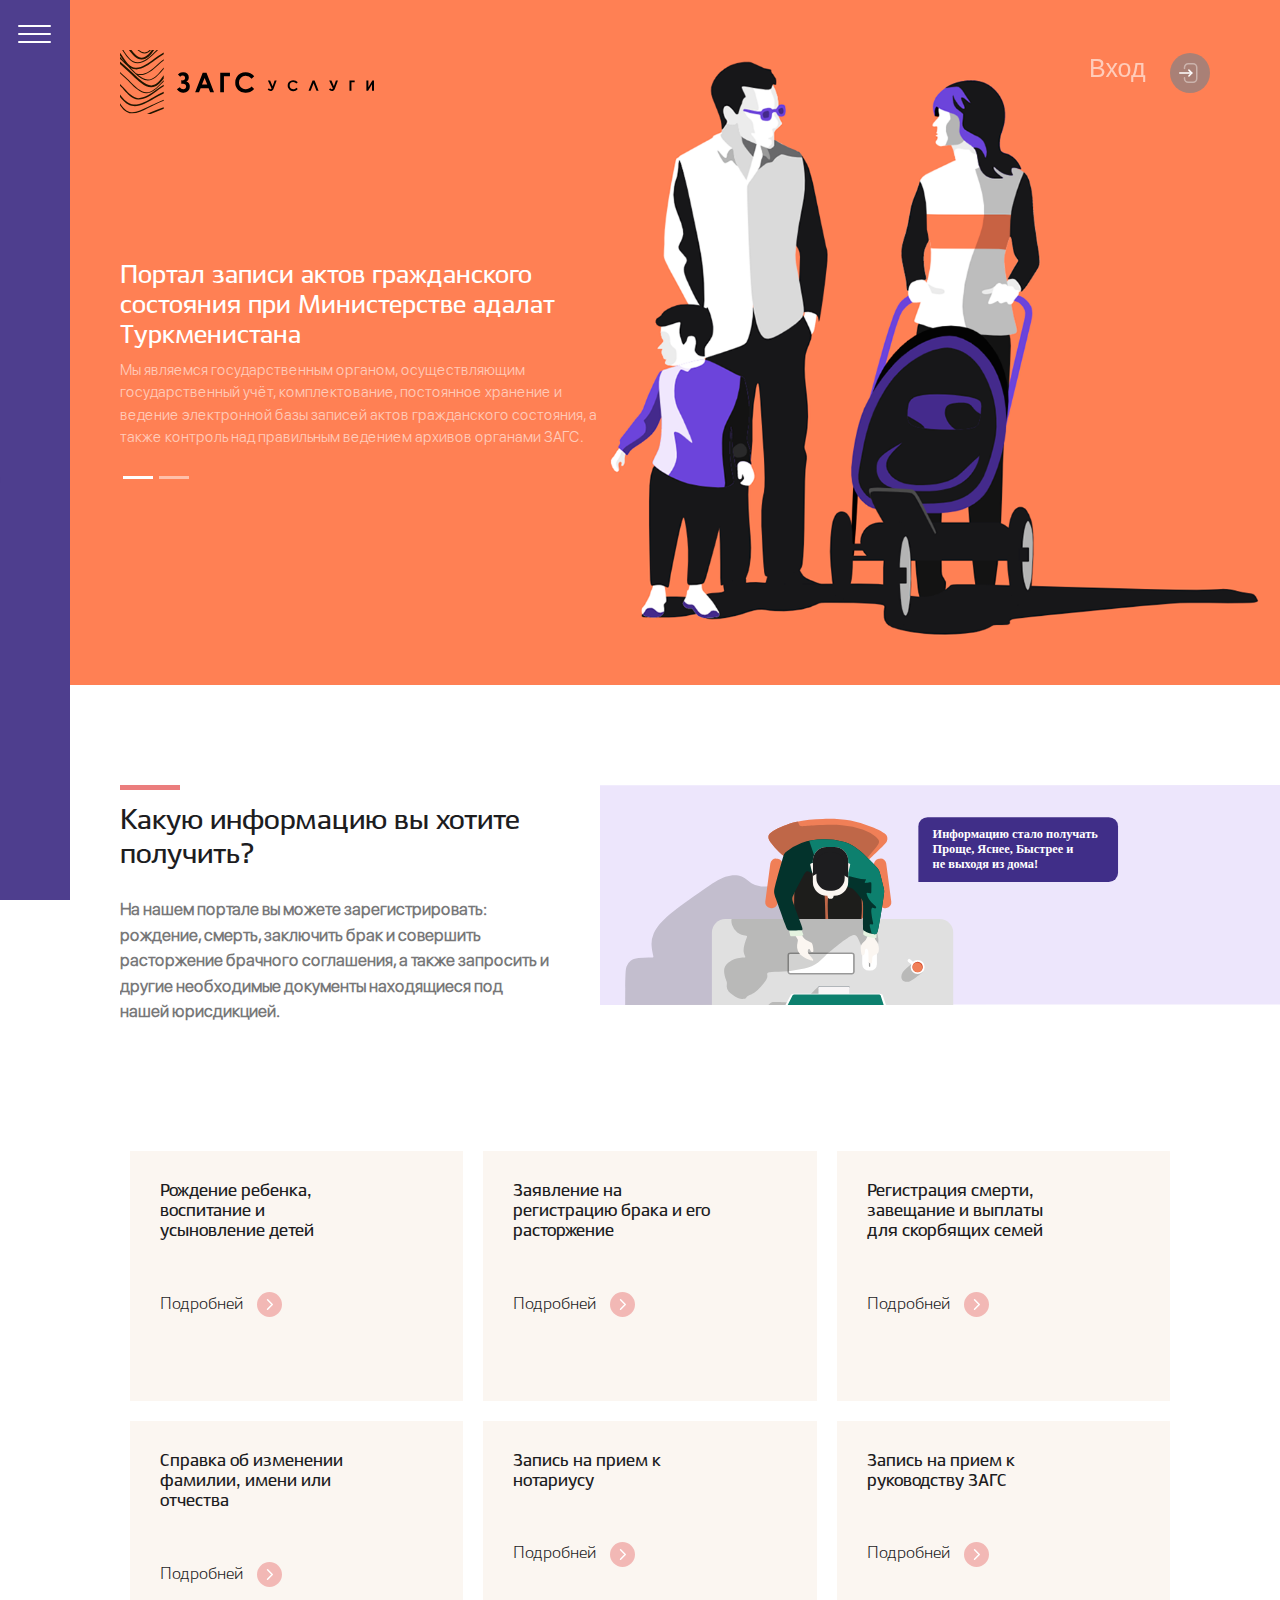
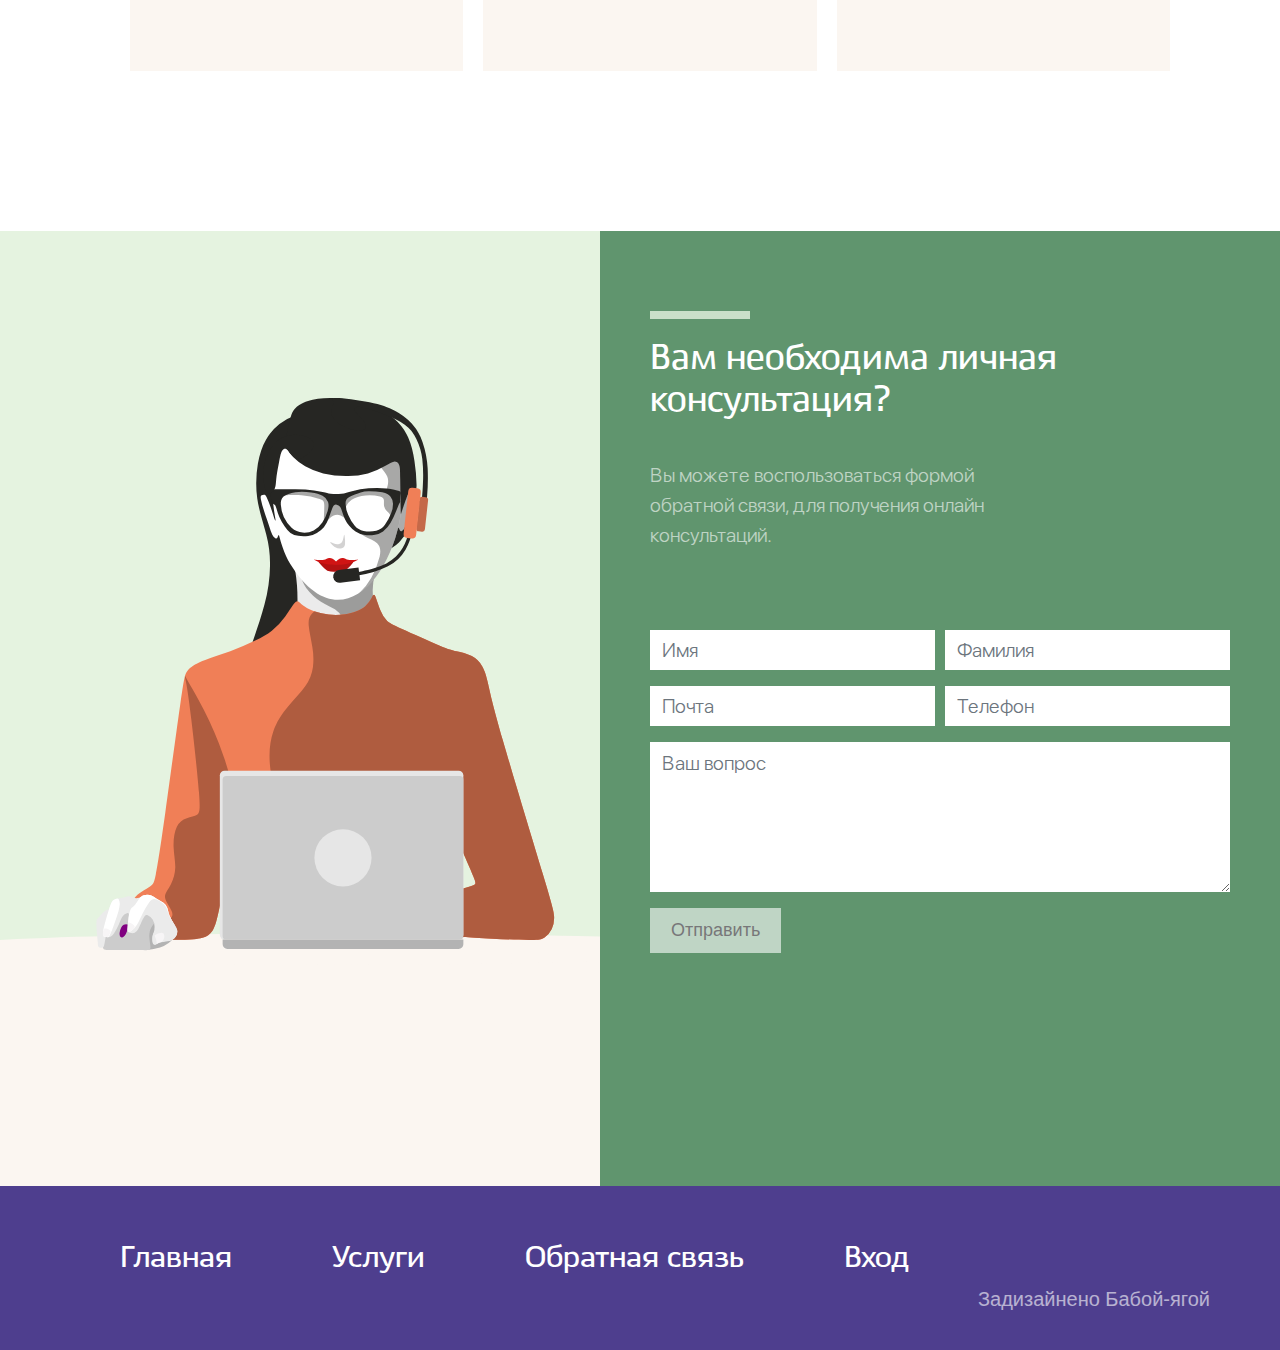
<file: index.html>
<!DOCTYPE html>
<html lang="en">
<head>
    <meta charset="UTF-8">
    <meta http-equiv="X-UA-Compatible" content="IE=edge">
    <meta name="viewport" content="width=device-width, initial-scale=1.0">
    <meta name="image" property="og:image" content="img/main.png">
    <title>Виртуальный Загс</title>

    <!--    Css file-->
    <link rel="stylesheet" href="bootstrap-4.6.0/css/bootstrap.min.css">
    <link rel="stylesheet" href="css/style.css">
    <link rel="stylesheet" href="css/media-index.css">

    <!--    Js file-->
    <script src="js/jquery.min.js"></script>
    <script src="bootstrap-4.6.0/js/bootstrap.min.js"></script>
    <script src="js/script.js"></script>
</head>
<body>

<!--Commit-->
<!--Navigation menu-->
<section class="banner" id="top">

    <div class="fixed-hamburger">
        <label for="menu-control" class="hamburger">
            <i class="hamburger__icon"></i>
            <i class="hamburger__icon"></i>
            <i class="hamburger__icon"></i>
        </label>

        <input type="checkbox" id="menu-control" class="menu-control">

        <aside class="sidebar">

            <nav class="sidebar__menu">
                <a href="#" onclick="slowScroll('#top')">Главная</a>
                <a href="#" title="contact" onclick="slowScroll('#contact')">Обратная связь</a>
                <a href="sign-in.html">Вход</a>
                <a href="index-en.html">En</a>
            </nav>

            <label for="menu-control" class="sidebar__close"></label>

        </aside>
    </div>

    <a href="index.html" class="logotype" onclick="slowScroll('#top')">
        <img src="img/logo.svg" alt="">
    </a>

    <a href="sign-in.html" class="sign-in">
        <span>Вход</span>
        <svg xmlns="http://www.w3.org/2000/svg" width="40" height="40" viewBox="0 0 40 40">
            <defs>
                <style>.a {
                    fill: #fff;
                    opacity: 0.4;
                }

                .b, .c {
                    fill: none;
                    stroke: #fff;
                    stroke-linecap: round;
                    stroke-linejoin: round;
                    stroke-miterlimit: 10;
                    stroke-width: 1.5px;
                }

                .c {
                    opacity: 0.4;
                }</style>
            </defs>
            <g transform="translate(-75)">
                <rect class="a" width="40" height="40" rx="20" transform="translate(75)"/>
                <g transform="translate(84.771 10.772)">
                    <g transform="translate(-0.772 -0.772)">
                        <path class="b" d="M12.041.5H0" transform="translate(0.771 9.522)"/>
                        <path class="b" d="M0,0,2.928,2.916,0,5.832" transform="translate(9.885 7.106)"/>
                        <path class="c"
                              d="M0,4.617V3.684A3.684,3.684,0,0,1,3.685,0H8.569a3.675,3.675,0,0,1,3.675,3.675v11.14A3.685,3.685,0,0,1,8.559,18.5H3.674A3.675,3.675,0,0,1,0,14.825v-.942"
                              transform="translate(5.504 0.772)"/>
                    </g>
                </g>
            </g>
        </svg>
    </a>

    <div id="carouselExampleCaptions" class="carousel slide carousel-fade" data-ride="carousel">
        <div class="carousel-inner">
            <div class="carousel-item active">
                <img src="img/main.png" class="main w-100" alt="Banner">
                <img src="img/phone-main.png" class="black w-100" alt="Banner">
                <img src="img/iphonex-1.png" class="three w-100" alt="Banner">
                <div class="carousel-caption d-none d-md-block">
                    <h2>
                        Портал записи актов гражданского состояния при Министерстве адалат Туркменистана
                    </h2>
                    <p>
                        Мы являемся государственным органом, осуществляющим государственный учёт,
                        комплектование, постоянное хранение и ведение электронной базы записей актов
                        гражданского состояния, а также контроль над правильным ведением архивов органами
                        ЗАГС.
                    </p>
                </div>
            </div>
            <div class="carousel-item">
                <img src="img/illustration.png" class="main w-100" alt="Banner">
                <img src="img/phone-illustration.png" class="black w-100" alt="Banner">
                <img src="img/iphonex-2.png" class="three w-100" alt="Banner">
                <div class="carousel-caption d-none d-md-block">
                    <h2>
                        Портал записи актов гражданского состояния при Министерстве адалат Туркменистана
                    </h2>
                    <p>
                        Мы являемся государственным органом, осуществляющим государственный учёт,
                        комплектование, постоянное хранение и ведение электронной базы записей актов
                        гражданского состояния, а также контроль над правильным ведением архивов органами
                        ЗАГС.
                    </p>
                </div>
            </div>

            <ol class="carousel-indicators">
                <li data-target="#carouselExampleCaptions" data-slide-to="0" class="active"></li>
                <li data-target="#carouselExampleCaptions" data-slide-to="1"></li>
            </ol>
        </div>
    </div>

</section>

<!--2-nd section: How to get information?-->
<section class="information d-flex mayas-container" id="services">

    <div class="answer">
        <div class="pink"></div>

        <h1 class="ans-title">
            Какую информацию вы хотите получить?
        </h1>
        <p class="ans-text">
            На нашем портале вы можете зарегистрировать: рождение, смерть, заключить брак и совершить
            расторжение брачного соглашения, а также запросить и другие необходимые документы находящиеся
            под нашей юрисдикцией.
        </p>
    </div>

    <div class="info-img">
        <img src="img/information-img.svg" alt="information">
    </div>

</section>

<!--3-rd section: Grid links - Bootstrap cards-->
<section class="links mayas-container">
    <div class="row">
        <div class="col-md-4">
            <div class="card">
                <div class="card-body">
                    <h5 class="card-title">Рождение ребенка, воспитание и усыновление детей</h5>
                    <a href="baby-birth.html" class="podrobno">
                        Подробней
                        <svg xmlns="http://www.w3.org/2000/svg" width="25.102" height="25.102"
                             viewBox="0 0 25.102 25.102">
                            <defs>
                                <style>.a {
                                    fill: #e65c5c;
                                    opacity: 0.4;
                                }

                                .b {
                                    fill: none;
                                    stroke: #fff;
                                    stroke-linecap: round;
                                    stroke-linejoin: round;
                                    stroke-miterlimit: 10;
                                    stroke-width: 1.5px;
                                }</style>
                            </defs>
                            <g transform="translate(0 0)">
                                <g transform="translate(0 25.102) rotate(-90)">
                                    <path class="a"
                                          d="M0,12.551A12.551,12.551,0,1,0,12.551,0,12.551,12.551,0,0,0,0,12.551Z"/>
                                    <path class="b" d="M0,0,4.71,4.73,9.419,0" transform="translate(7.841 10.594)"/>
                                </g>
                            </g>
                        </svg>
                    </a>
                </div>
            </div>
        </div>
        <div class="col-md-4">
            <div class="card">
                <div class="card-body">
                    <h5 class="card-title">Заявление на регистрацию брака и его расторжение</h5>
                    <a href="#" class="podrobno">
                        Подробней
                        <svg xmlns="http://www.w3.org/2000/svg" width="25.102" height="25.102"
                             viewBox="0 0 25.102 25.102">
                            <defs>
                                <style>.a {
                                    fill: #e65c5c;
                                    opacity: 0.4;
                                }

                                .b {
                                    fill: none;
                                    stroke: #fff;
                                    stroke-linecap: round;
                                    stroke-linejoin: round;
                                    stroke-miterlimit: 10;
                                    stroke-width: 1.5px;
                                }</style>
                            </defs>
                            <g transform="translate(0 0)">
                                <g transform="translate(0 25.102) rotate(-90)">
                                    <path class="a"
                                          d="M0,12.551A12.551,12.551,0,1,0,12.551,0,12.551,12.551,0,0,0,0,12.551Z"/>
                                    <path class="b" d="M0,0,4.71,4.73,9.419,0" transform="translate(7.841 10.594)"/>
                                </g>
                            </g>
                        </svg>
                    </a>
                </div>
            </div>
        </div>
        <div class="col-md-4">
            <div class="card">
                <div class="card-body">
                    <h5 class="card-title">Регистрация смерти, завещание и выплаты для скорбящих семей</h5>
                    <a href="#" class="podrobno">
                        Подробней
                        <svg xmlns="http://www.w3.org/2000/svg" width="25.102" height="25.102"
                             viewBox="0 0 25.102 25.102">
                            <defs>
                                <style>.a {
                                    fill: #e65c5c;
                                    opacity: 0.4;
                                }

                                .b {
                                    fill: none;
                                    stroke: #fff;
                                    stroke-linecap: round;
                                    stroke-linejoin: round;
                                    stroke-miterlimit: 10;
                                    stroke-width: 1.5px;
                                }</style>
                            </defs>
                            <g transform="translate(0 0)">
                                <g transform="translate(0 25.102) rotate(-90)">
                                    <path class="a"
                                          d="M0,12.551A12.551,12.551,0,1,0,12.551,0,12.551,12.551,0,0,0,0,12.551Z"/>
                                    <path class="b" d="M0,0,4.71,4.73,9.419,0" transform="translate(7.841 10.594)"/>
                                </g>
                            </g>
                        </svg>
                    </a>
                </div>
            </div>
        </div>
    </div>
    <div class="row">
        <div class="col-md-4">
            <div class="card">
                <div class="card-body">
                    <h5 class="card-title">Справка об изменении фамилии, имени или отчества</h5>
                    <a href="#" class="podrobno">
                        Подробней
                        <svg xmlns="http://www.w3.org/2000/svg" width="25.102" height="25.102"
                             viewBox="0 0 25.102 25.102">
                            <defs>
                                <style>.a {
                                    fill: #e65c5c;
                                    opacity: 0.4;
                                }

                                .b {
                                    fill: none;
                                    stroke: #fff;
                                    stroke-linecap: round;
                                    stroke-linejoin: round;
                                    stroke-miterlimit: 10;
                                    stroke-width: 1.5px;
                                }</style>
                            </defs>
                            <g transform="translate(0 0)">
                                <g transform="translate(0 25.102) rotate(-90)">
                                    <path class="a"
                                          d="M0,12.551A12.551,12.551,0,1,0,12.551,0,12.551,12.551,0,0,0,0,12.551Z"/>
                                    <path class="b" d="M0,0,4.71,4.73,9.419,0" transform="translate(7.841 10.594)"/>
                                </g>
                            </g>
                        </svg>
                    </a>
                </div>
            </div>
        </div>
        <div class="col-md-4">
            <div class="card">
                <div class="card-body">
                    <h5 class="card-title">Запись на прием к нотариусу</h5>
                    <a href="#" class="podrobno">
                        Подробней
                        <svg xmlns="http://www.w3.org/2000/svg" width="25.102" height="25.102"
                             viewBox="0 0 25.102 25.102">
                            <defs>
                                <style>.a {
                                    fill: #e65c5c;
                                    opacity: 0.4;
                                }

                                .b {
                                    fill: none;
                                    stroke: #fff;
                                    stroke-linecap: round;
                                    stroke-linejoin: round;
                                    stroke-miterlimit: 10;
                                    stroke-width: 1.5px;
                                }</style>
                            </defs>
                            <g transform="translate(0 0)">
                                <g transform="translate(0 25.102) rotate(-90)">
                                    <path class="a"
                                          d="M0,12.551A12.551,12.551,0,1,0,12.551,0,12.551,12.551,0,0,0,0,12.551Z"/>
                                    <path class="b" d="M0,0,4.71,4.73,9.419,0" transform="translate(7.841 10.594)"/>
                                </g>
                            </g>
                        </svg>
                    </a>
                </div>
            </div>
        </div>
        <div class="col-md-4">
            <div class="card">
                <div class="card-body">
                    <h5 class="card-title">Запись на прием к руководству ЗАГС</h5>
                    <a href="#" class="podrobno">
                        Подробней
                        <svg xmlns="http://www.w3.org/2000/svg" width="25.102" height="25.102"
                             viewBox="0 0 25.102 25.102">
                            <defs>
                                <style>.a {
                                    fill: #e65c5c;
                                    opacity: 0.4;
                                }

                                .b {
                                    fill: none;
                                    stroke: #fff;
                                    stroke-linecap: round;
                                    stroke-linejoin: round;
                                    stroke-miterlimit: 10;
                                    stroke-width: 1.5px;
                                }</style>
                            </defs>
                            <g transform="translate(0 0)">
                                <g transform="translate(0 25.102) rotate(-90)">
                                    <path class="a"
                                          d="M0,12.551A12.551,12.551,0,1,0,12.551,0,12.551,12.551,0,0,0,0,12.551Z"/>
                                    <path class="b" d="M0,0,4.71,4.73,9.419,0" transform="translate(7.841 10.594)"/>
                                </g>
                            </g>
                        </svg>
                    </a>
                </div>
            </div>
        </div>
    </div>
</section>

<!--4-th section: With Form-->
<section class="consultation d-flex" id="contact">
    <div class="left-block">
        <img src="img/form.svg" alt="girl with computer">
    </div>
    <div class="right-block">
        <div class="green"></div>
        <h1>Вам необходима личная консультация?</h1>
        <p>Вы можете воспользоваться формой обратной связи, для получения онлайн консультаций.</p>
        <form>
            <div class="form-row">
                <div class="form-group col-md-6">
                    <input type="text" class="form-control" placeholder="Имя">
                </div>
                <div class="form-group col-md-6">
                    <input type="text" class="form-control" placeholder="Фамилия">
                </div>
            </div>
            <div class="form-row">
                <div class="form-group col-md-6">
                    <input type="text" class="form-control" placeholder="Почта">
                </div>
                <div class="form-group col-md-6">
                    <input type="text" class="form-control" placeholder="Телефон">
                </div>
            </div>
            <div class="form-group">
                <textarea type="text" class="form-control" placeholder="Ваш вопрос"></textarea>
            </div>
            <button type="button" class="btn btn-outline-purple">Отправить</button>
        </form>
    </div>
</section>

<!--Footer-->
<footer>
    <div class="mayas-container others d-flex">
        <a href="#" onclick="slowScroll('#top')">Главная</a>
        <a href="#" title="services" onclick="slowScroll('#services')">Услуги</a>
        <a href="#" title="contact" onclick="slowScroll('#contact')">Обратная связь</a>
        <a href="sign-in.html">Вход</a>
    </div>

    <div class="position-absolute abs">
        <p>Задизайнено Бабой-ягой</p>
    </div>
</footer>

</body>
</html>
</file>
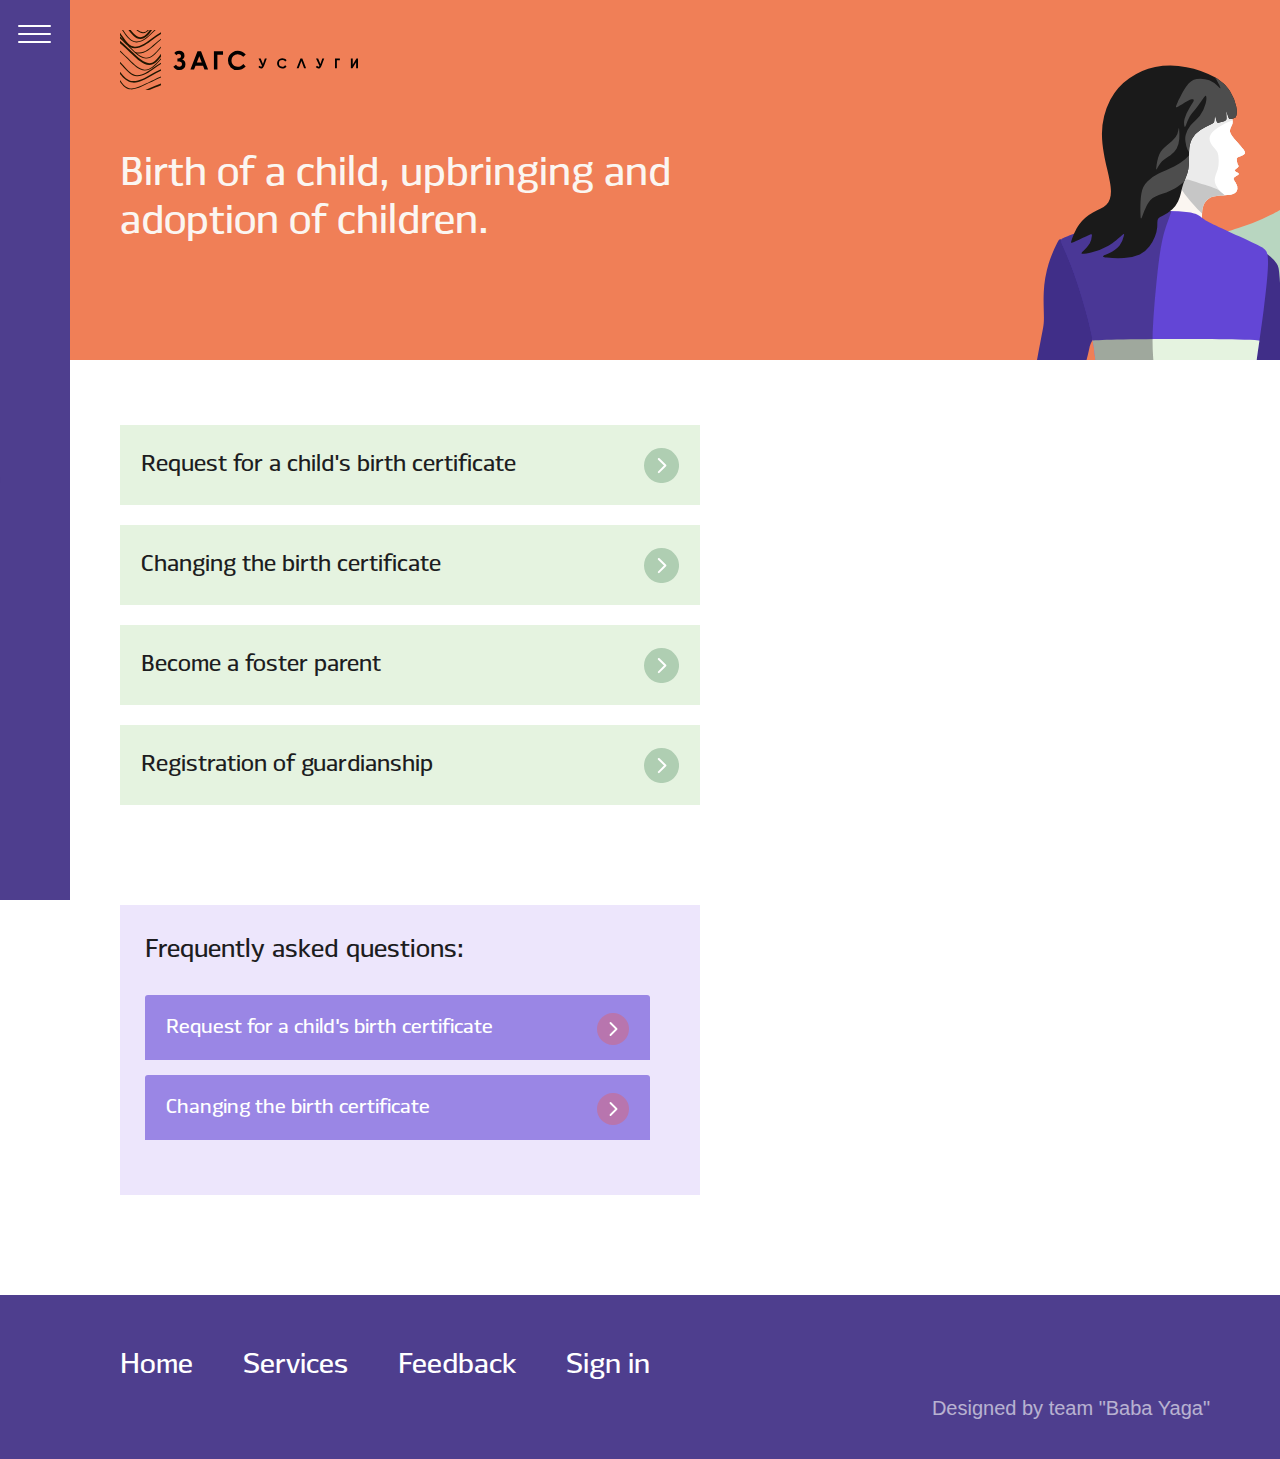
<file: baby-birth-en.html>
<!DOCTYPE html>
<html lang="en">
<head>
    <meta charset="UTF-8">
    <meta http-equiv="X-UA-Compatible" content="IE=edge">
    <meta name="viewport" content="width=device-width, initial-scale=1.0">
    <meta name="image" property="og:image" content="img/page-2.png">
    <title>Virtual Civil Registry Office</title>

    <!--    Css file-->
    <link rel="stylesheet" href="bootstrap-4.6.0/css/bootstrap.min.css">
<link rel="stylesheet" href="css/style.css">
    <link rel="stylesheet" href="css/media-baby-birth.css">

    <!--    Js file-->
    <script src="js/jquery.min.js"></script>
    <script src="bootstrap-4.6.0/js/bootstrap.js"></script>
    <script src="js/script.js"></script>
</head>
<body id="baby-birth">

<!--Navigation menu-->
<section class="banner">

    <div class="fixed-hamburger">
        <label for="menu-control" class="hamburger">
            <i class="hamburger__icon"></i>
            <i class="hamburger__icon"></i>
            <i class="hamburger__icon"></i>
        </label>

        <input type="checkbox" id="menu-control" class="menu-control">

        <aside class="sidebar">

            <nav class="sidebar__menu">
                <a href="index-en.html">Home</a>
                <a href="index-en.html" title="contact" onclick="slowScroll('#contact')">Feedback</a>
                <a href="sign-in-en.html">Sign in</a>
                <a href="baby-birth.html">Ru</a>
            </nav>

            <label for="menu-control" class="sidebar__close"></label>

        </aside>
    </div>

    <a href="index-en.html" class="logotype">
        <img src="img/logo.svg">
    </a>

    <div class="banner-img">
        <h1>Birth of a child, upbringing and adoption of children.</h1>
    </div>

</section>

<!--Accordion with answers to questions-->
<div class="accordion mayas-container ques" id="accordionExample">
    <div class="card">
        <div class="card-header" id="headingOne">
            <h2 class="mb-0">
                <button class="btn btn-link btn-block text-left d-flex justify-content-between" type="button" data-toggle="collapse" data-target="#collapseOne" aria-expanded="true" aria-controls="collapseOne">
                    Request for a child's birth certificate
                    <svg xmlns="http://www.w3.org/2000/svg" width="35.061" height="35.061" viewBox="0 0 35.061 35.061"><defs><style>.a{fill:#fbf6f1;opacity:0.4;}.b{fill:none;stroke:#fff;stroke-linecap:round;stroke-linejoin:round;stroke-miterlimit:10;stroke-width:2px;}</style></defs><g transform="translate(0 35.061) rotate(-90)"><path class="a" d="M0,17.531A17.531,17.531,0,1,0,17.531,0,17.531,17.531,0,0,0,0,17.531Z" transform="translate(0)"/><path class="b" d="M0,0,6.578,6.607,13.157,0" transform="translate(10.952 14.797)"/></g></svg>
                </button>
            </h2>
        </div>

        <div id="collapseOne" class="collapse" aria-labelledby="headingOne" data-parent="#accordionExample">
            <div class="card-body">
                <h3 class="first-h3">How does it work?</h3>
                <p>
                    1. The applicant <a href="sign-in-en.html">logs in</a> to the portal, fills out the application and sends it to the Civil Registry office.
                </p>
                <p>
                    2. The civil registry offices draw up and send a certificate to the applicant through the portal to the postal address specified by you.
                </p>
                <h3 class="second-h3">Required documents</h3>
                <p>
                    Documents certifying the involvement of the applicant (a notarized power of attorney, a document certifying kinship)
                </p>
                <h3 class="third-h3">Terms of service provision</h3>
                <p>Within 3 to 5 days.</p>
            </div>
        </div>
    </div>
    <div class="card">
        <div class="card-header" id="headingTwo">
            <h2 class="mb-0">
                <button class="btn btn-link btn-block text-left d-flex justify-content-between" type="button" data-toggle="collapse" data-target="#collapseTwo" aria-expanded="true" aria-controls="collapseTwo">
                    Changing the birth certificate
                    <svg xmlns="http://www.w3.org/2000/svg" width="35.061" height="35.061" viewBox="0 0 35.061 35.061"><defs><style>.a{fill:#fbf6f1;opacity:0.4;}.b{fill:none;stroke:#fff;stroke-linecap:round;stroke-linejoin:round;stroke-miterlimit:10;stroke-width:2px;}</style></defs><g transform="translate(0 35.061) rotate(-90)"><path class="a" d="M0,17.531A17.531,17.531,0,1,0,17.531,0,17.531,17.531,0,0,0,0,17.531Z" transform="translate(0)"/><path class="b" d="M0,0,6.578,6.607,13.157,0" transform="translate(10.952 14.797)"/></g></svg>
                </button>
            </h2>
        </div>

        <div id="collapseTwo" class="collapse" aria-labelledby="headingTwo" data-parent="#accordionExample">
            <div class="card-body">
                <h3 class="first-h3">How does it work?</h3>
                <p>
                    1. The applicant <a href="sign-in-en.html">logs in</a> to the portal, fills out the application and sends it to the Civil Registry office.
                </p>
                <p>
                    2. The civil registry offices draw up and send a certificate to the applicant through the portal to the postal address specified by you.
                </p>
                <h3 class="second-h3">Required documents</h3>
                <p>
                    Documents certifying the involvement of the applicant (a notarized power of attorney, a document certifying kinship)
                </p>
                <h3 class="third-h3">Terms of service provision</h3>
                <p>Within 3 to 5 days.</p>
            </div>
        </div>
    </div>
    <div class="card">
        <div class="card-header" id="headingThree">
            <h2 class="mb-0">
                <button class="btn btn-link btn-block text-left d-flex justify-content-between" type="button" data-toggle="collapse" data-target="#collapseThree" aria-expanded="true" aria-controls="collapseThree">
                    Become a foster parent
                    <svg xmlns="http://www.w3.org/2000/svg" width="35.061" height="35.061" viewBox="0 0 35.061 35.061"><defs><style>.a{fill:#fbf6f1;opacity:0.4;}.b{fill:none;stroke:#fff;stroke-linecap:round;stroke-linejoin:round;stroke-miterlimit:10;stroke-width:2px;}</style></defs><g transform="translate(0 35.061) rotate(-90)"><path class="a" d="M0,17.531A17.531,17.531,0,1,0,17.531,0,17.531,17.531,0,0,0,0,17.531Z" transform="translate(0)"/><path class="b" d="M0,0,6.578,6.607,13.157,0" transform="translate(10.952 14.797)"/></g></svg>
                </button>
            </h2>
        </div>

        <div id="collapseThree" class="collapse" aria-labelledby="headingThree" data-parent="#accordionExample">
            <div class="card-body">
                <h3 class="first-h3">How does it work?</h3>
                <p>
                    1. The applicant <a href="sign-in-en.html">logs in</a> to the portal, fills out the application and sends it to the Civil Registry office.
                </p>
                <p>
                    2. The civil registry offices draw up and send a certificate to the applicant through the portal to the postal address specified by you.
                </p>
                <h3 class="second-h3">Required documents</h3>
                <p>
                    Documents certifying the involvement of the applicant (a notarized power of attorney, a document certifying kinship)
                </p>
                <h3 class="third-h3">Terms of service provision</h3>
                <p>Within 3 to 5 days.</p>
            </div>
        </div>
    </div>
    <div class="card">
        <div class="card-header" id="headingFour">
            <h2 class="mb-0">
                <button class="btn btn-link btn-block text-left d-flex justify-content-between" type="button" data-toggle="collapse" data-target="#collapseFour" aria-expanded="true" aria-controls="collapseFour">
                    Registration of guardianship
                    <svg xmlns="http://www.w3.org/2000/svg" width="35.061" height="35.061" viewBox="0 0 35.061 35.061"><defs><style>.a{fill:#fbf6f1;opacity:0.4;}.b{fill:none;stroke:#fff;stroke-linecap:round;stroke-linejoin:round;stroke-miterlimit:10;stroke-width:2px;}</style></defs><g transform="translate(0 35.061) rotate(-90)"><path class="a" d="M0,17.531A17.531,17.531,0,1,0,17.531,0,17.531,17.531,0,0,0,0,17.531Z" transform="translate(0)"/><path class="b" d="M0,0,6.578,6.607,13.157,0" transform="translate(10.952 14.797)"/></g></svg>
                </button>
            </h2>
        </div>

        <div id="collapseFour" class="collapse" aria-labelledby="headingFour" data-parent="#accordionExample">
            <div class="card-body">
                <h3 class="first-h3">How does it work?</h3>
                <p>
                    1. The applicant <a href="sign-in-en.html">logs in</a> to the portal, fills out the application and sends it to the Civil Registry office.
                </p>
                <p>
                    2. The civil registry offices draw up and send a certificate to the applicant through the portal to the postal address specified by you.
                </p>
                <h3 class="second-h3">Required documents</h3>
                <p>
                    Documents certifying the involvement of the applicant (a notarized power of attorney, a document certifying kinship)
                </p>
                <h3 class="third-h3">Terms of service provision</h3>
                <p>Within 3 to 5 days.</p>
            </div>
        </div>
    </div>

    <div class="questions">
        <h3>Frequently asked questions:</h3>
        <div class="card">
            <div class="card-header" id="headingFive">
                <h2 class="mb-0">
                    <button class="btn btn-link btn-block text-left d-flex justify-content-between" type="button" data-toggle="collapse" data-target="#collapseFive" aria-expanded="true" aria-controls="collapseFive">
                        Request for a child's birth certificate
                        <svg xmlns="http://www.w3.org/2000/svg" width="35.061" height="35.061" viewBox="0 0 35.061 35.061"><defs><style>.a{fill:#fbf6f1;opacity:0.4;}.b{fill:none;stroke:#fff;stroke-linecap:round;stroke-linejoin:round;stroke-miterlimit:10;stroke-width:2px;}</style></defs><g transform="translate(0 35.061) rotate(-90)"><path class="a" d="M0,17.531A17.531,17.531,0,1,0,17.531,0,17.531,17.531,0,0,0,0,17.531Z" transform="translate(0)"/><path class="b" d="M0,0,6.578,6.607,13.157,0" transform="translate(10.952 14.797)"/></g></svg>
                    </button>
                </h2>
            </div>

            <div id="collapseFive" class="collapse" aria-labelledby="headingFive" data-parent="#accordionExample">
                <div class="card-body">
                    <p>
                        The application to the registry office is submitted 1 month before the proposed marriage.
                        For the registration of marriage, you need to pay a state fee of 20 TMT.
                    </p>
                    <p>
                        To get a marriage registration certificate, you need to come to the registry office on the
                        appointed day. Registration of marriage can take place in a solemn atmosphere at the request
                        of the bride and groom.
                    </p>
                </div>
            </div>
        </div>
        <div class="card">
            <div class="card-header" id="headingSix">
                <h2 class="mb-0">
                    <button class="btn btn-link btn-block text-left d-flex justify-content-between" type="button" data-toggle="collapse" data-target="#collapseSix" aria-expanded="true" aria-controls="collapseSix">
                        Changing the birth certificate
                        <svg xmlns="http://www.w3.org/2000/svg" width="35.061" height="35.061" viewBox="0 0 35.061 35.061"><defs><style>.a{fill:#fbf6f1;opacity:0.4;}.b{fill:none;stroke:#fff;stroke-linecap:round;stroke-linejoin:round;stroke-miterlimit:10;stroke-width:2px;}</style></defs><g transform="translate(0 35.061) rotate(-90)"><path class="a" d="M0,17.531A17.531,17.531,0,1,0,17.531,0,17.531,17.531,0,0,0,0,17.531Z" transform="translate(0)"/><path class="b" d="M0,0,6.578,6.607,13.157,0" transform="translate(10.952 14.797)"/></g></svg>
                    </button>
                </h2>
            </div>

            <div id="collapseSix" class="collapse" aria-labelledby="headingSix" data-parent="#accordionExample">
                <div class="card-body">
                    <p>
                        The application to the registry office is submitted 1 month before the proposed marriage.
                        For the registration of marriage, you need to pay a state fee of 20 TMT.
                    </p>
                    <p>
                        To get a marriage registration certificate, you need to come to the registry office on the
                        appointed day. Registration of marriage can take place in a solemn atmosphere at the request
                        of the bride and groom.
                    </p>
                </div>
            </div>
        </div>
    </div>
</div>

<!--Footer-->
<footer>
    <div class="mayas-container others d-flex">
        <a href="index-en.html" onclick="slowScroll('#top')">Home</a>
        <a href="index-en.html" title="services" onclick="slowScroll('#services')">Services</a>
        <a href="index-en.html" title="contact" onclick="slowScroll('#contact')">Feedback</a>
        <a href="sign-in-en.html">Sign in</a>
    </div>

    <div class="position-absolute abs">
        <p>Designed by team "Baba Yaga"</p>
    </div>
</footer>

</body>
</html>
</file>
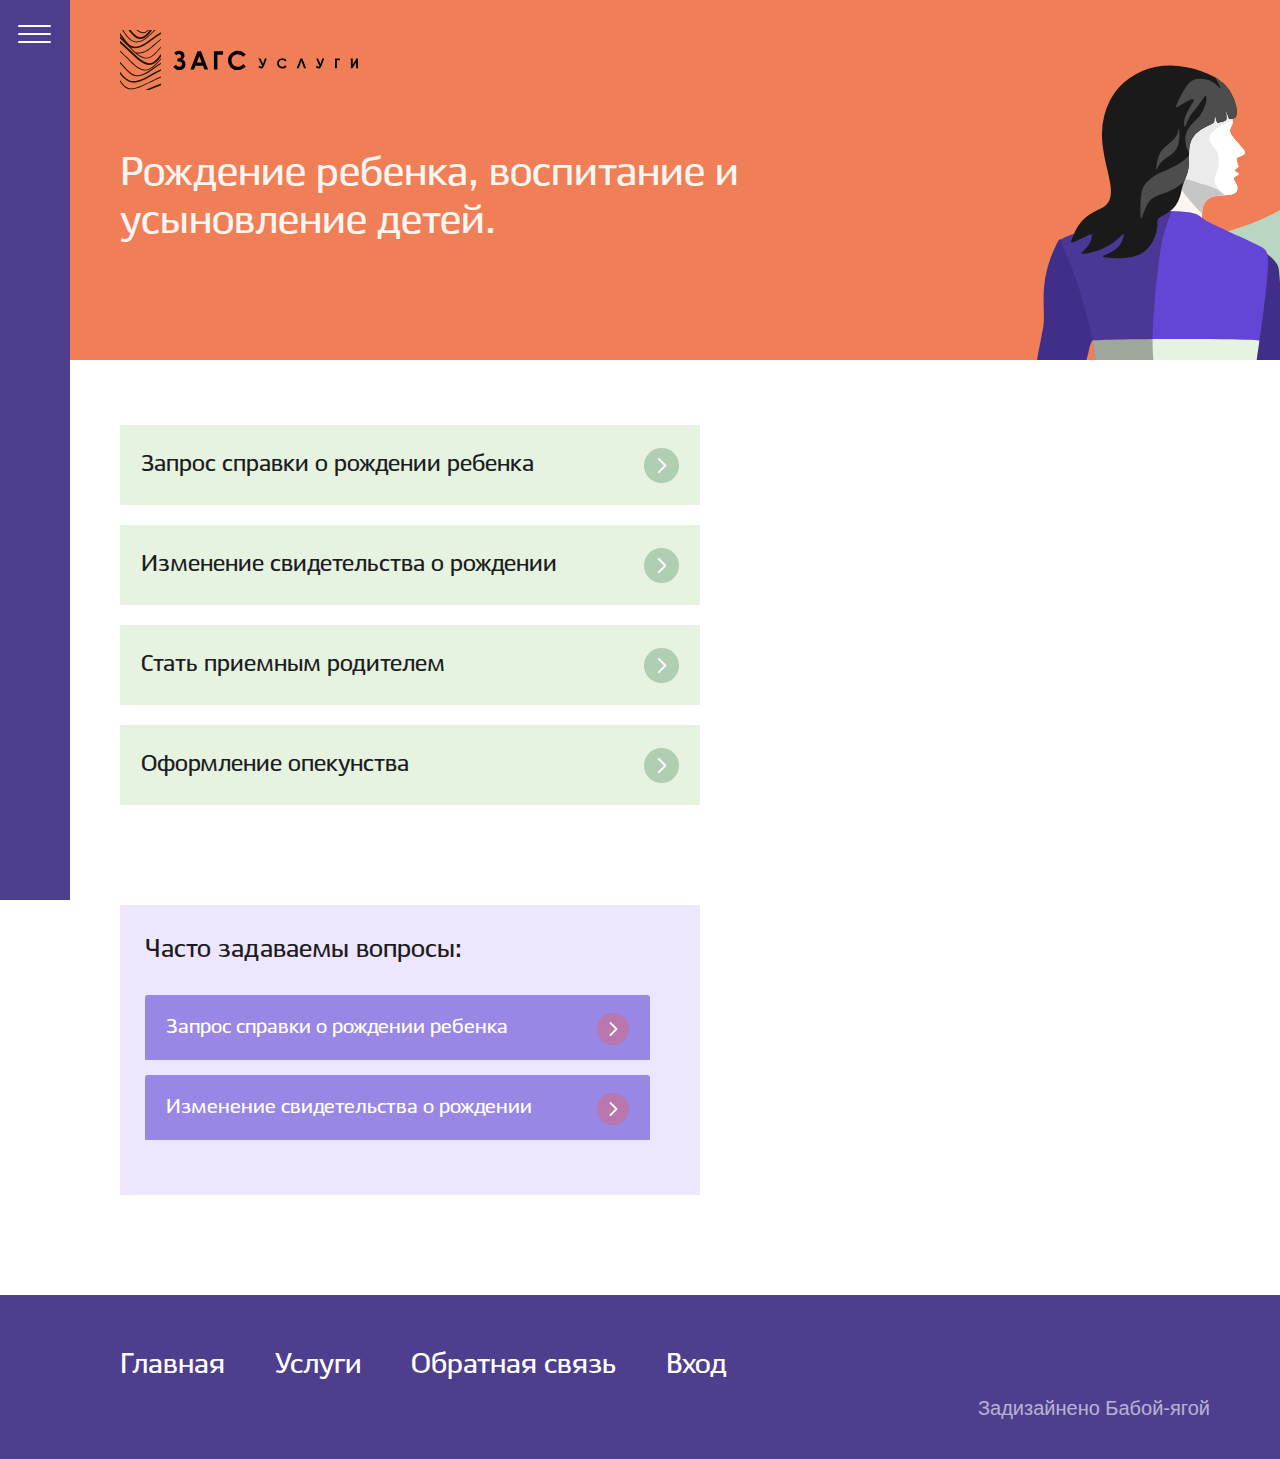
<file: baby-birth.html>
<!DOCTYPE html>
<html lang="en">
<head>
    <meta charset="UTF-8">
    <meta http-equiv="X-UA-Compatible" content="IE=edge">
    <meta name="viewport" content="width=device-width, initial-scale=1.0">
    <meta name="image" property="og:image" content="img/page-2.png">
    <title>Виртуальный Загс</title>

    <!--    Css file-->
    <link rel="stylesheet" href="bootstrap-4.6.0/css/bootstrap.min.css">
<link rel="stylesheet" href="css/style.css">
    <link rel="stylesheet" href="css/media-baby-birth.css">

    <!--    Js file-->
    <script src="js/jquery.min.js"></script>
    <script src="bootstrap-4.6.0/js/bootstrap.js"></script>
    <script src="js/script.js"></script>
</head>
<body id="baby-birth">

<!--Navigation menu-->
<section class="banner">

    <div class="fixed-hamburger">
        <label for="menu-control" class="hamburger">
            <i class="hamburger__icon"></i>
            <i class="hamburger__icon"></i>
            <i class="hamburger__icon"></i>
        </label>

        <input type="checkbox" id="menu-control" class="menu-control">

        <aside class="sidebar">

            <nav class="sidebar__menu">
                <a href="index.html">Главная</a>
                <a href="index.html" title="contact" onclick="slowScroll('#contact')">Обратная связь</a>
                <a href="sign-in.html">Вход</a>
                <a href="baby-birth-en.html">En</a>
            </nav>

            <label for="menu-control" class="sidebar__close"></label>

        </aside>
    </div>

    <a href="index.html" class="logotype" onclick="slowScroll('#top')">
        <img src="img/logo.svg">
    </a>

    <div class="banner-img">
        <h1>Рождение ребенка, воспитание и усыновление детей.</h1>
    </div>

</section>

<!--Accordion with answers to questions-->
<div class="accordion mayas-container ques" id="accordionExample">
    <div class="card">
        <div class="card-header" id="headingOne">
            <h2 class="mb-0">
                <button class="btn btn-link btn-block text-left d-flex justify-content-between" type="button" data-toggle="collapse" data-target="#collapseOne" aria-expanded="true" aria-controls="collapseOne">
                    Запрос справки о рождении ребенка
                    <svg xmlns="http://www.w3.org/2000/svg" width="35.061" height="35.061" viewBox="0 0 35.061 35.061"><defs><style>.a{fill:#fbf6f1;opacity:0.4;}.b{fill:none;stroke:#fff;stroke-linecap:round;stroke-linejoin:round;stroke-miterlimit:10;stroke-width:2px;}</style></defs><g transform="translate(0 35.061) rotate(-90)"><path class="a" d="M0,17.531A17.531,17.531,0,1,0,17.531,0,17.531,17.531,0,0,0,0,17.531Z" transform="translate(0)"/><path class="b" d="M0,0,6.578,6.607,13.157,0" transform="translate(10.952 14.797)"/></g></svg>
                </button>
            </h2>
        </div>

        <div id="collapseOne" class="collapse" aria-labelledby="headingOne" data-parent="#accordionExample">
            <div class="card-body">
                <h3 class="first-h3">Как это работает?</h3>
                <p>
                    1. Заявитель <a href="sign-in.html">авторизуется</a> в портале, заполняет заявление и отправляет в органы ЗАГС.
                </p>
                <p>
                    2. Органы ЗАГС оформляют и направляют справку заявителю через портал на указанный вами почтовый адрес.
                </p>
                <h3 class="second-h3">Необходимые документы</h3>
                <p>
                    Документы, удостоверяющие причастность к заявителю (нотариальная доверенность, документ, удостоверяющий родственность)
                </p>
                <h3 class="third-h3">Сроки оказания услуги</h3>
                <p>В течении от 3-ех до 5-ти дней.</p>
            </div>
        </div>
    </div>
    <div class="card">
        <div class="card-header" id="headingTwo">
            <h2 class="mb-0">
                <button class="btn btn-link btn-block text-left d-flex justify-content-between" type="button" data-toggle="collapse" data-target="#collapseTwo" aria-expanded="true" aria-controls="collapseTwo">
                    Изменение свидетельства о рождении
                    <svg xmlns="http://www.w3.org/2000/svg" width="35.061" height="35.061" viewBox="0 0 35.061 35.061"><defs><style>.a{fill:#fbf6f1;opacity:0.4;}.b{fill:none;stroke:#fff;stroke-linecap:round;stroke-linejoin:round;stroke-miterlimit:10;stroke-width:2px;}</style></defs><g transform="translate(0 35.061) rotate(-90)"><path class="a" d="M0,17.531A17.531,17.531,0,1,0,17.531,0,17.531,17.531,0,0,0,0,17.531Z" transform="translate(0)"/><path class="b" d="M0,0,6.578,6.607,13.157,0" transform="translate(10.952 14.797)"/></g></svg>
                </button>
            </h2>
        </div>

        <div id="collapseTwo" class="collapse" aria-labelledby="headingTwo" data-parent="#accordionExample">
            <div class="card-body">
                <h3 class="first-h3">Как это работает?</h3>
                <p>
                    1. Заявитель <a href="sign-in.html">авторизуется</a> в портале, заполняет заявление и отправляет в органы ЗАГС.
                </p>
                <p>
                    2. Органы ЗАГС оформляют и направляют справку заявителю через портал на указанный вами почтовый адрес.
                </p>
                <h3 class="second-h3">Необходимые документы</h3>
                <p>
                    Документы, удостоверяющие причастность к заявителю (нотариальная доверенность, документ, удостоверяющий родственность)
                </p>
                <h3 class="third-h3">Сроки оказания услуги</h3>
                <p>В течении от 3-ех до 5-ти дней.</p>
            </div>
        </div>
    </div>
    <div class="card">
        <div class="card-header" id="headingThree">
            <h2 class="mb-0">
                <button class="btn btn-link btn-block text-left d-flex justify-content-between" type="button" data-toggle="collapse" data-target="#collapseThree" aria-expanded="true" aria-controls="collapseThree">
                    Стать приемным родителем
                    <svg xmlns="http://www.w3.org/2000/svg" width="35.061" height="35.061" viewBox="0 0 35.061 35.061"><defs><style>.a{fill:#fbf6f1;opacity:0.4;}.b{fill:none;stroke:#fff;stroke-linecap:round;stroke-linejoin:round;stroke-miterlimit:10;stroke-width:2px;}</style></defs><g transform="translate(0 35.061) rotate(-90)"><path class="a" d="M0,17.531A17.531,17.531,0,1,0,17.531,0,17.531,17.531,0,0,0,0,17.531Z" transform="translate(0)"/><path class="b" d="M0,0,6.578,6.607,13.157,0" transform="translate(10.952 14.797)"/></g></svg>
                </button>
            </h2>
        </div>

        <div id="collapseThree" class="collapse" aria-labelledby="headingThree" data-parent="#accordionExample">
            <div class="card-body">
                <h3 class="first-h3">Как это работает?</h3>
                <p>
                    1. Заявитель <a href="sign-in.html">авторизуется</a> в портале, заполняет заявление и отправляет в органы ЗАГС.
                </p>
                <p>
                    2. Органы ЗАГС оформляют и направляют справку заявителю через портал на указанный вами почтовый адрес.
                </p>
                <h3 class="second-h3">Необходимые документы</h3>
                <p>
                    Документы, удостоверяющие причастность к заявителю (нотариальная доверенность, документ, удостоверяющий родственность)
                </p>
                <h3 class="third-h3">Сроки оказания услуги</h3>
                <p>В течении от 3-ех до 5-ти дней.</p>
            </div>
        </div>
    </div>
    <div class="card">
        <div class="card-header" id="headingFour">
            <h2 class="mb-0">
                <button class="btn btn-link btn-block text-left d-flex justify-content-between" type="button" data-toggle="collapse" data-target="#collapseFour" aria-expanded="true" aria-controls="collapseFour">
                    Оформление опекунства
                    <svg xmlns="http://www.w3.org/2000/svg" width="35.061" height="35.061" viewBox="0 0 35.061 35.061"><defs><style>.a{fill:#fbf6f1;opacity:0.4;}.b{fill:none;stroke:#fff;stroke-linecap:round;stroke-linejoin:round;stroke-miterlimit:10;stroke-width:2px;}</style></defs><g transform="translate(0 35.061) rotate(-90)"><path class="a" d="M0,17.531A17.531,17.531,0,1,0,17.531,0,17.531,17.531,0,0,0,0,17.531Z" transform="translate(0)"/><path class="b" d="M0,0,6.578,6.607,13.157,0" transform="translate(10.952 14.797)"/></g></svg>
                </button>
            </h2>
        </div>

        <div id="collapseFour" class="collapse" aria-labelledby="headingFour" data-parent="#accordionExample">
            <div class="card-body">
                <h3 class="first-h3">Как это работает?</h3>
                <p>
                    1. Заявитель <a href="sign-in.html">авторизуется</a> в портале, заполняет заявление и отправляет в органы ЗАГС.
                </p>
                <p>
                    2. Органы ЗАГС оформляют и направляют справку заявителю через портал на указанный вами почтовый адрес.
                </p>
                <h3 class="second-h3">Необходимые документы</h3>
                <p>
                    Документы, удостоверяющие причастность к заявителю (нотариальная доверенность, документ, удостоверяющий родственность)
                </p>
                <h3 class="third-h3">Сроки оказания услуги</h3>
                <p>В течении от 3-ех до 5-ти дней.</p>
            </div>
        </div>
    </div>

    <div class="questions">
        <h3>Часто задаваемы вопросы:</h3>
        <div class="card">
            <div class="card-header" id="headingFive">
                <h2 class="mb-0">
                    <button class="btn btn-link btn-block text-left d-flex justify-content-between" type="button" data-toggle="collapse" data-target="#collapseFive" aria-expanded="true" aria-controls="collapseFive">
                        Запрос справки о рождении ребенка
                        <svg xmlns="http://www.w3.org/2000/svg" width="35.061" height="35.061" viewBox="0 0 35.061 35.061"><defs><style>.a{fill:#fbf6f1;opacity:0.4;}.b{fill:none;stroke:#fff;stroke-linecap:round;stroke-linejoin:round;stroke-miterlimit:10;stroke-width:2px;}</style></defs><g transform="translate(0 35.061) rotate(-90)"><path class="a" d="M0,17.531A17.531,17.531,0,1,0,17.531,0,17.531,17.531,0,0,0,0,17.531Z" transform="translate(0)"/><path class="b" d="M0,0,6.578,6.607,13.157,0" transform="translate(10.952 14.797)"/></g></svg>
                    </button>
                </h2>
            </div>

            <div id="collapseFive" class="collapse" aria-labelledby="headingFive" data-parent="#accordionExample">
                <div class="card-body">
                    <p>
                        Заявление в загс подают за 1 месяц до предполагаемого бракосочетания. За регистрацию
                        брака нужно заплатить госпошлину в 20 тмт.
                    </p>
                    <p>
                        Чтобы получить свидетельство о регистрации брака,
                        нужно прийти в назначенный день в орган загс. Регистрация заключения брака может проходить
                        в торжественной обстановке по желанию жениха и невесты.
                    </p>
                </div>
            </div>
        </div>
        <div class="card">
            <div class="card-header" id="headingSix">
                <h2 class="mb-0">
                    <button class="btn btn-link btn-block text-left d-flex justify-content-between" type="button" data-toggle="collapse" data-target="#collapseSix" aria-expanded="true" aria-controls="collapseSix">
                        Изменение свидетельства о рождении
                        <svg xmlns="http://www.w3.org/2000/svg" width="35.061" height="35.061" viewBox="0 0 35.061 35.061"><defs><style>.a{fill:#fbf6f1;opacity:0.4;}.b{fill:none;stroke:#fff;stroke-linecap:round;stroke-linejoin:round;stroke-miterlimit:10;stroke-width:2px;}</style></defs><g transform="translate(0 35.061) rotate(-90)"><path class="a" d="M0,17.531A17.531,17.531,0,1,0,17.531,0,17.531,17.531,0,0,0,0,17.531Z" transform="translate(0)"/><path class="b" d="M0,0,6.578,6.607,13.157,0" transform="translate(10.952 14.797)"/></g></svg>
                    </button>
                </h2>
            </div>

            <div id="collapseSix" class="collapse" aria-labelledby="headingSix" data-parent="#accordionExample">
                <div class="card-body">
                    <p>
                        Заявление в загс подают за 1 месяц до предполагаемого бракосочетания. За регистрацию
                        брака нужно заплатить госпошлину в 20 тмт.
                    </p>
                    <p>
                        Чтобы получить свидетельство о регистрации брака,
                        нужно прийти в назначенный день в орган загс. Регистрация заключения брака может проходить
                        в торжественной обстановке по желанию жениха и невесты.
                    </p>
                </div>
            </div>
        </div>
    </div>
</div>

<!--Footer-->
<footer>
    <div class="mayas-container others d-flex">
        <a href="index.html" onclick="slowScroll('#top')">Главная</a>
        <a href="index.html" title="services" onclick="slowScroll('#services')">Услуги</a>
        <a href="index.html" title="contact" onclick="slowScroll('#contact')">Обратная связь</a>
        <a href="sign-in.html">Вход</a>
    </div>

    <div class="position-absolute abs">
        <p>Задизайнено Бабой-ягой</p>
    </div>
</footer>

</body>
</html>
</file>
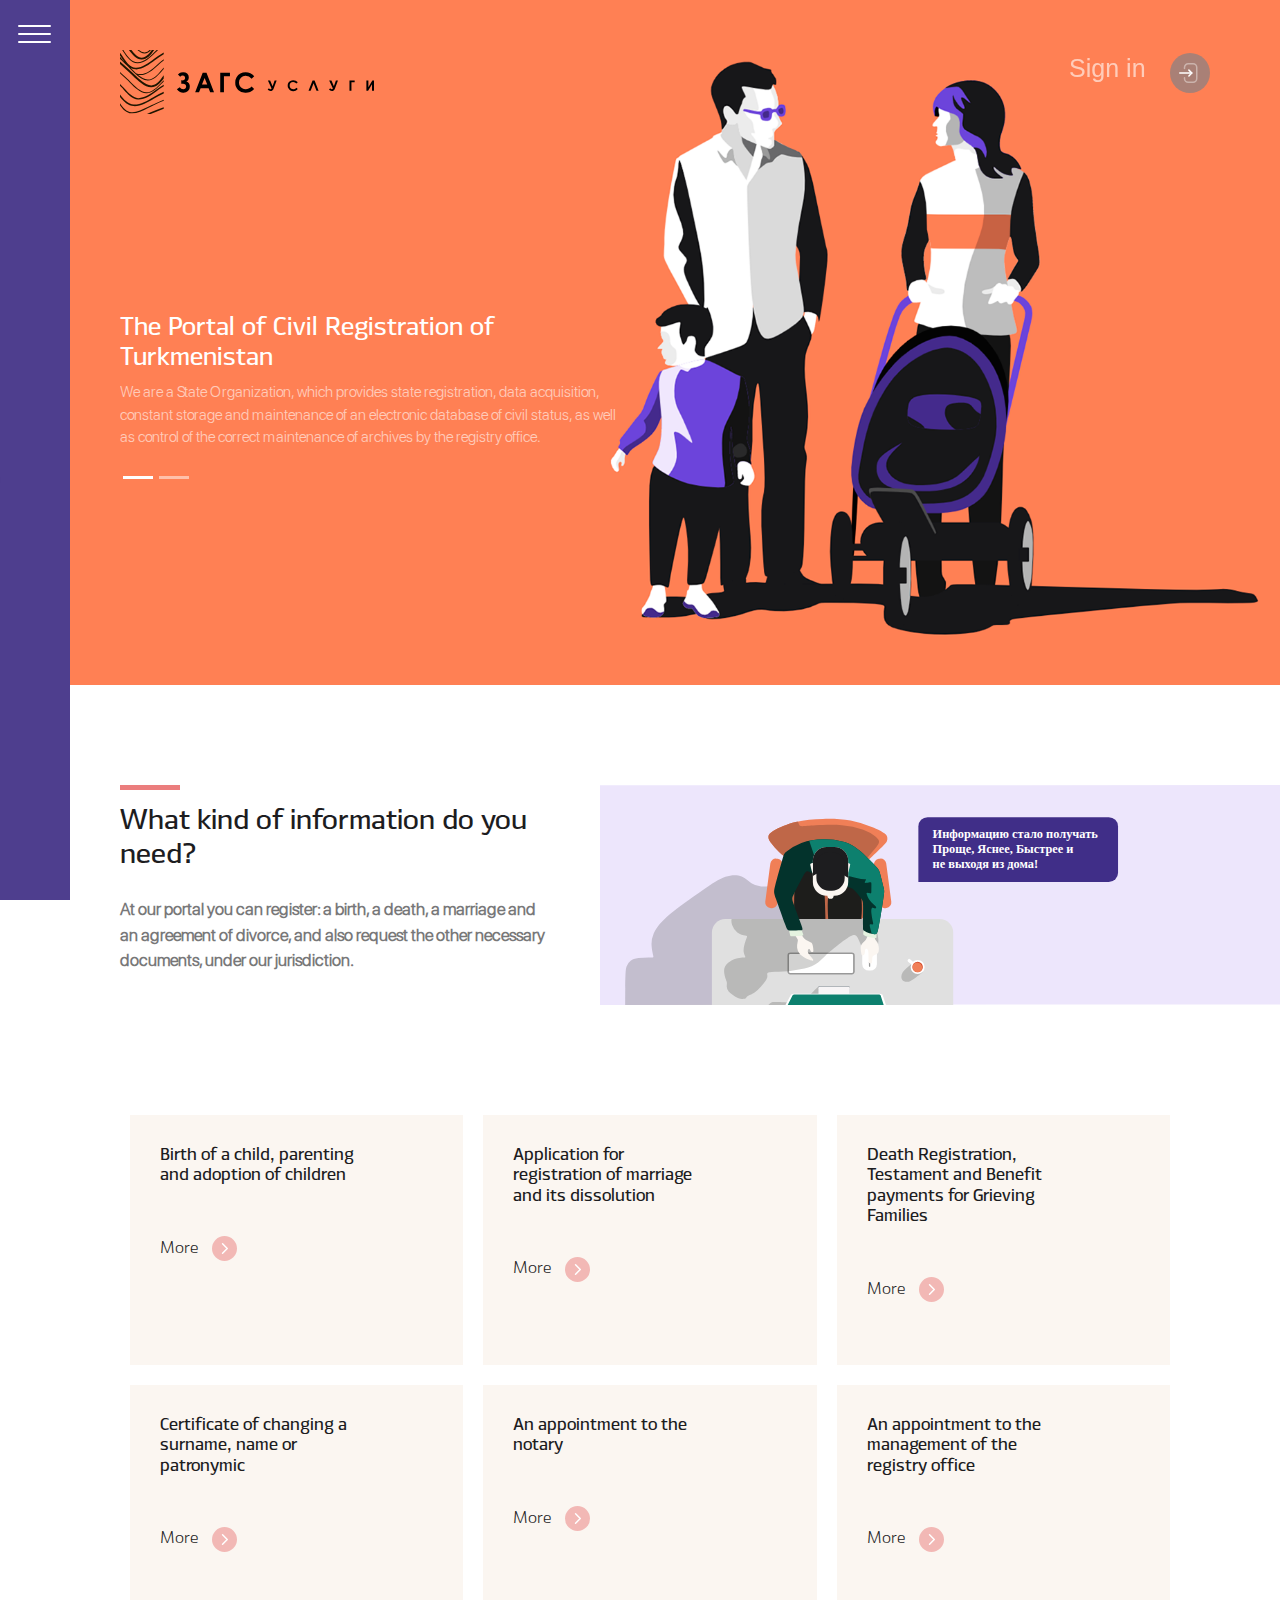
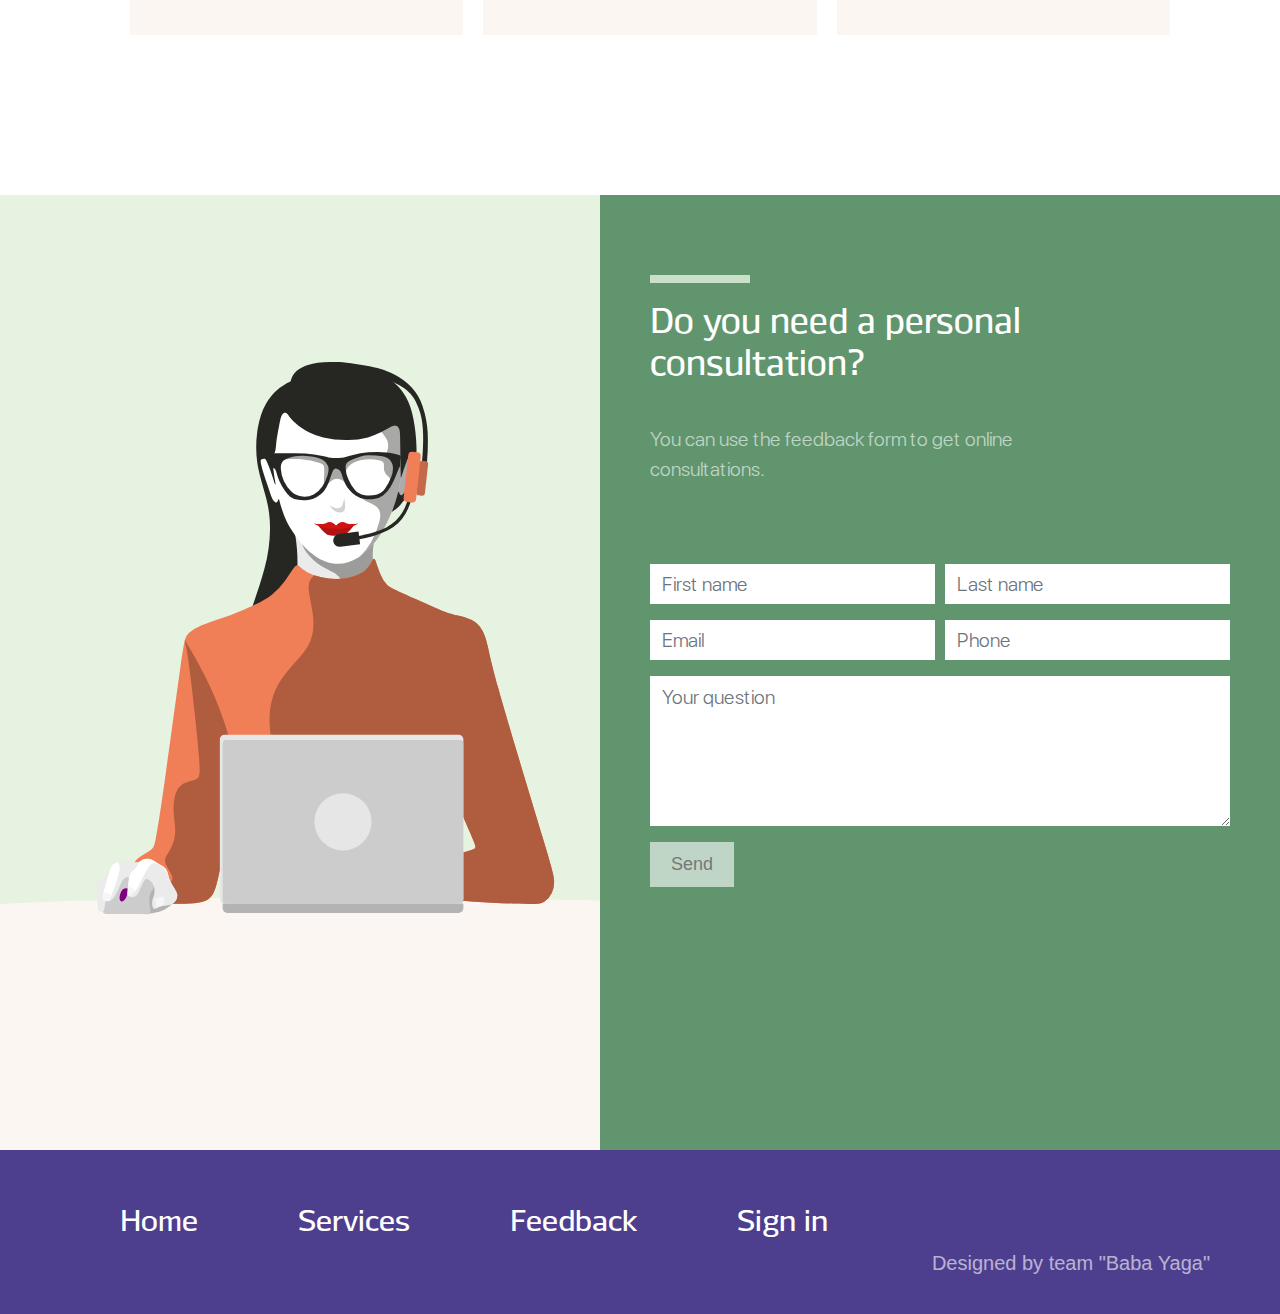
<file: index-en.html>
<!DOCTYPE html>
<html lang="en">
<head>
    <meta charset="UTF-8">
    <meta http-equiv="X-UA-Compatible" content="IE=edge">
    <meta name="viewport" content="width=device-width, initial-scale=1.0">
    <meta name="image" property="og:image" content="img/main.png">
    <title>Virtual Civil Registry Office</title>

    <!--    Css file-->
    <link rel="stylesheet" href="bootstrap-4.6.0/css/bootstrap.min.css">
    <link rel="stylesheet" href="css/style.css">
    <link rel="stylesheet" href="css/media-index.css">

    <!--    Js file-->
    <script src="js/jquery.min.js"></script>
    <script src="bootstrap-4.6.0/js/bootstrap.min.js"></script>
    <script src="js/script.js"></script>
</head>
<body>

<!--Commit-->
<!--Navigation menu-->
<section class="banner" id="top">

    <div class="fixed-hamburger">
        <label for="menu-control" class="hamburger">
            <i class="hamburger__icon"></i>
            <i class="hamburger__icon"></i>
            <i class="hamburger__icon"></i>
        </label>

        <input type="checkbox" id="menu-control" class="menu-control">

        <aside class="sidebar">

            <nav class="sidebar__menu">
                <a href="#" onclick="slowScroll('#top')">Home</a>
                <a href="#" title="contact" onclick="slowScroll('#contact')">Feedback</a>
                <a href="sign-in-en.html">Sign in</a>
                <a href="index.html">Ru</a>
            </nav>

            <label for="menu-control" class="sidebar__close"></label>

        </aside>
    </div>

    <a href="#" class="logotype" onclick="slowScroll('#top')">
        <img src="img/logo.svg" alt="">
    </a>

    <a href="sign-in-en.html" class="sign-in">
        <span>Sign in</span>
        <svg xmlns="http://www.w3.org/2000/svg" width="40" height="40" viewBox="0 0 40 40">
            <defs>
                <style>.a {
                    fill: #fff;
                    opacity: 0.4;
                }

                .b, .c {
                    fill: none;
                    stroke: #fff;
                    stroke-linecap: round;
                    stroke-linejoin: round;
                    stroke-miterlimit: 10;
                    stroke-width: 1.5px;
                }

                .c {
                    opacity: 0.4;
                }</style>
            </defs>
            <g transform="translate(-75)">
                <rect class="a" width="40" height="40" rx="20" transform="translate(75)"/>
                <g transform="translate(84.771 10.772)">
                    <g transform="translate(-0.772 -0.772)">
                        <path class="b" d="M12.041.5H0" transform="translate(0.771 9.522)"/>
                        <path class="b" d="M0,0,2.928,2.916,0,5.832" transform="translate(9.885 7.106)"/>
                        <path class="c"
                              d="M0,4.617V3.684A3.684,3.684,0,0,1,3.685,0H8.569a3.675,3.675,0,0,1,3.675,3.675v11.14A3.685,3.685,0,0,1,8.559,18.5H3.674A3.675,3.675,0,0,1,0,14.825v-.942"
                              transform="translate(5.504 0.772)"/>
                    </g>
                </g>
            </g>
        </svg>
    </a>

    <div id="carouselExampleCaptions" class="carousel slide carousel-fade" data-ride="carousel">
        <div class="carousel-inner">
            <div class="carousel-item active">
                <img src="img/main.png" class="main w-100" alt="Banner">
                <img src="img/phone-main.png" class="black w-100" alt="Banner">
                <img src="img/iphonex-1.png" class="three w-100" alt="Banner">
                <div class="carousel-caption d-none d-md-block">
                    <h2>
                        The Portal of Civil Registration of Turkmenistan
                    </h2>
                    <p>
                        We are a State Organization, which provides state registration, data acquisition, constant
                        storage and maintenance of an electronic database of civil status, as well as control of the
                        correct maintenance of archives by the registry office.
                    </p>
                </div>
            </div>
            <div class="carousel-item">
                <img src="img/illustration.png" class="main w-100" alt="Banner">
                <img src="img/phone-illustration.png" class="black w-100" alt="Banner">
                <img src="img/iphonex-2.png" class="three w-100" alt="Banner">
                <div class="carousel-caption d-none d-md-block">
                    <h2>
                        The Portal of Civil Registration of Turkmenistan
                    </h2>
                    <p>
                        We are a State Organization, which provides state registration, data acquisition, constant
                        storage and maintenance of an electronic database of civil status, as well as control of the
                        correct maintenance of archives by the registry office.
                    </p>
                </div>
            </div>

            <ol class="carousel-indicators">
                <li data-target="#carouselExampleCaptions" data-slide-to="0" class="active"></li>
                <li data-target="#carouselExampleCaptions" data-slide-to="1"></li>
            </ol>
        </div>
    </div>

</section>

<!--2-nd section: How to get information?-->
<section class="information d-flex mayas-container" id="services">

    <div class="answer">
        <div class="pink"></div>

        <h1 class="ans-title">
            What kind of information do you need?
        </h1>
        <p class="ans-text">
            At our portal you can register: a birth, a death, a marriage and an agreement of divorce, and also request
            the other necessary documents, under our jurisdiction.
        </p>
    </div>

    <div class="info-img">
        <img src="img/information-img.svg" alt="information">
    </div>

</section>

<!--3-rd section: Grid links - Bootstrap cards-->
<section class="links mayas-container">
    <div class="row">
        <div class="col-md-4">
            <div class="card">
                <div class="card-body">
                    <h5 class="card-title">Birth of a child, parenting and adoption of children</h5>
                    <a href="baby-birth-en.html" class="podrobno">
                        More
                        <svg xmlns="http://www.w3.org/2000/svg" width="25.102" height="25.102"
                             viewBox="0 0 25.102 25.102">
                            <defs>
                                <style>.a {
                                    fill: #e65c5c;
                                    opacity: 0.4;
                                }

                                .b {
                                    fill: none;
                                    stroke: #fff;
                                    stroke-linecap: round;
                                    stroke-linejoin: round;
                                    stroke-miterlimit: 10;
                                    stroke-width: 1.5px;
                                }</style>
                            </defs>
                            <g transform="translate(0 0)">
                                <g transform="translate(0 25.102) rotate(-90)">
                                    <path class="a"
                                          d="M0,12.551A12.551,12.551,0,1,0,12.551,0,12.551,12.551,0,0,0,0,12.551Z"/>
                                    <path class="b" d="M0,0,4.71,4.73,9.419,0" transform="translate(7.841 10.594)"/>
                                </g>
                            </g>
                        </svg>
                    </a>
                </div>
            </div>
        </div>
        <div class="col-md-4">
            <div class="card">
                <div class="card-body">
                    <h5 class="card-title">Application for registration of marriage and its dissolution</h5>
                    <a href="baby-birth-en.html" class="podrobno">
                        More
                        <svg xmlns="http://www.w3.org/2000/svg" width="25.102" height="25.102"
                             viewBox="0 0 25.102 25.102">
                            <defs>
                                <style>.a {
                                    fill: #e65c5c;
                                    opacity: 0.4;
                                }

                                .b {
                                    fill: none;
                                    stroke: #fff;
                                    stroke-linecap: round;
                                    stroke-linejoin: round;
                                    stroke-miterlimit: 10;
                                    stroke-width: 1.5px;
                                }</style>
                            </defs>
                            <g transform="translate(0 0)">
                                <g transform="translate(0 25.102) rotate(-90)">
                                    <path class="a"
                                          d="M0,12.551A12.551,12.551,0,1,0,12.551,0,12.551,12.551,0,0,0,0,12.551Z"/>
                                    <path class="b" d="M0,0,4.71,4.73,9.419,0" transform="translate(7.841 10.594)"/>
                                </g>
                            </g>
                        </svg>
                    </a>
                </div>
            </div>
        </div>
        <div class="col-md-4">
            <div class="card">
                <div class="card-body">
                    <h5 class="card-title">Death Registration, Testament and Benefit payments for Grieving Families</h5>
                    <a href="baby-birth-en.html" class="podrobno">
                        More
                        <svg xmlns="http://www.w3.org/2000/svg" width="25.102" height="25.102"
                             viewBox="0 0 25.102 25.102">
                            <defs>
                                <style>.a {
                                    fill: #e65c5c;
                                    opacity: 0.4;
                                }

                                .b {
                                    fill: none;
                                    stroke: #fff;
                                    stroke-linecap: round;
                                    stroke-linejoin: round;
                                    stroke-miterlimit: 10;
                                    stroke-width: 1.5px;
                                }</style>
                            </defs>
                            <g transform="translate(0 0)">
                                <g transform="translate(0 25.102) rotate(-90)">
                                    <path class="a"
                                          d="M0,12.551A12.551,12.551,0,1,0,12.551,0,12.551,12.551,0,0,0,0,12.551Z"/>
                                    <path class="b" d="M0,0,4.71,4.73,9.419,0" transform="translate(7.841 10.594)"/>
                                </g>
                            </g>
                        </svg>
                    </a>
                </div>
            </div>
        </div>
    </div>
    <div class="row">
        <div class="col-md-4">
            <div class="card">
                <div class="card-body">
                    <h5 class="card-title">Certificate of changing a surname, name or patronymic </h5>
                    <a href="baby-birth-en.html" class="podrobno">
                        More
                        <svg xmlns="http://www.w3.org/2000/svg" width="25.102" height="25.102"
                             viewBox="0 0 25.102 25.102">
                            <defs>
                                <style>.a {
                                    fill: #e65c5c;
                                    opacity: 0.4;
                                }

                                .b {
                                    fill: none;
                                    stroke: #fff;
                                    stroke-linecap: round;
                                    stroke-linejoin: round;
                                    stroke-miterlimit: 10;
                                    stroke-width: 1.5px;
                                }</style>
                            </defs>
                            <g transform="translate(0 0)">
                                <g transform="translate(0 25.102) rotate(-90)">
                                    <path class="a"
                                          d="M0,12.551A12.551,12.551,0,1,0,12.551,0,12.551,12.551,0,0,0,0,12.551Z"/>
                                    <path class="b" d="M0,0,4.71,4.73,9.419,0" transform="translate(7.841 10.594)"/>
                                </g>
                            </g>
                        </svg>
                    </a>
                </div>
            </div>
        </div>
        <div class="col-md-4">
            <div class="card">
                <div class="card-body">
                    <h5 class="card-title">An appointment to the notary</h5>
                    <a href="baby-birth-en.html" class="podrobno">
                        More
                        <svg xmlns="http://www.w3.org/2000/svg" width="25.102" height="25.102"
                             viewBox="0 0 25.102 25.102">
                            <defs>
                                <style>.a {
                                    fill: #e65c5c;
                                    opacity: 0.4;
                                }

                                .b {
                                    fill: none;
                                    stroke: #fff;
                                    stroke-linecap: round;
                                    stroke-linejoin: round;
                                    stroke-miterlimit: 10;
                                    stroke-width: 1.5px;
                                }</style>
                            </defs>
                            <g transform="translate(0 0)">
                                <g transform="translate(0 25.102) rotate(-90)">
                                    <path class="a"
                                          d="M0,12.551A12.551,12.551,0,1,0,12.551,0,12.551,12.551,0,0,0,0,12.551Z"/>
                                    <path class="b" d="M0,0,4.71,4.73,9.419,0" transform="translate(7.841 10.594)"/>
                                </g>
                            </g>
                        </svg>
                    </a>
                </div>
            </div>
        </div>
        <div class="col-md-4">
            <div class="card">
                <div class="card-body">
                    <h5 class="card-title">An appointment to the management of the registry office</h5>
                    <a href="baby-birth-en.html" class="podrobno">
                        More
                        <svg xmlns="http://www.w3.org/2000/svg" width="25.102" height="25.102"
                             viewBox="0 0 25.102 25.102">
                            <defs>
                                <style>.a {
                                    fill: #e65c5c;
                                    opacity: 0.4;
                                }

                                .b {
                                    fill: none;
                                    stroke: #fff;
                                    stroke-linecap: round;
                                    stroke-linejoin: round;
                                    stroke-miterlimit: 10;
                                    stroke-width: 1.5px;
                                }</style>
                            </defs>
                            <g transform="translate(0 0)">
                                <g transform="translate(0 25.102) rotate(-90)">
                                    <path class="a"
                                          d="M0,12.551A12.551,12.551,0,1,0,12.551,0,12.551,12.551,0,0,0,0,12.551Z"/>
                                    <path class="b" d="M0,0,4.71,4.73,9.419,0" transform="translate(7.841 10.594)"/>
                                </g>
                            </g>
                        </svg>
                    </a>
                </div>
            </div>
        </div>
    </div>
</section>

<!--4-th section: With Form-->
<section class="consultation d-flex" id="contact">
    <div class="left-block">
        <img src="img/form.svg" alt="girl with computer">
    </div>
    <div class="right-block">
        <div class="green"></div>
        <h1>Do you need a personal consultation?</h1>
        <p>You can use the feedback form to get online consultations.</p>
        <form>
            <div class="form-row">
                <div class="form-group col-md-6">
                    <input type="text" class="form-control" placeholder="First name">
                </div>
                <div class="form-group col-md-6">
                    <input type="text" class="form-control" placeholder="Last name">
                </div>
            </div>
            <div class="form-row">
                <div class="form-group col-md-6">
                    <input type="text" class="form-control" placeholder="Email">
                </div>
                <div class="form-group col-md-6">
                    <input type="text" class="form-control" placeholder="Phone">
                </div>
            </div>
            <div class="form-group">
                <textarea type="text" class="form-control" placeholder="Your question"></textarea>
            </div>
            <button type="button" class="btn btn-outline-purple">Send</button>
        </form>
    </div>
</section>

<!--Footer-->
<footer>
    <div class="mayas-container others d-flex">
        <a href="#" onclick="slowScroll('#top')">Home</a>
        <a href="#" title="services" onclick="slowScroll('#services')">Services</a>
        <a href="#" title="contact" onclick="slowScroll('#contact')">Feedback</a>
        <a href="sign-in-en.html">Sign in</a>
    </div>

    <div class="position-absolute abs">
        <p>Designed by team "Baba Yaga"</p>
    </div>
</footer>

</body>
</html>
</file>
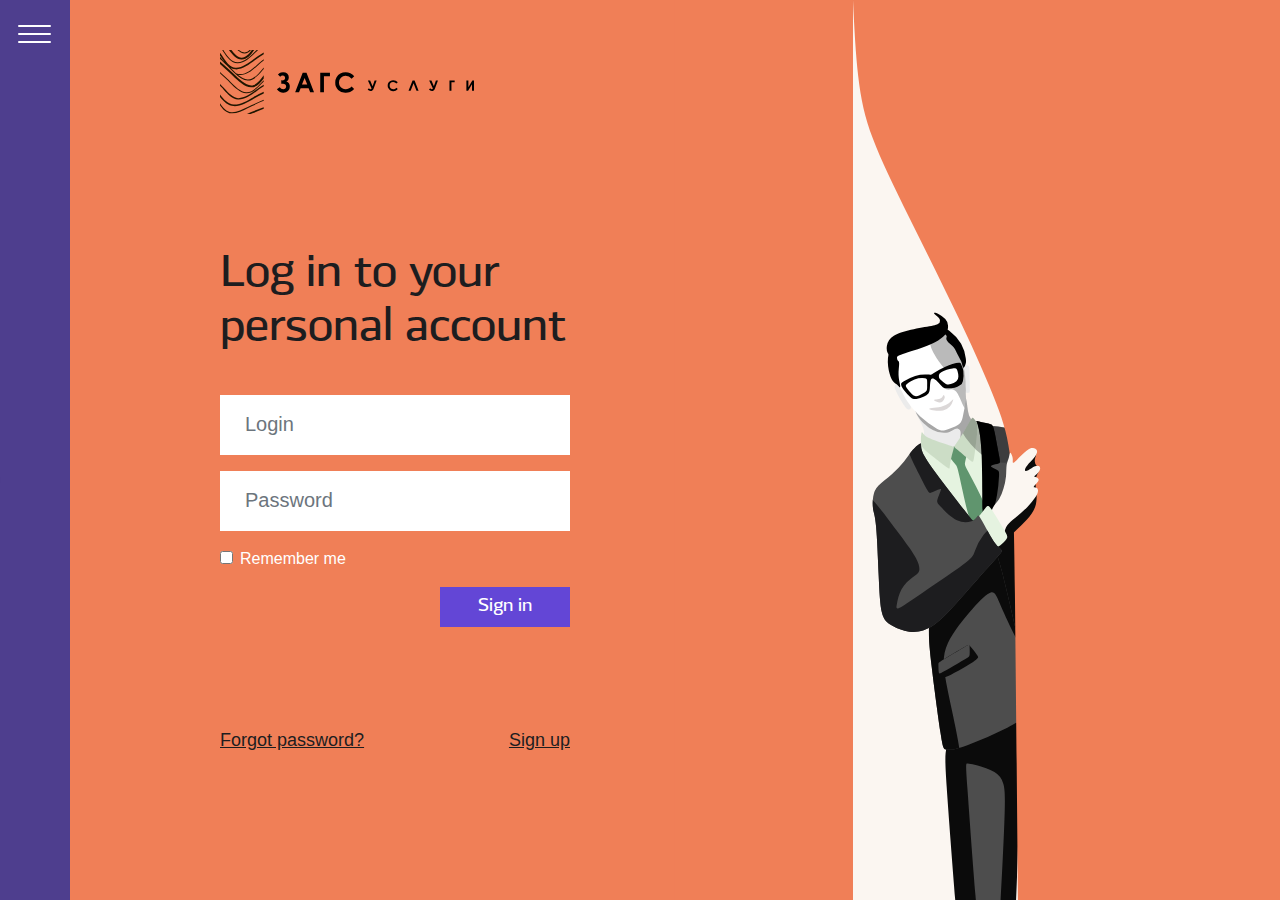
<file: sign-in-en.html>
<!DOCTYPE html>
<html lang="en">
<head>
    <meta charset="UTF-8">
    <meta http-equiv="X-UA-Compatible" content="IE=edge">
    <meta name="viewport" content="width=device-width, initial-scale=1.0">
    <meta name="image" property="og:image" content="img/signing.png">
    <title>Virtual Civil Registry Office</title>

    <!--    Css file-->
    <link rel="stylesheet" href="bootstrap-4.6.0/css/bootstrap.min.css">
    <link rel="stylesheet" href="css/style.css">
    <link rel="stylesheet" href="css/media-sign-in.css">

    <!--    Js file-->
    <script src="js/jquery.min.js"></script>
    <script src="bootstrap-4.6.0/js/bootstrap.min.js"></script>
    <script src="js/script.js"></script>
</head>
<body id="sign-in">

<!--Navigation menu-->
<section class="banner" id="top">

    <div class="fixed-hamburger">
        <label for="menu-control" class="hamburger">
            <i class="hamburger__icon"></i>
            <i class="hamburger__icon"></i>
            <i class="hamburger__icon"></i>
        </label>

        <input type="checkbox" id="menu-control" class="menu-control">

        <aside class="sidebar">

            <nav class="sidebar__menu">
                <a href="index-en.html" onclick="slowScroll('#top')">Home</a>
                <a href="index-en.html" title="contact" onclick="slowScroll('#contact')">Feedback</a>
                <a href="sign-in-en.html">Sign in</a>
                <a href="sign-in.html">Ru</a>
            </nav>

            <label for="menu-control" class="sidebar__close"></label>

        </aside>
    </div>

    <a href="index-en.html" class="logotype">
        <img src="img/logo.svg">
    </a>

    <form>
        <h1>Log in to your personal account</h1>
        <div class="form-group mine">
            <input type="email" class="form-control" id="exampleInputEmail1" aria-describedby="emailHelp" placeholder="Login">
        </div>
        <div class="form-group mine">
            <input type="password" class="form-control" id="exampleInputPassword1" placeholder="Password">
        </div>
        <div class="form-group form-check">
            <input type="checkbox" class="form-check-input" id="exampleCheck1">
            <label class="form-check-label" for="exampleCheck1">Remember me</label>
        </div>
        <div class="buttons">
            <button type="submit" class="btn">Sign in</button>
        </div>
        <div class="bot d-flex justify-content-between">
            <a href="#" class="forgot">Forgot password?</a>
            <a href="#" class="sign-up">Sign up</a>
        </div>
    </form>

</section>

</body>
</html>
</file>
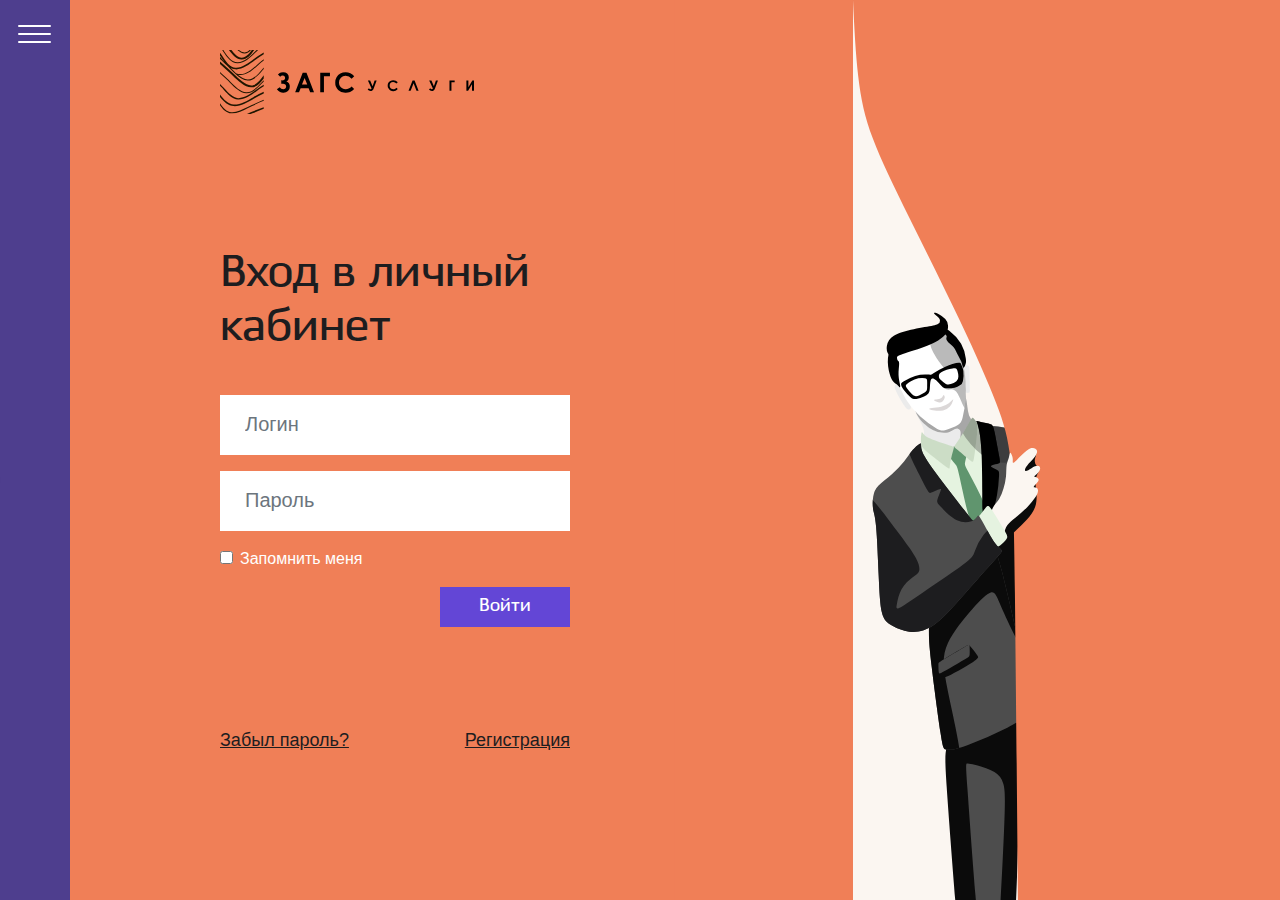
<file: sign-in.html>
<!DOCTYPE html>
<html lang="en">
<head>
    <meta charset="UTF-8">
    <meta http-equiv="X-UA-Compatible" content="IE=edge">
    <meta name="viewport" content="width=device-width, initial-scale=1.0">
    <meta name="image" property="og:image" content="img/signing.png">
    <title>Виртуальный Загс</title>

    <!--    Css file-->
    <link rel="stylesheet" href="bootstrap-4.6.0/css/bootstrap.min.css">
    <link rel="stylesheet" href="css/style.css">
    <link rel="stylesheet" href="css/media-sign-in.css">

    <!--    Js file-->
    <script src="js/jquery.min.js"></script>
    <script src="bootstrap-4.6.0/js/bootstrap.min.js"></script>
    <script src="js/script.js"></script>
</head>
<body id="sign-in">

<!--Navigation menu-->
<section class="banner" id="top">

    <div class="fixed-hamburger">
        <label for="menu-control" class="hamburger">
            <i class="hamburger__icon"></i>
            <i class="hamburger__icon"></i>
            <i class="hamburger__icon"></i>
        </label>

        <input type="checkbox" id="menu-control" class="menu-control">

        <aside class="sidebar">

            <nav class="sidebar__menu">
                <a href="index.html">Главная</a>
                <a href="index.html" title="contact" onclick="slowScroll('#contact')">Обратная связь</a>
                <a href="sign-in.html">Вход</a>
                <a href="sign-in-en.html">En</a>
            </nav>

            <label for="menu-control" class="sidebar__close"></label>

        </aside>
    </div>

    <a href="index.html" class="logotype" onclick="slowScroll('#top')">
        <img src="img/logo.svg">
    </a>

    <form>
        <h1>Вход в личный кабинет</h1>
        <div class="form-group mine">
            <input type="email" class="form-control" id="exampleInputEmail1" aria-describedby="emailHelp" placeholder="Логин">
        </div>
        <div class="form-group mine">
            <input type="password" class="form-control" id="exampleInputPassword1" placeholder="Пароль">
        </div>
        <div class="form-group form-check">
            <input type="checkbox" class="form-check-input" id="exampleCheck1">
            <label class="form-check-label" for="exampleCheck1">Запомнить меня</label>
        </div>
        <div class="buttons">
            <button type="submit" class="btn">Войти</button>
        </div>
        <div class="bot d-flex justify-content-between">
            <a href="#" class="forgot">Забыл пароль?</a>
            <a href="#" class="sign-up">Регистрация</a>
        </div>
    </form>

</section>

</body>
</html>
</file>
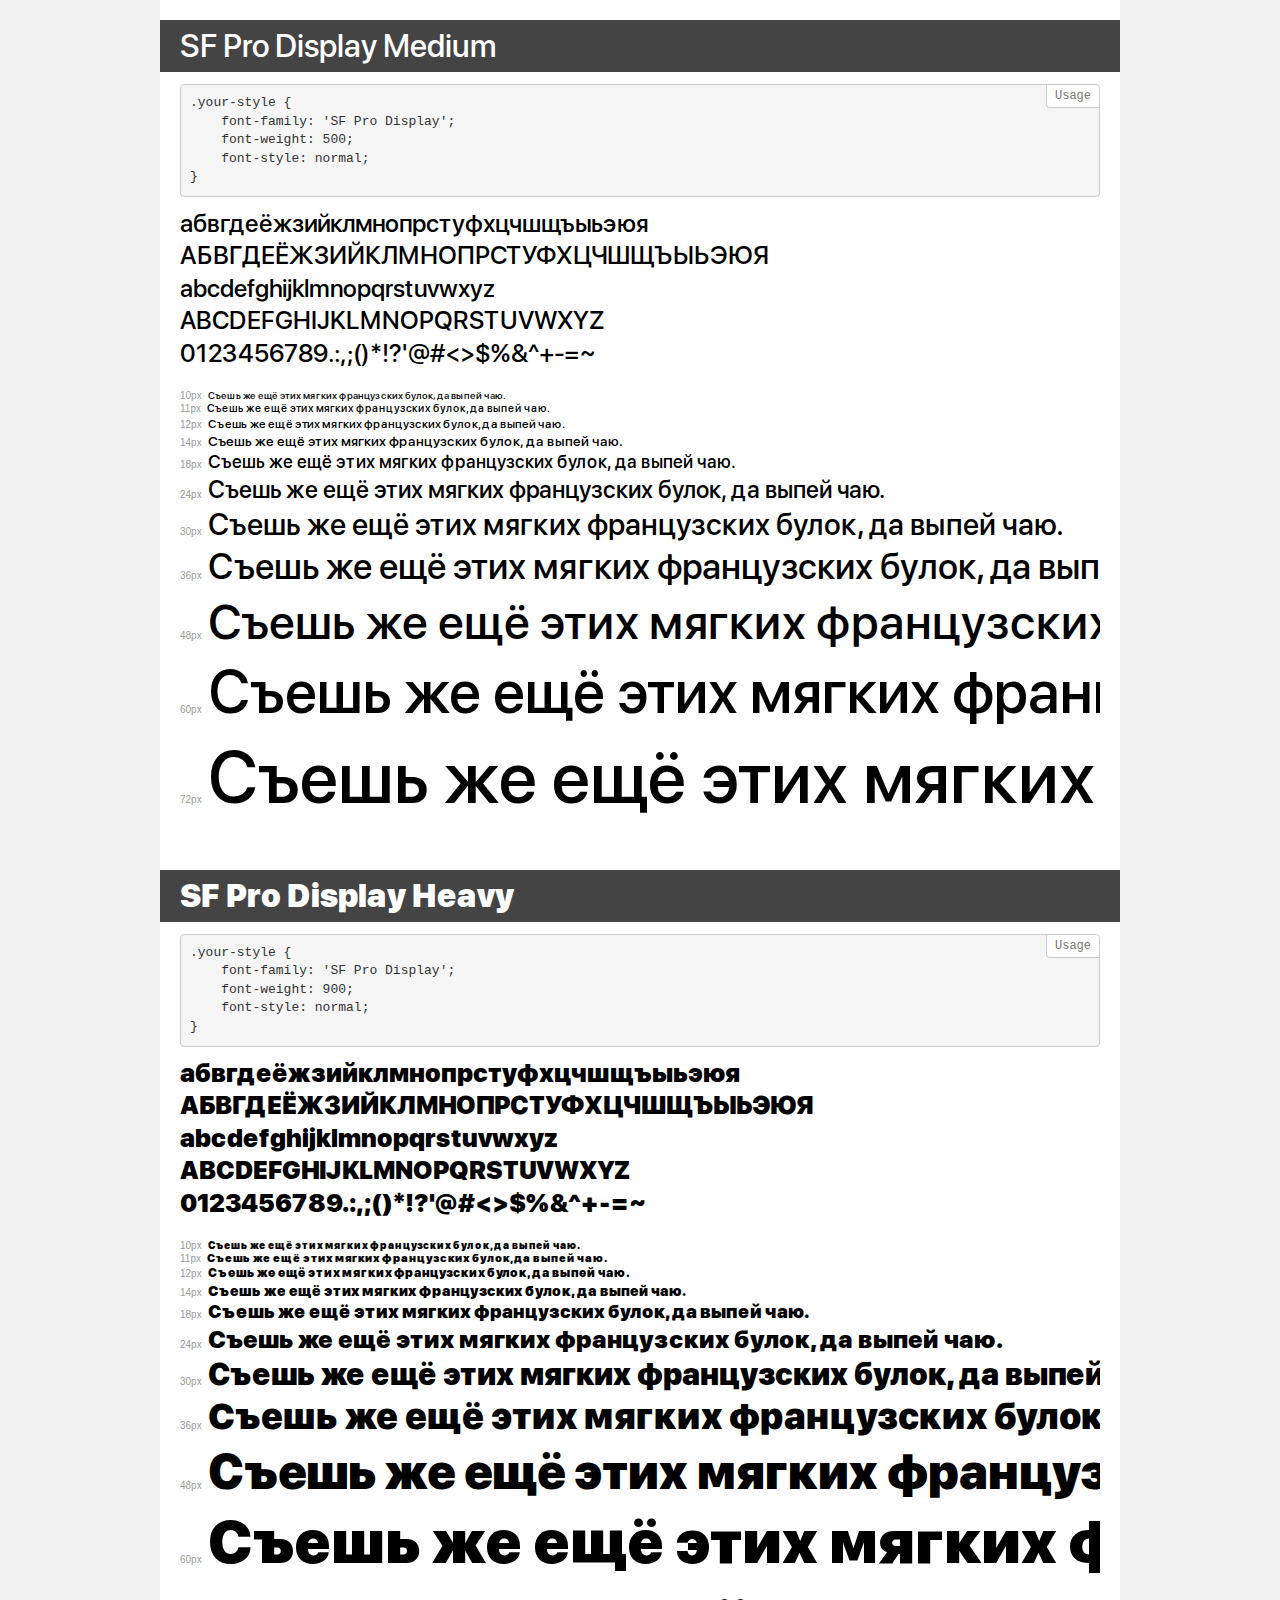
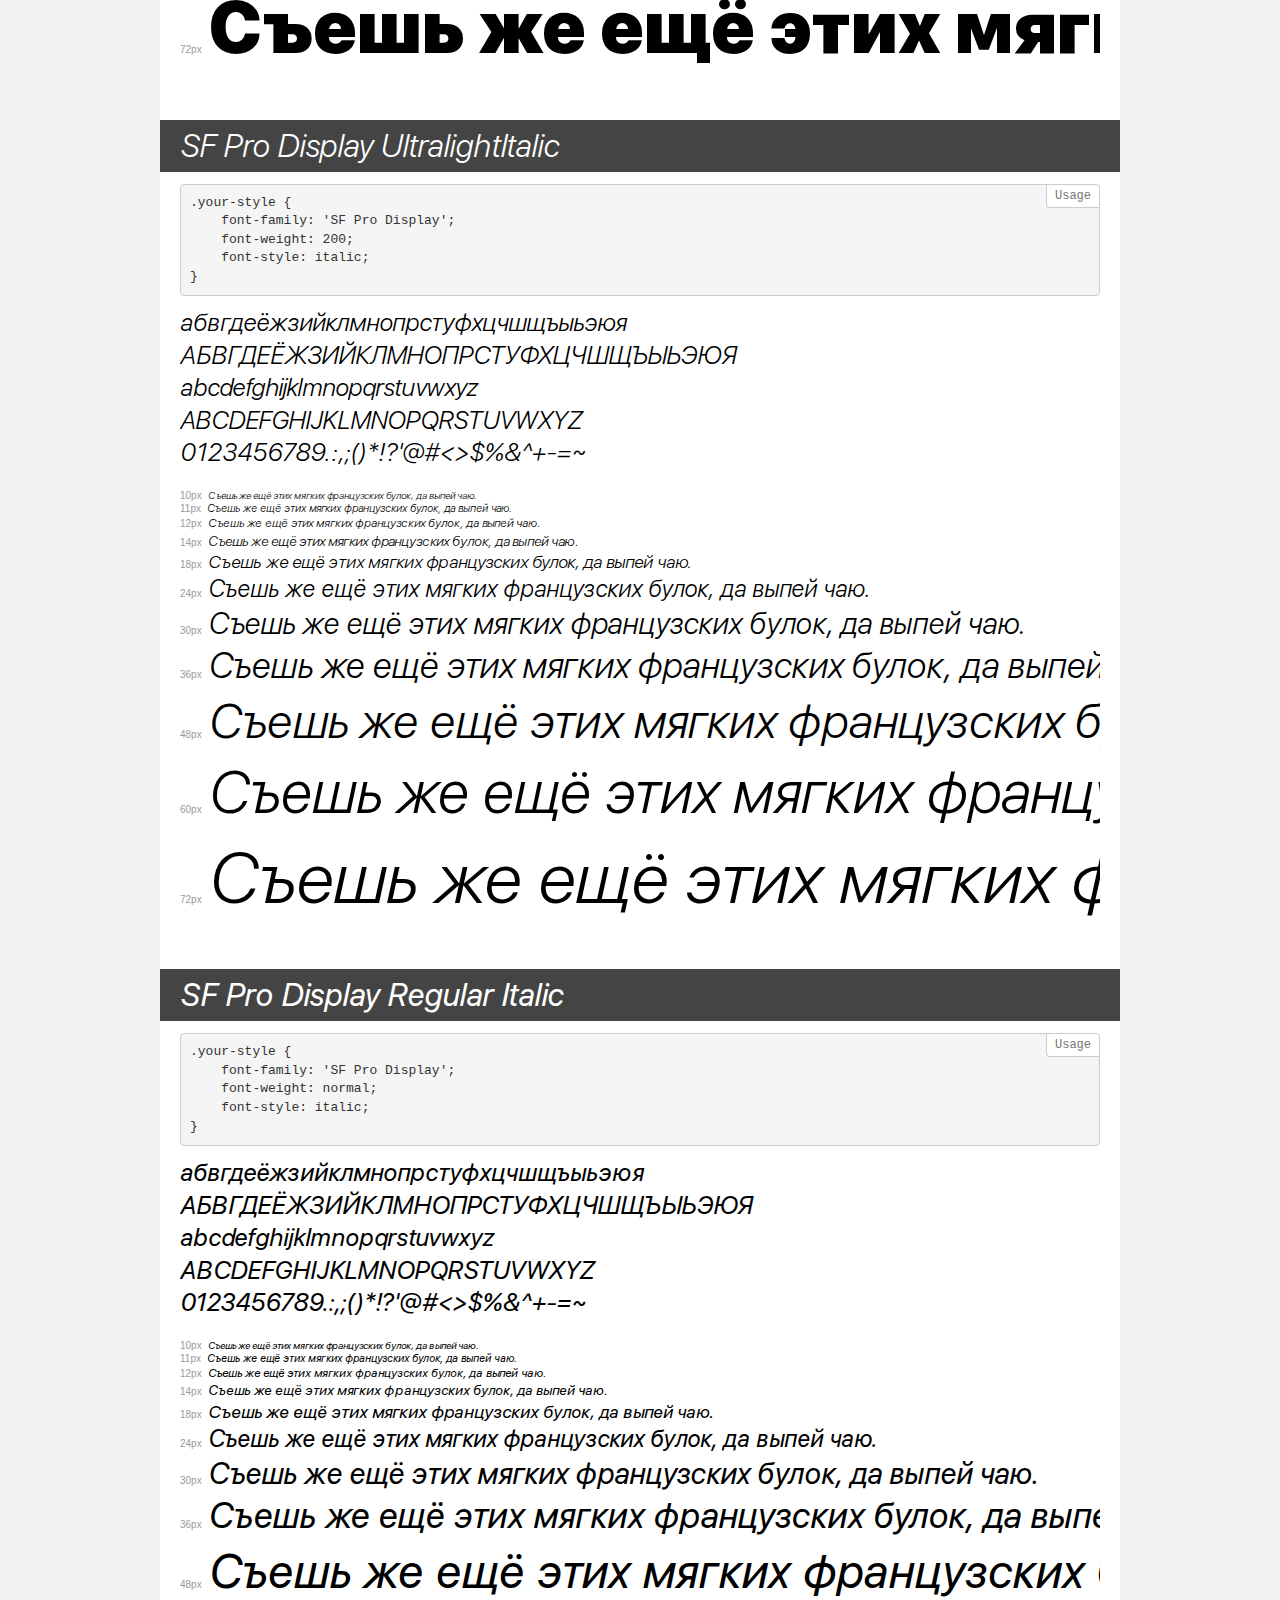
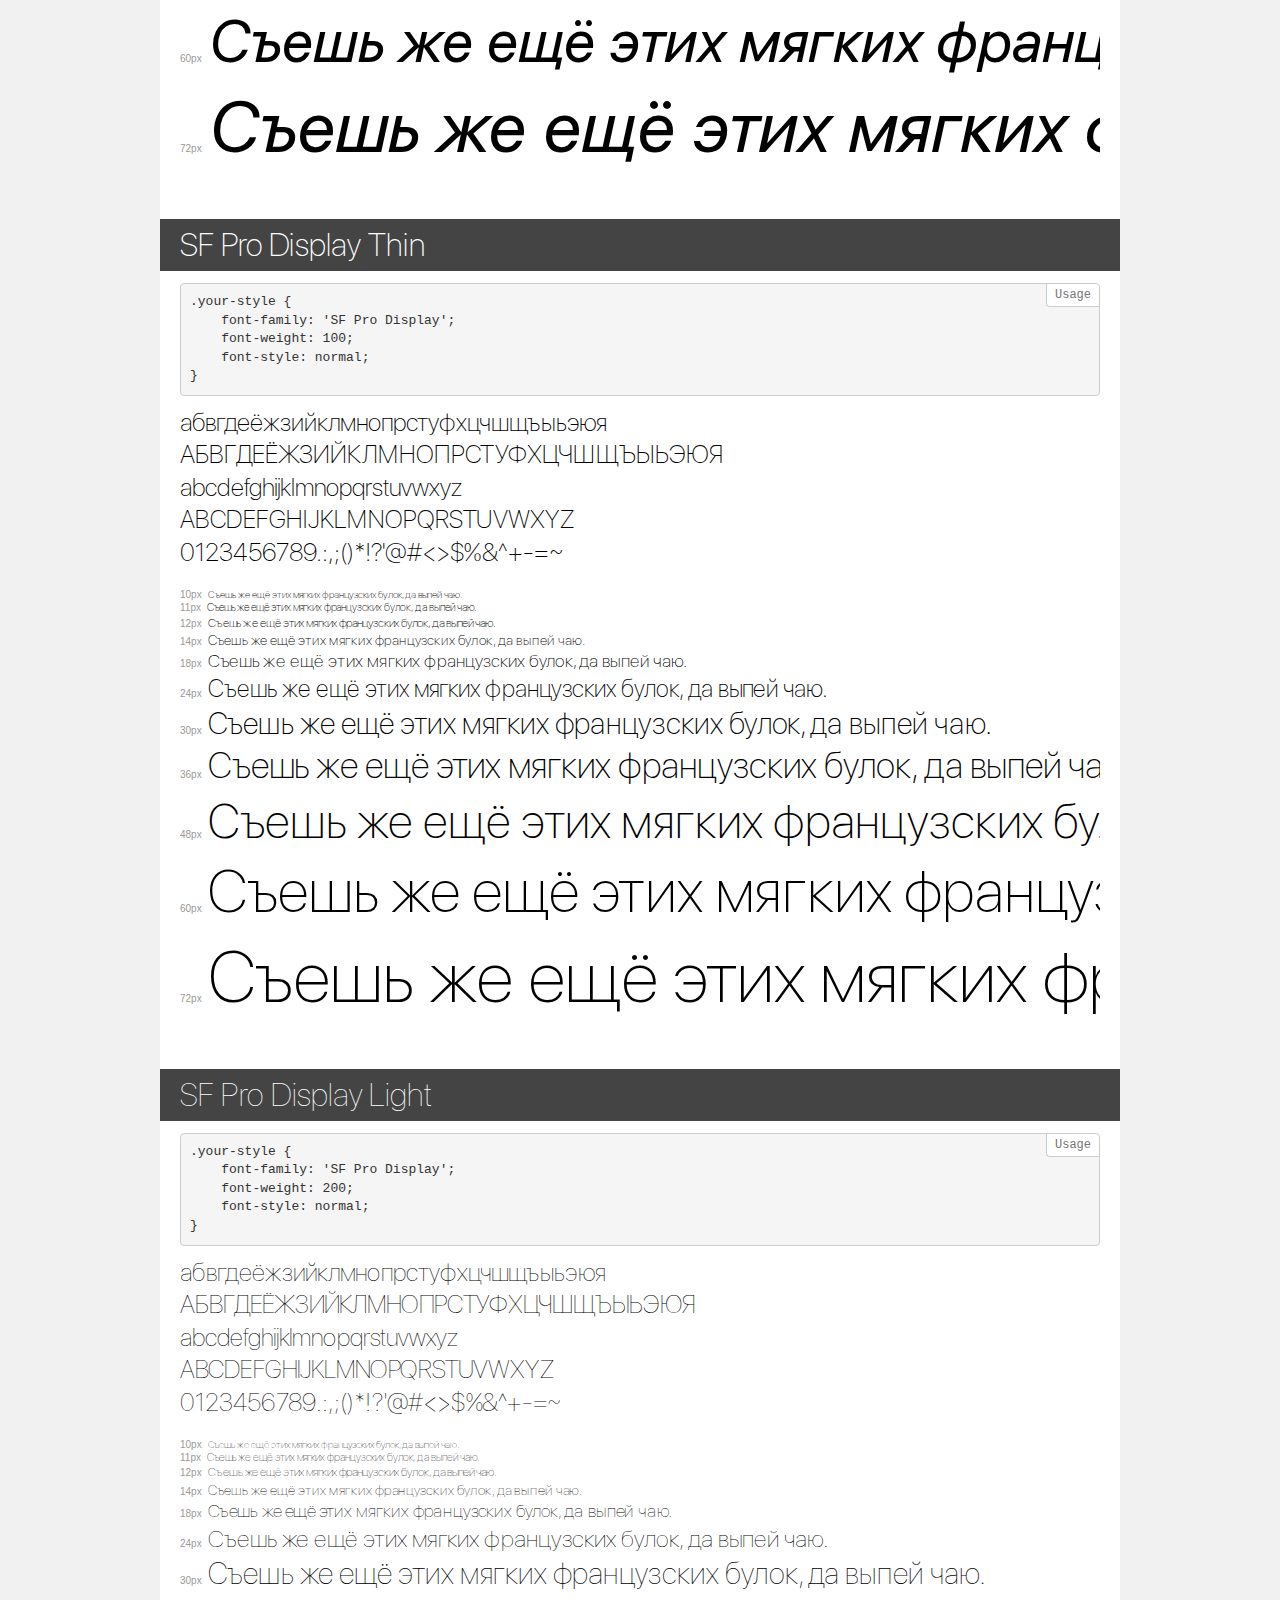
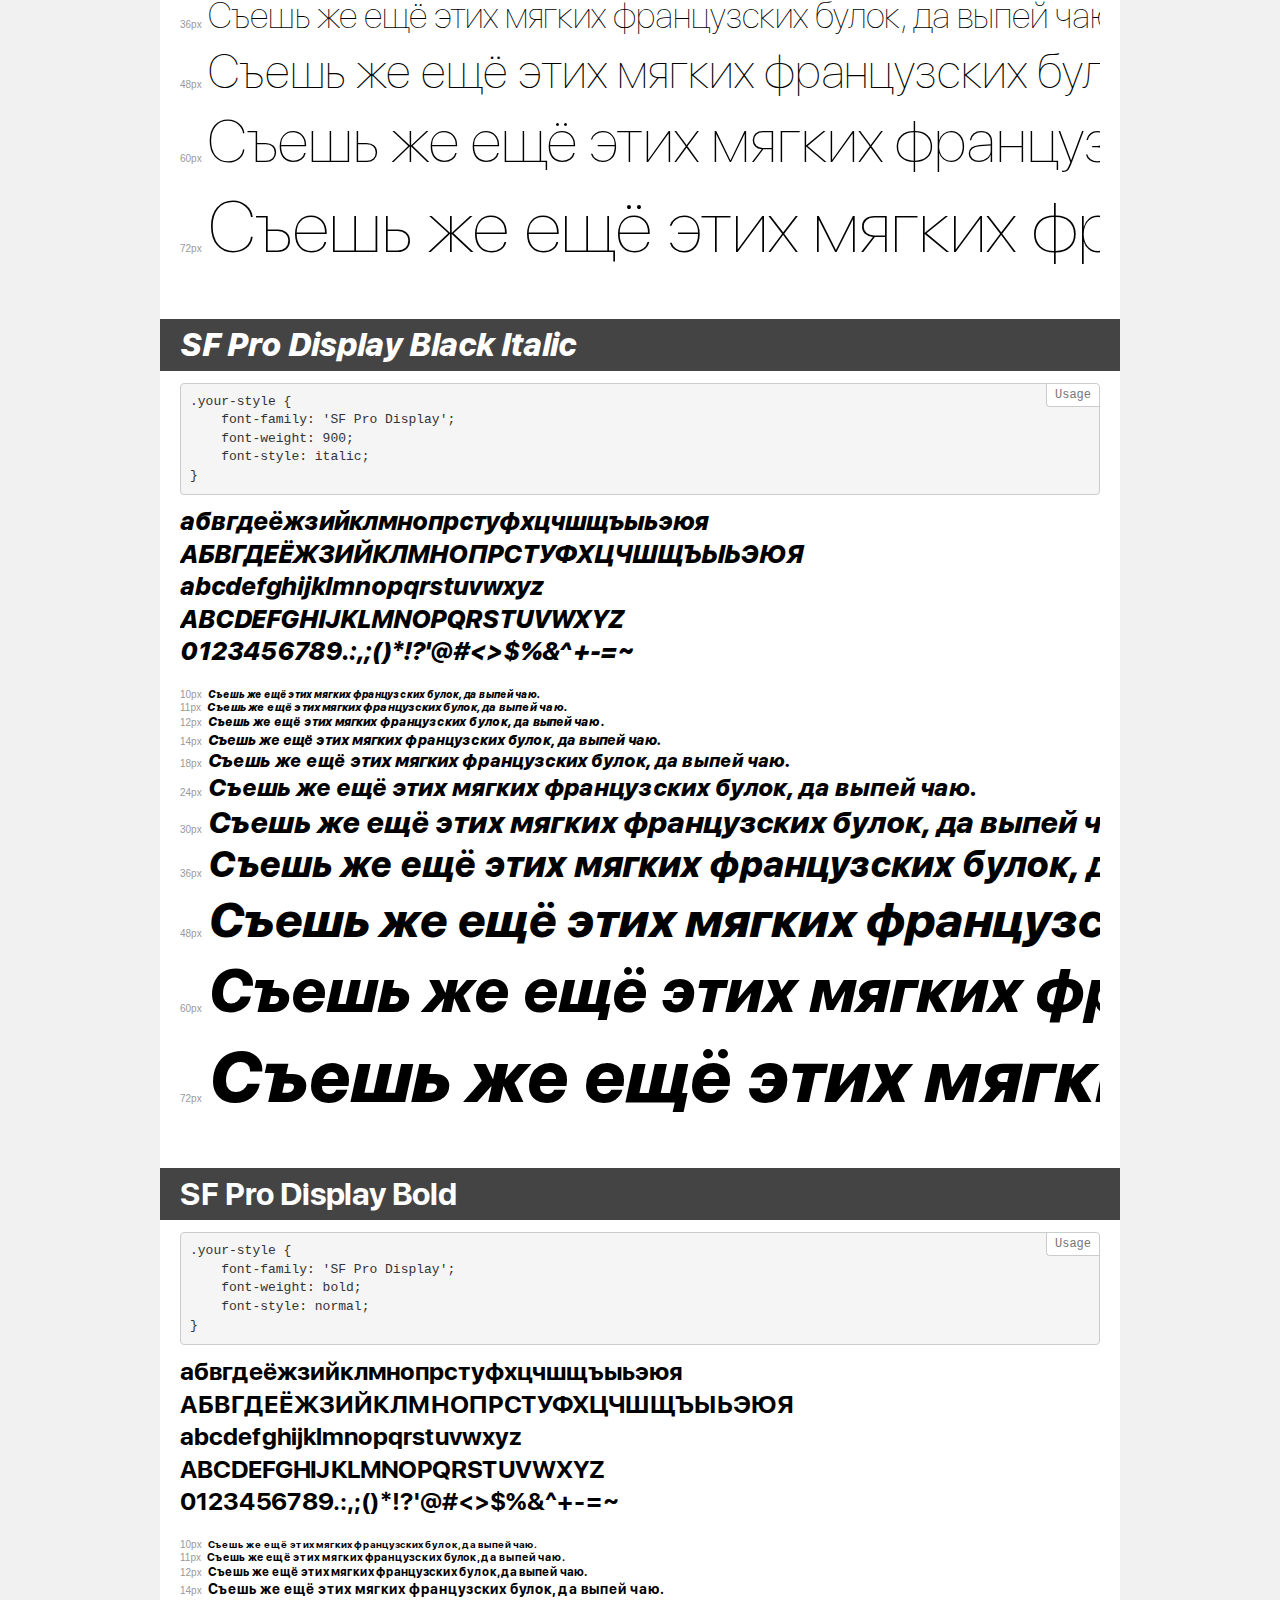
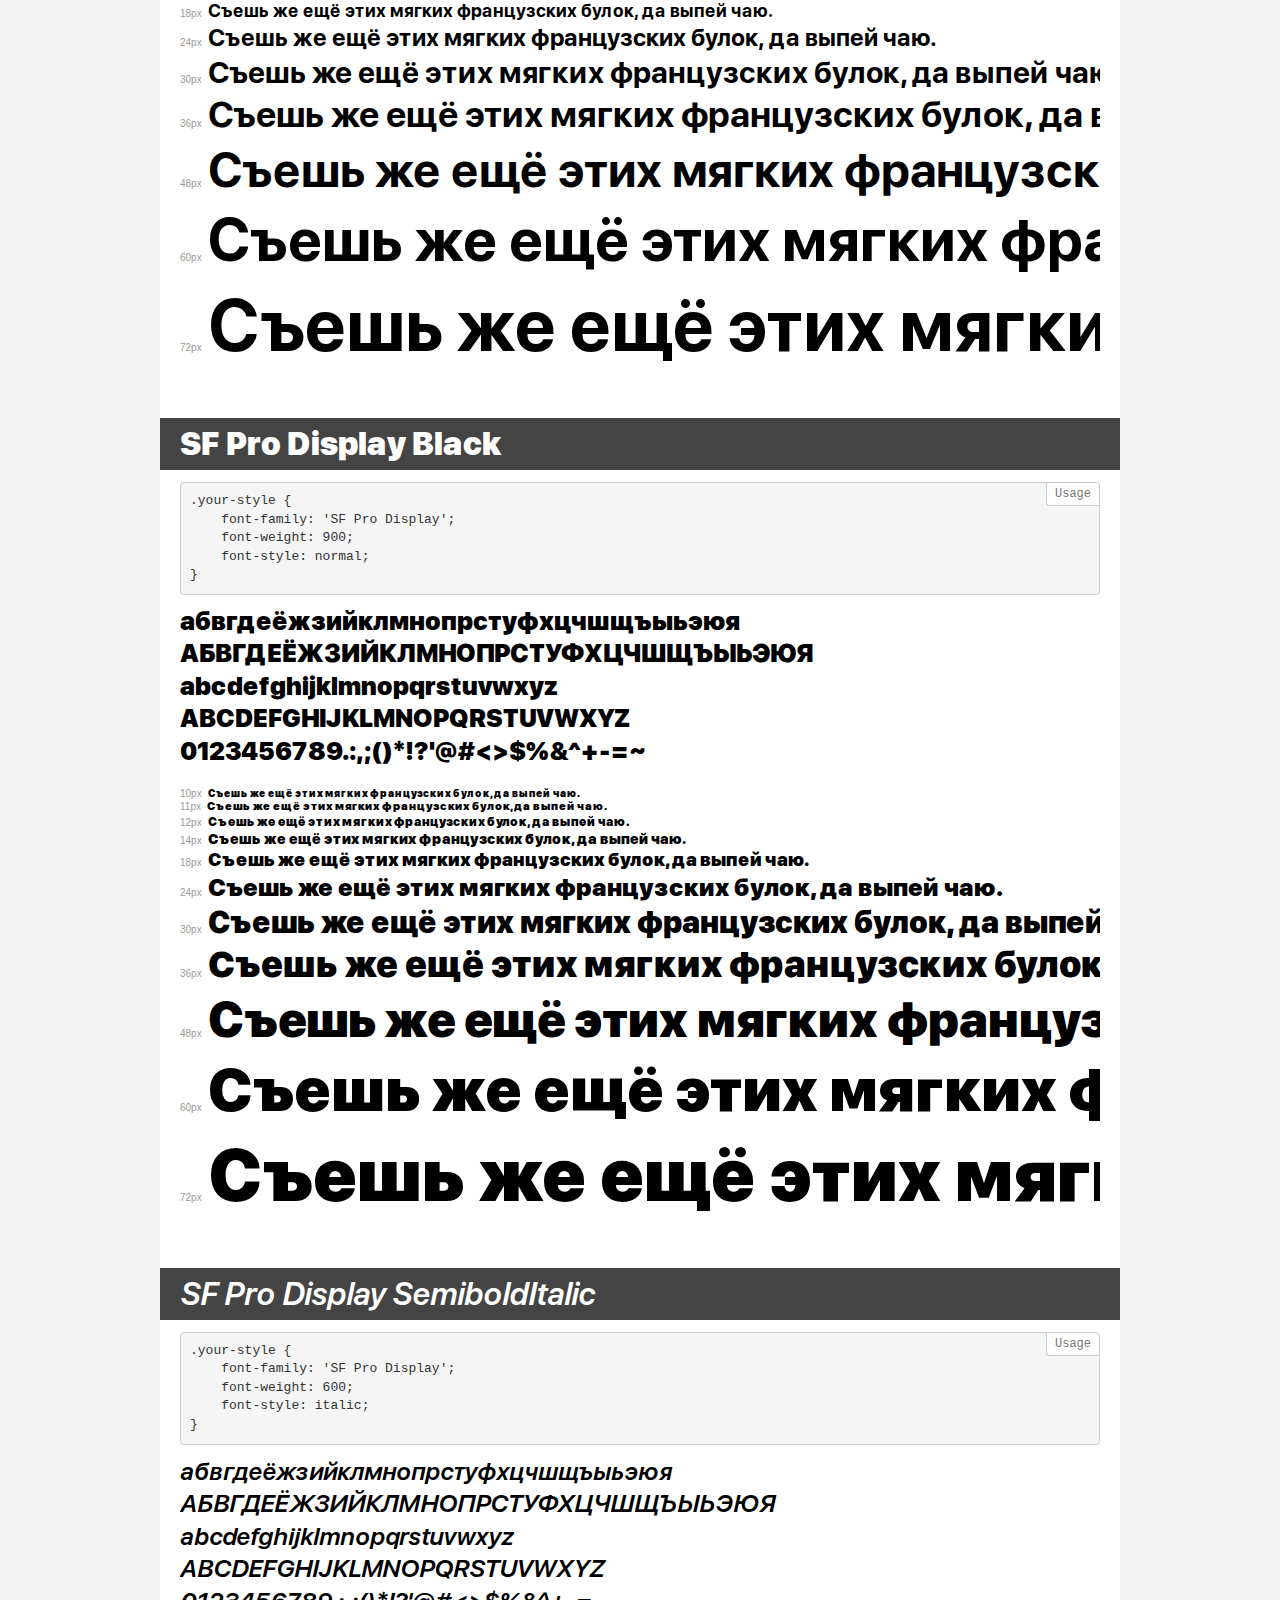
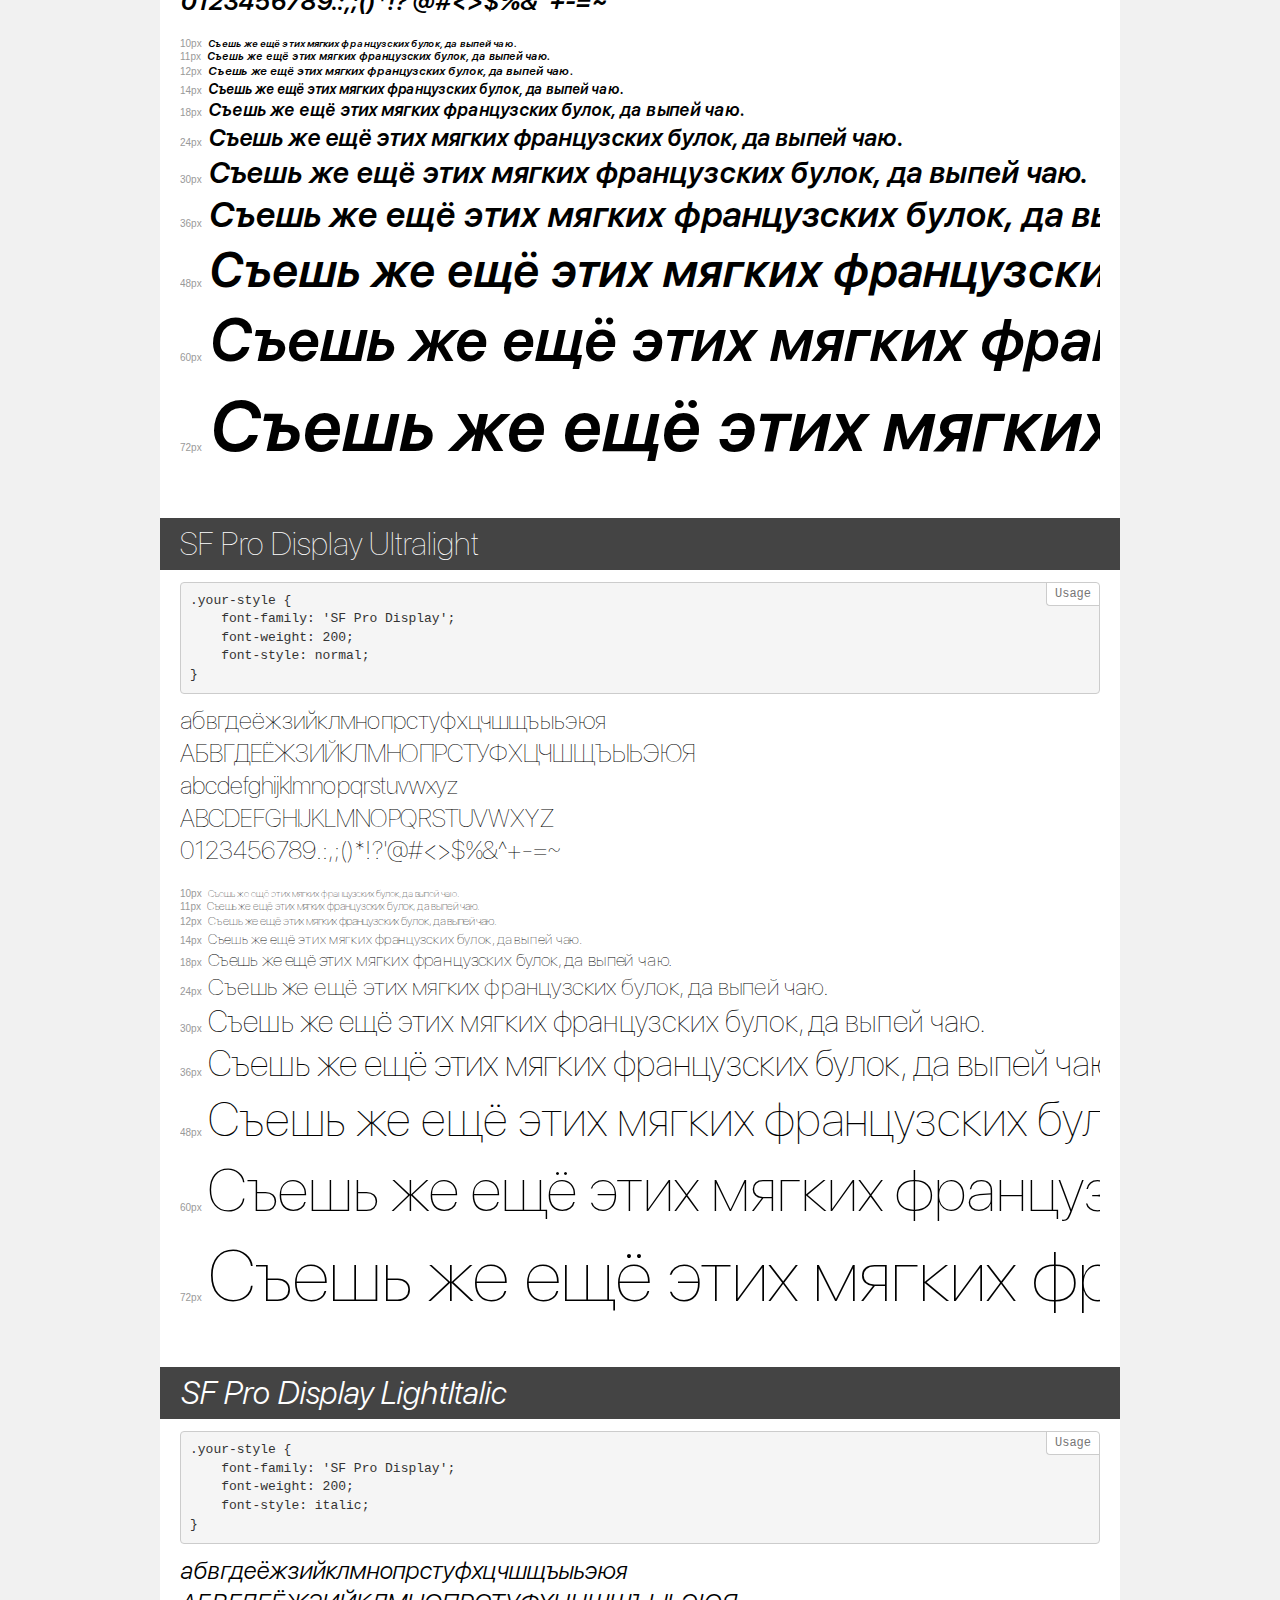
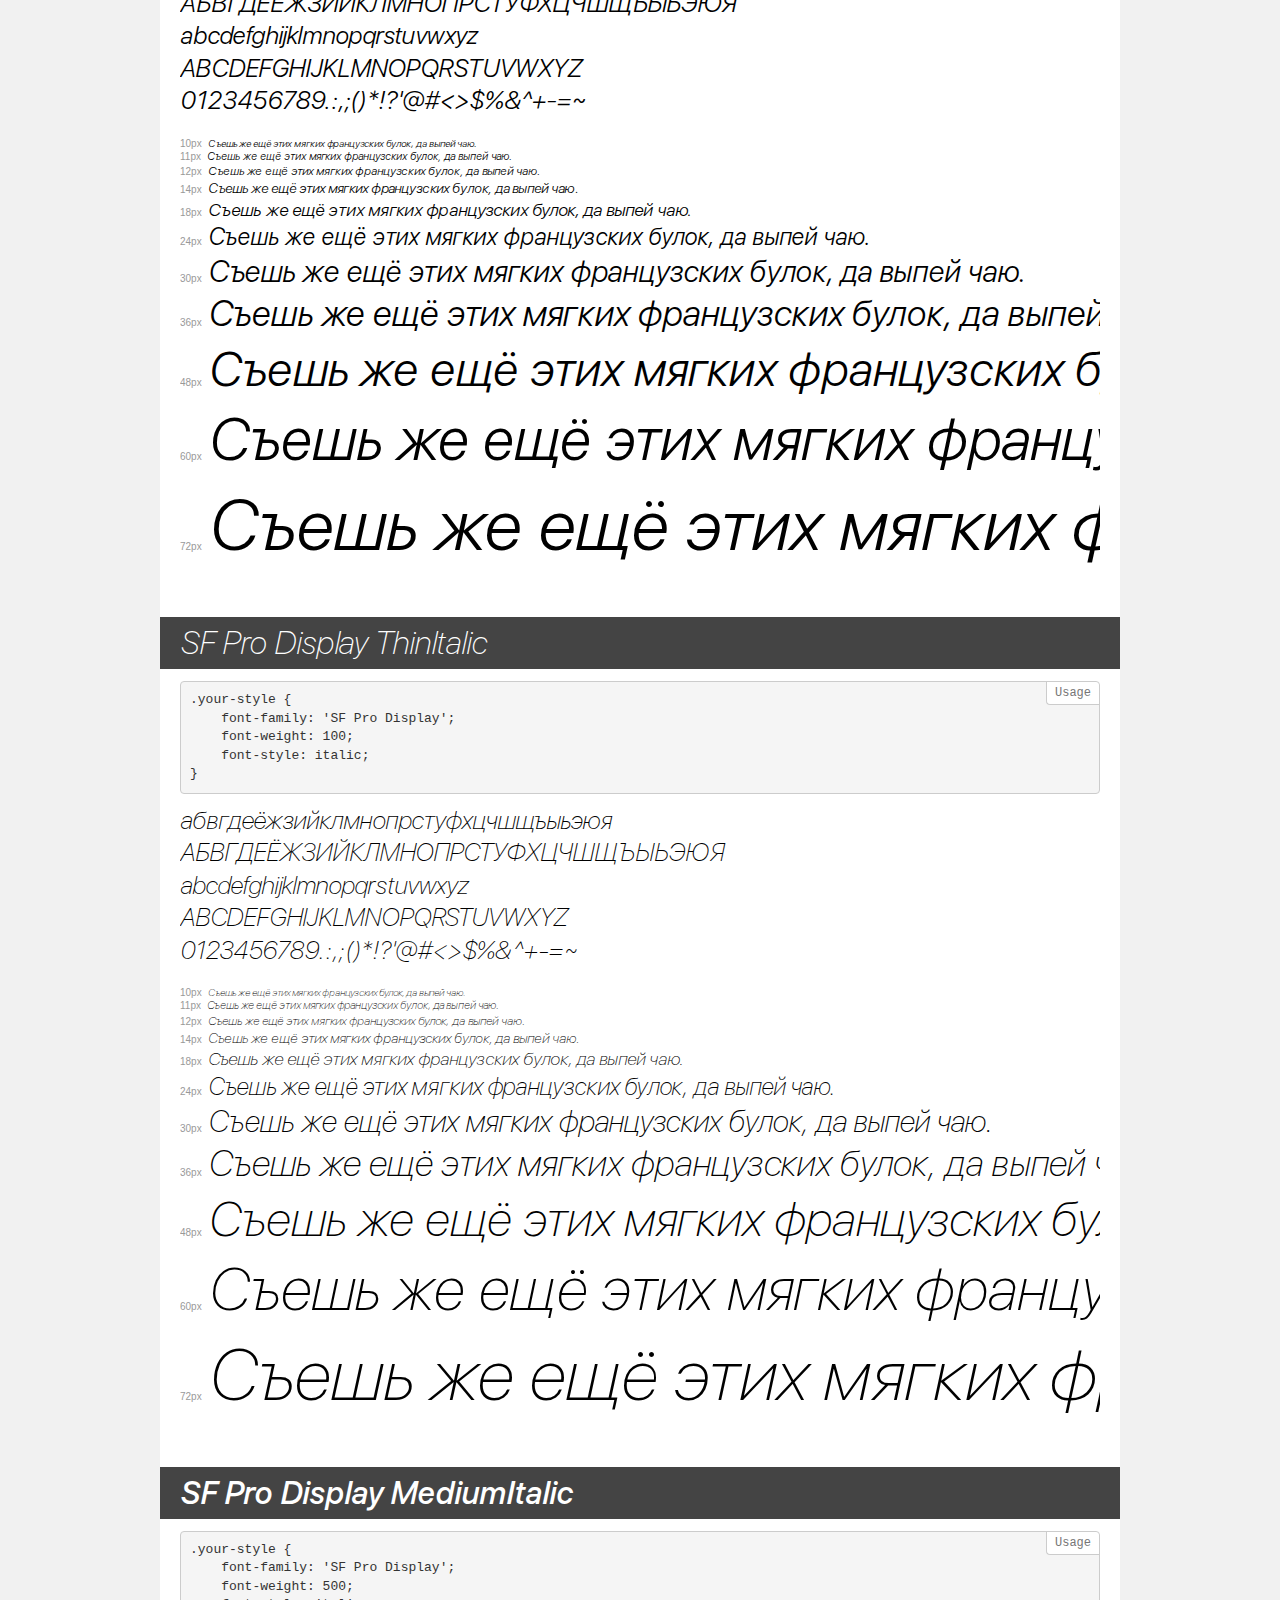
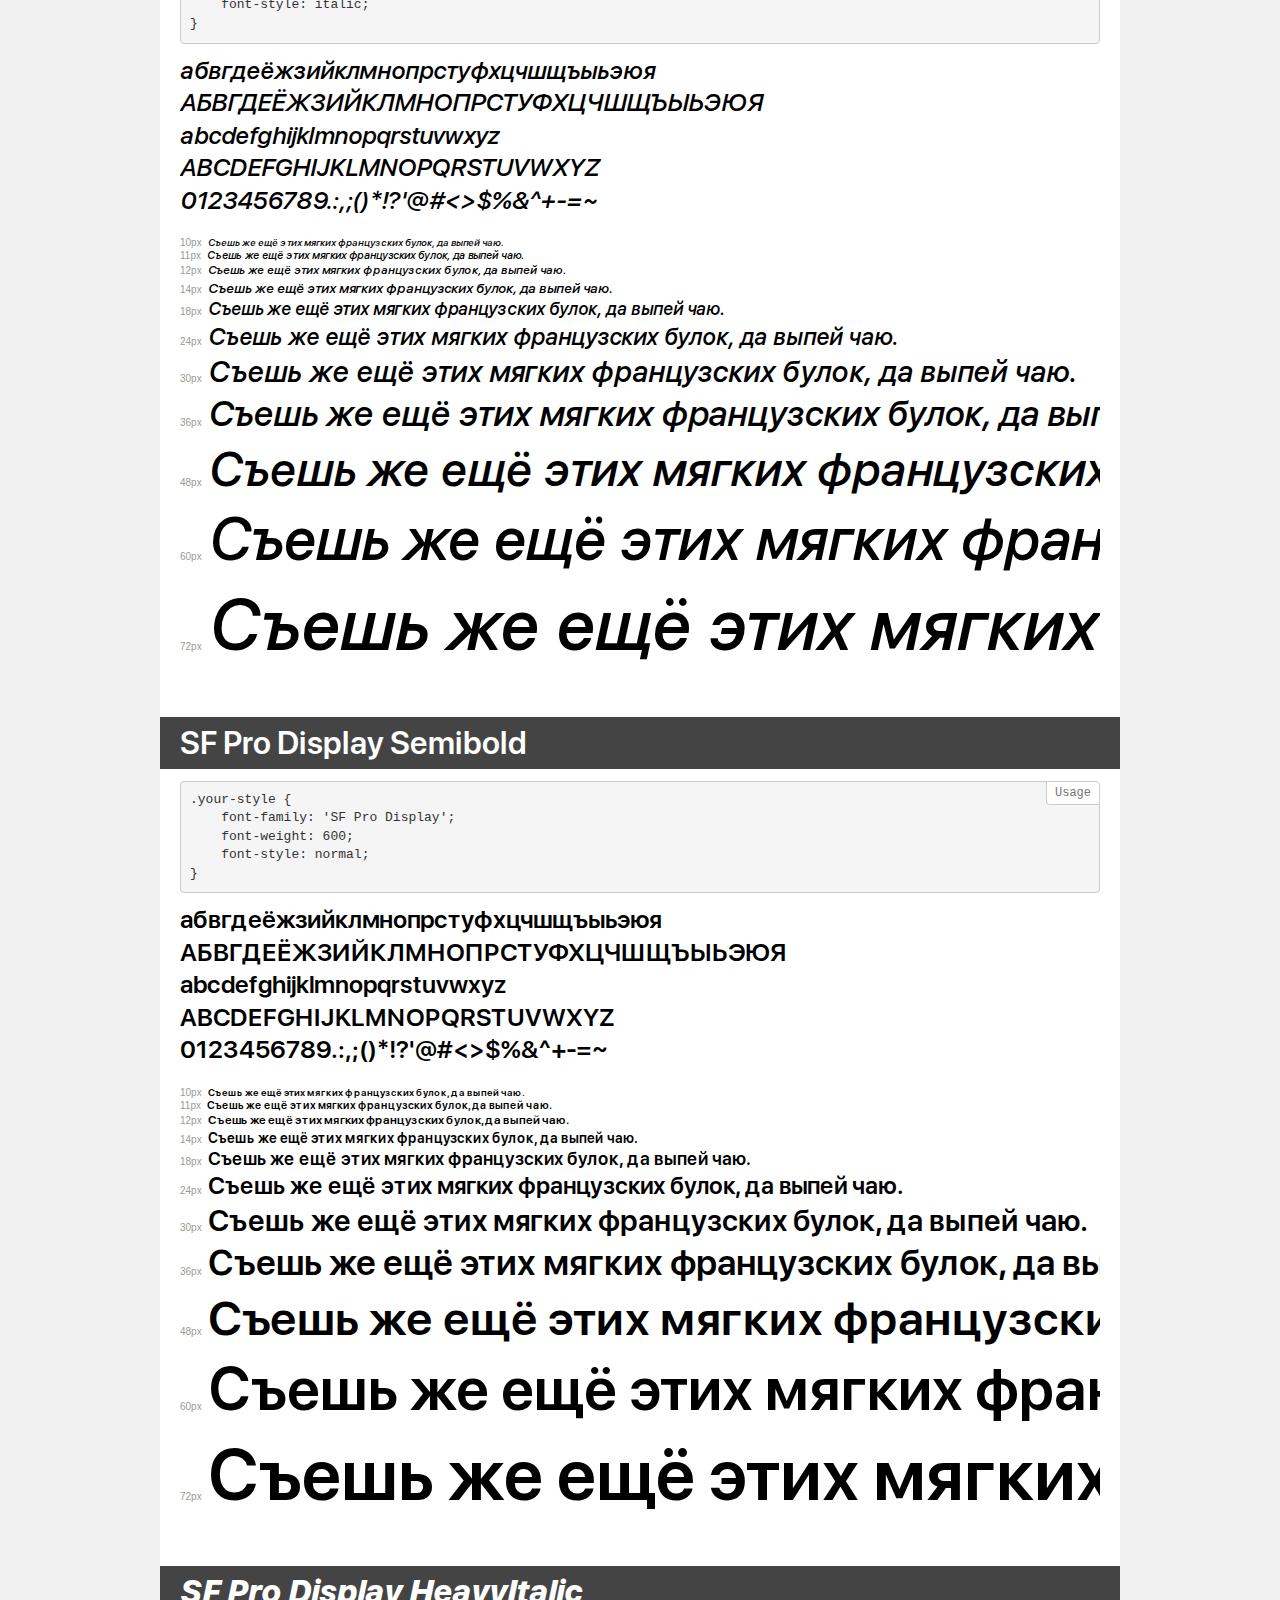
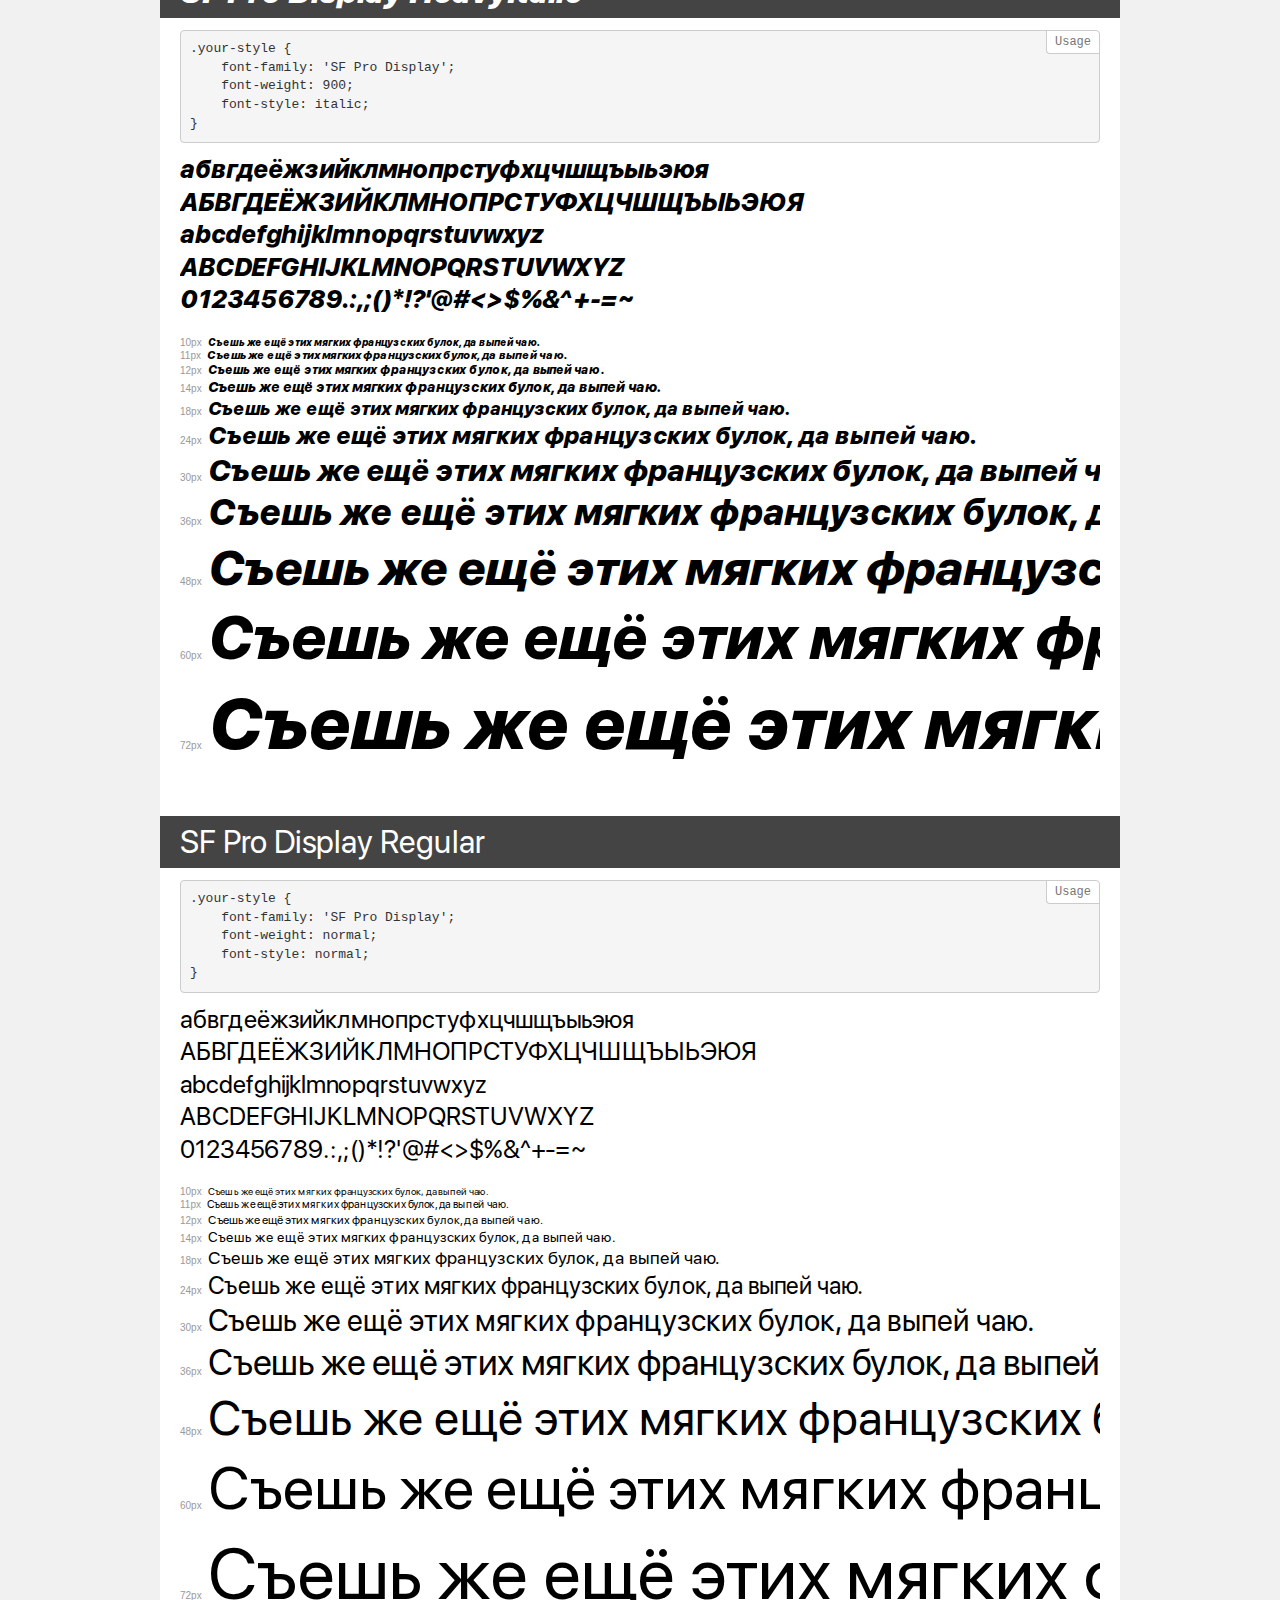
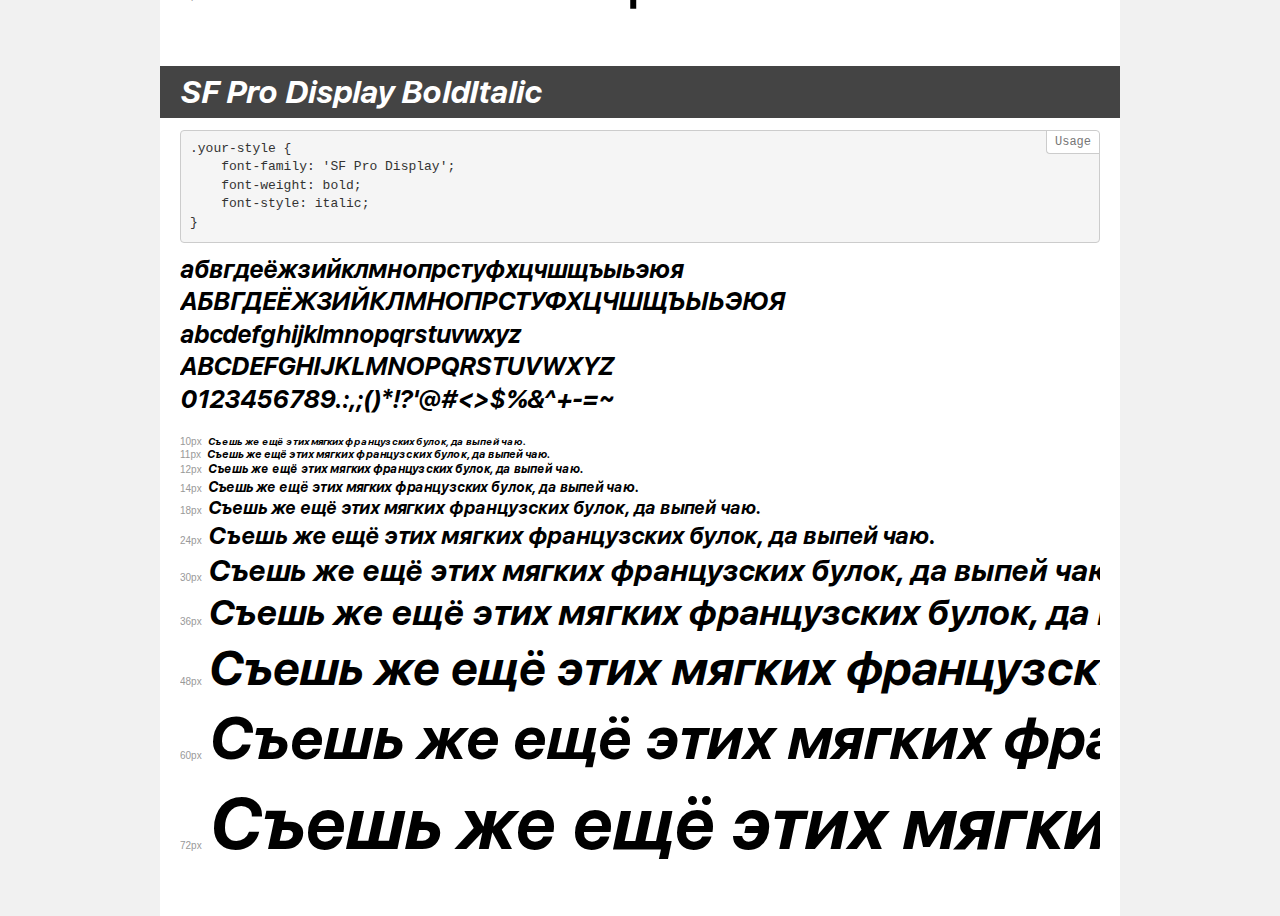
<file: fonts/SF Pro Display/don't need/demo.html>
<!DOCTYPE html>
<html>
<head>
    <meta charset="utf-8">
    <meta http-equiv="X-UA-Compatible" content="IE=edge">
    <meta name="viewport" content="width=device-width, initial-scale=1">
    <meta name="robots" content="noindex, noarchive">
    <meta name="format-detection" content="telephone=no">
    <title>Transfonter demo</title>
    <link href="stylesheet.css" rel="stylesheet">
    <style>
        /*
        http://meyerweb.com/eric/tools/css/reset/
        v2.0 | 20110126
        License: none (public domain)
        */
        html, body, div, span, applet, object, iframe,
        h1, h2, h3, h4, h5, h6, p, blockquote, pre,
        a, abbr, acronym, address, big, cite, code,
        del, dfn, em, img, ins, kbd, q, s, samp,
        small, strike, strong, sub, sup, tt, var,
        b, u, i, center,
        dl, dt, dd, ol, ul, li,
        fieldset, form, label, legend,
        table, caption, tbody, tfoot, thead, tr, th, td,
        article, aside, canvas, details, embed,
        figure, figcaption, footer, header, hgroup,
        menu, nav, output, ruby, section, summary,
        time, mark, audio, video {
            margin: 0;
            padding: 0;
            border: 0;
            font-size: 100%;
            font: inherit;
            vertical-align: baseline;
        }
        /* HTML5 display-role reset for older browsers */
        article, aside, details, figcaption, figure,
        footer, header, hgroup, menu, nav, section {
            display: block;
        }
        body {
            line-height: 1;
        }
        ol, ul {
            list-style: none;
        }
        blockquote, q {
            quotes: none;
        }
        blockquote:before, blockquote:after,
        q:before, q:after {
            content: '';
            content: none;
        }
        table {
            border-collapse: collapse;
            border-spacing: 0;
        }
        /* common styles */
        body {
            background: #f1f1f1;
            color: #000;
        }
        .page {
            background: #fff;
            width: 920px;
            margin: 0 auto;
            padding: 20px 20px 0 20px;
            overflow: hidden;
        }
        .font-container {
            overflow-x: auto;
            overflow-y: hidden;
            margin-bottom: 40px;
            line-height: 1.3;
            white-space: nowrap;
            padding-bottom: 5px;
        }
        h1 {
            position: relative;
            background: #444;
            font-size: 32px;
            color: #fff;
            padding: 10px 20px;
            margin: 0 -20px 12px -20px;
        }
        .letters {
            font-size: 25px;
            margin-bottom: 20px;
        }
        .s10:before {
            content: '10px';
        }
        .s11:before {
            content: '11px';
        }
        .s12:before {
            content: '12px';
        }
        .s14:before {
            content: '14px';
        }
        .s18:before {
            content: '18px';
        }
        .s24:before {
            content: '24px';
        }
        .s30:before {
            content: '30px';
        }
        .s36:before {
            content: '36px';
        }
        .s48:before {
            content: '48px';
        }
        .s60:before {
            content: '60px';
        }
        .s72:before {
            content: '72px';
        }
        .s10:before, .s11:before, .s12:before, .s14:before,
        .s18:before, .s24:before, .s30:before, .s36:before,
        .s48:before, .s60:before, .s72:before {
            font-family: Arial, sans-serif;
            font-size: 10px;
            font-weight: normal;
            font-style: normal;
            color: #999;
            padding-right: 6px;
        }
        pre {
            display: block;
            position: relative;
            padding: 9px;
            margin: 0 0 10px;
            font-family: Monaco, Menlo, Consolas, "Courier New", monospace !important;
            font-size: 13px;
            line-height: 1.428571429;
            color: #333;
            font-weight: normal !important;
            font-style: normal !important;
            background-color: #f5f5f5;
            border: 1px solid #ccc;
            overflow-x: auto;
            border-radius: 4px;
        }
        pre:after {
            display: block;
            position: absolute;
            right: 0;
            top: 0;
            content: 'Usage';
            line-height: 1;
            padding: 5px 8px;
            font-size: 12px;
            color: #767676;
            background-color: #fff;
            border: 1px solid #ccc;
            border-right: none;
            border-top: none;
            border-radius: 0 4px 0 4px;
            z-index: 10;
        }
        /* responsive */
        @media (max-width: 959px) {
            .page {
                width: auto;
                margin: 0;
            }
        }
    </style>
</head>
<body>
<div class="page">
    <div class="demo" style="font-family: 'SF Pro Display'; font-weight: 500; font-style: normal;">
        <h1>SF Pro Display Medium</h1>
        <pre>.your-style {
    font-family: 'SF Pro Display';
    font-weight: 500;
    font-style: normal;
}</pre>
        <div class="font-container">
            <p class="letters">
                абвгдеёжзийклмнопрстуфхцчшщъыьэюя<br>
АБВГДЕЁЖЗИЙКЛМНОПРСТУФХЦЧШЩЪЫЬЭЮЯ<br>
abcdefghijklmnopqrstuvwxyz<br>
ABCDEFGHIJKLMNOPQRSTUVWXYZ<br>
                0123456789.:,;()*!?'@#<>$%&^+-=~
            </p>
            <p class="s10" style="font-size: 10px;">Съешь же ещё этих мягких французских булок, да выпей чаю.</p>
            <p class="s11" style="font-size: 11px;">Съешь же ещё этих мягких французских булок, да выпей чаю.</p>
            <p class="s12" style="font-size: 12px;">Съешь же ещё этих мягких французских булок, да выпей чаю.</p>
            <p class="s14" style="font-size: 14px;">Съешь же ещё этих мягких французских булок, да выпей чаю.</p>
            <p class="s18" style="font-size: 18px;">Съешь же ещё этих мягких французских булок, да выпей чаю.</p>
            <p class="s24" style="font-size: 24px;">Съешь же ещё этих мягких французских булок, да выпей чаю.</p>
            <p class="s30" style="font-size: 30px;">Съешь же ещё этих мягких французских булок, да выпей чаю.</p>
            <p class="s36" style="font-size: 36px;">Съешь же ещё этих мягких французских булок, да выпей чаю.</p>
            <p class="s48" style="font-size: 48px;">Съешь же ещё этих мягких французских булок, да выпей чаю.</p>
            <p class="s60" style="font-size: 60px;">Съешь же ещё этих мягких французских булок, да выпей чаю.</p>
            <p class="s72" style="font-size: 72px;">Съешь же ещё этих мягких французских булок, да выпей чаю.</p>
        </div>
    </div>
    <div class="demo" style="font-family: 'SF Pro Display'; font-weight: 900; font-style: normal;">
        <h1>SF Pro Display Heavy</h1>
        <pre>.your-style {
    font-family: 'SF Pro Display';
    font-weight: 900;
    font-style: normal;
}</pre>
        <div class="font-container">
            <p class="letters">
                абвгдеёжзийклмнопрстуфхцчшщъыьэюя<br>
АБВГДЕЁЖЗИЙКЛМНОПРСТУФХЦЧШЩЪЫЬЭЮЯ<br>
abcdefghijklmnopqrstuvwxyz<br>
ABCDEFGHIJKLMNOPQRSTUVWXYZ<br>
                0123456789.:,;()*!?'@#<>$%&^+-=~
            </p>
            <p class="s10" style="font-size: 10px;">Съешь же ещё этих мягких французских булок, да выпей чаю.</p>
            <p class="s11" style="font-size: 11px;">Съешь же ещё этих мягких французских булок, да выпей чаю.</p>
            <p class="s12" style="font-size: 12px;">Съешь же ещё этих мягких французских булок, да выпей чаю.</p>
            <p class="s14" style="font-size: 14px;">Съешь же ещё этих мягких французских булок, да выпей чаю.</p>
            <p class="s18" style="font-size: 18px;">Съешь же ещё этих мягких французских булок, да выпей чаю.</p>
            <p class="s24" style="font-size: 24px;">Съешь же ещё этих мягких французских булок, да выпей чаю.</p>
            <p class="s30" style="font-size: 30px;">Съешь же ещё этих мягких французских булок, да выпей чаю.</p>
            <p class="s36" style="font-size: 36px;">Съешь же ещё этих мягких французских булок, да выпей чаю.</p>
            <p class="s48" style="font-size: 48px;">Съешь же ещё этих мягких французских булок, да выпей чаю.</p>
            <p class="s60" style="font-size: 60px;">Съешь же ещё этих мягких французских булок, да выпей чаю.</p>
            <p class="s72" style="font-size: 72px;">Съешь же ещё этих мягких французских булок, да выпей чаю.</p>
        </div>
    </div>
    <div class="demo" style="font-family: 'SF Pro Display'; font-weight: 200; font-style: italic;">
        <h1>SF Pro Display UltralightItalic</h1>
        <pre>.your-style {
    font-family: 'SF Pro Display';
    font-weight: 200;
    font-style: italic;
}</pre>
        <div class="font-container">
            <p class="letters">
                абвгдеёжзийклмнопрстуфхцчшщъыьэюя<br>
АБВГДЕЁЖЗИЙКЛМНОПРСТУФХЦЧШЩЪЫЬЭЮЯ<br>
abcdefghijklmnopqrstuvwxyz<br>
ABCDEFGHIJKLMNOPQRSTUVWXYZ<br>
                0123456789.:,;()*!?'@#<>$%&^+-=~
            </p>
            <p class="s10" style="font-size: 10px;">Съешь же ещё этих мягких французских булок, да выпей чаю.</p>
            <p class="s11" style="font-size: 11px;">Съешь же ещё этих мягких французских булок, да выпей чаю.</p>
            <p class="s12" style="font-size: 12px;">Съешь же ещё этих мягких французских булок, да выпей чаю.</p>
            <p class="s14" style="font-size: 14px;">Съешь же ещё этих мягких французских булок, да выпей чаю.</p>
            <p class="s18" style="font-size: 18px;">Съешь же ещё этих мягких французских булок, да выпей чаю.</p>
            <p class="s24" style="font-size: 24px;">Съешь же ещё этих мягких французских булок, да выпей чаю.</p>
            <p class="s30" style="font-size: 30px;">Съешь же ещё этих мягких французских булок, да выпей чаю.</p>
            <p class="s36" style="font-size: 36px;">Съешь же ещё этих мягких французских булок, да выпей чаю.</p>
            <p class="s48" style="font-size: 48px;">Съешь же ещё этих мягких французских булок, да выпей чаю.</p>
            <p class="s60" style="font-size: 60px;">Съешь же ещё этих мягких французских булок, да выпей чаю.</p>
            <p class="s72" style="font-size: 72px;">Съешь же ещё этих мягких французских булок, да выпей чаю.</p>
        </div>
    </div>
    <div class="demo" style="font-family: 'SF Pro Display'; font-weight: normal; font-style: italic;">
        <h1>SF Pro Display Regular Italic</h1>
        <pre>.your-style {
    font-family: 'SF Pro Display';
    font-weight: normal;
    font-style: italic;
}</pre>
        <div class="font-container">
            <p class="letters">
                абвгдеёжзийклмнопрстуфхцчшщъыьэюя<br>
АБВГДЕЁЖЗИЙКЛМНОПРСТУФХЦЧШЩЪЫЬЭЮЯ<br>
abcdefghijklmnopqrstuvwxyz<br>
ABCDEFGHIJKLMNOPQRSTUVWXYZ<br>
                0123456789.:,;()*!?'@#<>$%&^+-=~
            </p>
            <p class="s10" style="font-size: 10px;">Съешь же ещё этих мягких французских булок, да выпей чаю.</p>
            <p class="s11" style="font-size: 11px;">Съешь же ещё этих мягких французских булок, да выпей чаю.</p>
            <p class="s12" style="font-size: 12px;">Съешь же ещё этих мягких французских булок, да выпей чаю.</p>
            <p class="s14" style="font-size: 14px;">Съешь же ещё этих мягких французских булок, да выпей чаю.</p>
            <p class="s18" style="font-size: 18px;">Съешь же ещё этих мягких французских булок, да выпей чаю.</p>
            <p class="s24" style="font-size: 24px;">Съешь же ещё этих мягких французских булок, да выпей чаю.</p>
            <p class="s30" style="font-size: 30px;">Съешь же ещё этих мягких французских булок, да выпей чаю.</p>
            <p class="s36" style="font-size: 36px;">Съешь же ещё этих мягких французских булок, да выпей чаю.</p>
            <p class="s48" style="font-size: 48px;">Съешь же ещё этих мягких французских булок, да выпей чаю.</p>
            <p class="s60" style="font-size: 60px;">Съешь же ещё этих мягких французских булок, да выпей чаю.</p>
            <p class="s72" style="font-size: 72px;">Съешь же ещё этих мягких французских булок, да выпей чаю.</p>
        </div>
    </div>
    <div class="demo" style="font-family: 'SF Pro Display'; font-weight: 100; font-style: normal;">
        <h1>SF Pro Display Thin</h1>
        <pre>.your-style {
    font-family: 'SF Pro Display';
    font-weight: 100;
    font-style: normal;
}</pre>
        <div class="font-container">
            <p class="letters">
                абвгдеёжзийклмнопрстуфхцчшщъыьэюя<br>
АБВГДЕЁЖЗИЙКЛМНОПРСТУФХЦЧШЩЪЫЬЭЮЯ<br>
abcdefghijklmnopqrstuvwxyz<br>
ABCDEFGHIJKLMNOPQRSTUVWXYZ<br>
                0123456789.:,;()*!?'@#<>$%&^+-=~
            </p>
            <p class="s10" style="font-size: 10px;">Съешь же ещё этих мягких французских булок, да выпей чаю.</p>
            <p class="s11" style="font-size: 11px;">Съешь же ещё этих мягких французских булок, да выпей чаю.</p>
            <p class="s12" style="font-size: 12px;">Съешь же ещё этих мягких французских булок, да выпей чаю.</p>
            <p class="s14" style="font-size: 14px;">Съешь же ещё этих мягких французских булок, да выпей чаю.</p>
            <p class="s18" style="font-size: 18px;">Съешь же ещё этих мягких французских булок, да выпей чаю.</p>
            <p class="s24" style="font-size: 24px;">Съешь же ещё этих мягких французских булок, да выпей чаю.</p>
            <p class="s30" style="font-size: 30px;">Съешь же ещё этих мягких французских булок, да выпей чаю.</p>
            <p class="s36" style="font-size: 36px;">Съешь же ещё этих мягких французских булок, да выпей чаю.</p>
            <p class="s48" style="font-size: 48px;">Съешь же ещё этих мягких французских булок, да выпей чаю.</p>
            <p class="s60" style="font-size: 60px;">Съешь же ещё этих мягких французских булок, да выпей чаю.</p>
            <p class="s72" style="font-size: 72px;">Съешь же ещё этих мягких французских булок, да выпей чаю.</p>
        </div>
    </div>
    <div class="demo" style="font-family: 'SF Pro Display'; font-weight: 200; font-style: normal;">
        <h1>SF Pro Display Light</h1>
        <pre>.your-style {
    font-family: 'SF Pro Display';
    font-weight: 200;
    font-style: normal;
}</pre>
        <div class="font-container">
            <p class="letters">
                абвгдеёжзийклмнопрстуфхцчшщъыьэюя<br>
АБВГДЕЁЖЗИЙКЛМНОПРСТУФХЦЧШЩЪЫЬЭЮЯ<br>
abcdefghijklmnopqrstuvwxyz<br>
ABCDEFGHIJKLMNOPQRSTUVWXYZ<br>
                0123456789.:,;()*!?'@#<>$%&^+-=~
            </p>
            <p class="s10" style="font-size: 10px;">Съешь же ещё этих мягких французских булок, да выпей чаю.</p>
            <p class="s11" style="font-size: 11px;">Съешь же ещё этих мягких французских булок, да выпей чаю.</p>
            <p class="s12" style="font-size: 12px;">Съешь же ещё этих мягких французских булок, да выпей чаю.</p>
            <p class="s14" style="font-size: 14px;">Съешь же ещё этих мягких французских булок, да выпей чаю.</p>
            <p class="s18" style="font-size: 18px;">Съешь же ещё этих мягких французских булок, да выпей чаю.</p>
            <p class="s24" style="font-size: 24px;">Съешь же ещё этих мягких французских булок, да выпей чаю.</p>
            <p class="s30" style="font-size: 30px;">Съешь же ещё этих мягких французских булок, да выпей чаю.</p>
            <p class="s36" style="font-size: 36px;">Съешь же ещё этих мягких французских булок, да выпей чаю.</p>
            <p class="s48" style="font-size: 48px;">Съешь же ещё этих мягких французских булок, да выпей чаю.</p>
            <p class="s60" style="font-size: 60px;">Съешь же ещё этих мягких французских булок, да выпей чаю.</p>
            <p class="s72" style="font-size: 72px;">Съешь же ещё этих мягких французских булок, да выпей чаю.</p>
        </div>
    </div>
    <div class="demo" style="font-family: 'SF Pro Display'; font-weight: 900; font-style: italic;">
        <h1>SF Pro Display Black Italic</h1>
        <pre>.your-style {
    font-family: 'SF Pro Display';
    font-weight: 900;
    font-style: italic;
}</pre>
        <div class="font-container">
            <p class="letters">
                абвгдеёжзийклмнопрстуфхцчшщъыьэюя<br>
АБВГДЕЁЖЗИЙКЛМНОПРСТУФХЦЧШЩЪЫЬЭЮЯ<br>
abcdefghijklmnopqrstuvwxyz<br>
ABCDEFGHIJKLMNOPQRSTUVWXYZ<br>
                0123456789.:,;()*!?'@#<>$%&^+-=~
            </p>
            <p class="s10" style="font-size: 10px;">Съешь же ещё этих мягких французских булок, да выпей чаю.</p>
            <p class="s11" style="font-size: 11px;">Съешь же ещё этих мягких французских булок, да выпей чаю.</p>
            <p class="s12" style="font-size: 12px;">Съешь же ещё этих мягких французских булок, да выпей чаю.</p>
            <p class="s14" style="font-size: 14px;">Съешь же ещё этих мягких французских булок, да выпей чаю.</p>
            <p class="s18" style="font-size: 18px;">Съешь же ещё этих мягких французских булок, да выпей чаю.</p>
            <p class="s24" style="font-size: 24px;">Съешь же ещё этих мягких французских булок, да выпей чаю.</p>
            <p class="s30" style="font-size: 30px;">Съешь же ещё этих мягких французских булок, да выпей чаю.</p>
            <p class="s36" style="font-size: 36px;">Съешь же ещё этих мягких французских булок, да выпей чаю.</p>
            <p class="s48" style="font-size: 48px;">Съешь же ещё этих мягких французских булок, да выпей чаю.</p>
            <p class="s60" style="font-size: 60px;">Съешь же ещё этих мягких французских булок, да выпей чаю.</p>
            <p class="s72" style="font-size: 72px;">Съешь же ещё этих мягких французских булок, да выпей чаю.</p>
        </div>
    </div>
    <div class="demo" style="font-family: 'SF Pro Display'; font-weight: bold; font-style: normal;">
        <h1>SF Pro Display Bold</h1>
        <pre>.your-style {
    font-family: 'SF Pro Display';
    font-weight: bold;
    font-style: normal;
}</pre>
        <div class="font-container">
            <p class="letters">
                абвгдеёжзийклмнопрстуфхцчшщъыьэюя<br>
АБВГДЕЁЖЗИЙКЛМНОПРСТУФХЦЧШЩЪЫЬЭЮЯ<br>
abcdefghijklmnopqrstuvwxyz<br>
ABCDEFGHIJKLMNOPQRSTUVWXYZ<br>
                0123456789.:,;()*!?'@#<>$%&^+-=~
            </p>
            <p class="s10" style="font-size: 10px;">Съешь же ещё этих мягких французских булок, да выпей чаю.</p>
            <p class="s11" style="font-size: 11px;">Съешь же ещё этих мягких французских булок, да выпей чаю.</p>
            <p class="s12" style="font-size: 12px;">Съешь же ещё этих мягких французских булок, да выпей чаю.</p>
            <p class="s14" style="font-size: 14px;">Съешь же ещё этих мягких французских булок, да выпей чаю.</p>
            <p class="s18" style="font-size: 18px;">Съешь же ещё этих мягких французских булок, да выпей чаю.</p>
            <p class="s24" style="font-size: 24px;">Съешь же ещё этих мягких французских булок, да выпей чаю.</p>
            <p class="s30" style="font-size: 30px;">Съешь же ещё этих мягких французских булок, да выпей чаю.</p>
            <p class="s36" style="font-size: 36px;">Съешь же ещё этих мягких французских булок, да выпей чаю.</p>
            <p class="s48" style="font-size: 48px;">Съешь же ещё этих мягких французских булок, да выпей чаю.</p>
            <p class="s60" style="font-size: 60px;">Съешь же ещё этих мягких французских булок, да выпей чаю.</p>
            <p class="s72" style="font-size: 72px;">Съешь же ещё этих мягких французских булок, да выпей чаю.</p>
        </div>
    </div>
    <div class="demo" style="font-family: 'SF Pro Display'; font-weight: 900; font-style: normal;">
        <h1>SF Pro Display Black</h1>
        <pre>.your-style {
    font-family: 'SF Pro Display';
    font-weight: 900;
    font-style: normal;
}</pre>
        <div class="font-container">
            <p class="letters">
                абвгдеёжзийклмнопрстуфхцчшщъыьэюя<br>
АБВГДЕЁЖЗИЙКЛМНОПРСТУФХЦЧШЩЪЫЬЭЮЯ<br>
abcdefghijklmnopqrstuvwxyz<br>
ABCDEFGHIJKLMNOPQRSTUVWXYZ<br>
                0123456789.:,;()*!?'@#<>$%&^+-=~
            </p>
            <p class="s10" style="font-size: 10px;">Съешь же ещё этих мягких французских булок, да выпей чаю.</p>
            <p class="s11" style="font-size: 11px;">Съешь же ещё этих мягких французских булок, да выпей чаю.</p>
            <p class="s12" style="font-size: 12px;">Съешь же ещё этих мягких французских булок, да выпей чаю.</p>
            <p class="s14" style="font-size: 14px;">Съешь же ещё этих мягких французских булок, да выпей чаю.</p>
            <p class="s18" style="font-size: 18px;">Съешь же ещё этих мягких французских булок, да выпей чаю.</p>
            <p class="s24" style="font-size: 24px;">Съешь же ещё этих мягких французских булок, да выпей чаю.</p>
            <p class="s30" style="font-size: 30px;">Съешь же ещё этих мягких французских булок, да выпей чаю.</p>
            <p class="s36" style="font-size: 36px;">Съешь же ещё этих мягких французских булок, да выпей чаю.</p>
            <p class="s48" style="font-size: 48px;">Съешь же ещё этих мягких французских булок, да выпей чаю.</p>
            <p class="s60" style="font-size: 60px;">Съешь же ещё этих мягких французских булок, да выпей чаю.</p>
            <p class="s72" style="font-size: 72px;">Съешь же ещё этих мягких французских булок, да выпей чаю.</p>
        </div>
    </div>
    <div class="demo" style="font-family: 'SF Pro Display'; font-weight: 600; font-style: italic;">
        <h1>SF Pro Display SemiboldItalic</h1>
        <pre>.your-style {
    font-family: 'SF Pro Display';
    font-weight: 600;
    font-style: italic;
}</pre>
        <div class="font-container">
            <p class="letters">
                абвгдеёжзийклмнопрстуфхцчшщъыьэюя<br>
АБВГДЕЁЖЗИЙКЛМНОПРСТУФХЦЧШЩЪЫЬЭЮЯ<br>
abcdefghijklmnopqrstuvwxyz<br>
ABCDEFGHIJKLMNOPQRSTUVWXYZ<br>
                0123456789.:,;()*!?'@#<>$%&^+-=~
            </p>
            <p class="s10" style="font-size: 10px;">Съешь же ещё этих мягких французских булок, да выпей чаю.</p>
            <p class="s11" style="font-size: 11px;">Съешь же ещё этих мягких французских булок, да выпей чаю.</p>
            <p class="s12" style="font-size: 12px;">Съешь же ещё этих мягких французских булок, да выпей чаю.</p>
            <p class="s14" style="font-size: 14px;">Съешь же ещё этих мягких французских булок, да выпей чаю.</p>
            <p class="s18" style="font-size: 18px;">Съешь же ещё этих мягких французских булок, да выпей чаю.</p>
            <p class="s24" style="font-size: 24px;">Съешь же ещё этих мягких французских булок, да выпей чаю.</p>
            <p class="s30" style="font-size: 30px;">Съешь же ещё этих мягких французских булок, да выпей чаю.</p>
            <p class="s36" style="font-size: 36px;">Съешь же ещё этих мягких французских булок, да выпей чаю.</p>
            <p class="s48" style="font-size: 48px;">Съешь же ещё этих мягких французских булок, да выпей чаю.</p>
            <p class="s60" style="font-size: 60px;">Съешь же ещё этих мягких французских булок, да выпей чаю.</p>
            <p class="s72" style="font-size: 72px;">Съешь же ещё этих мягких французских булок, да выпей чаю.</p>
        </div>
    </div>
    <div class="demo" style="font-family: 'SF Pro Display'; font-weight: 200; font-style: normal;">
        <h1>SF Pro Display Ultralight</h1>
        <pre>.your-style {
    font-family: 'SF Pro Display';
    font-weight: 200;
    font-style: normal;
}</pre>
        <div class="font-container">
            <p class="letters">
                абвгдеёжзийклмнопрстуфхцчшщъыьэюя<br>
АБВГДЕЁЖЗИЙКЛМНОПРСТУФХЦЧШЩЪЫЬЭЮЯ<br>
abcdefghijklmnopqrstuvwxyz<br>
ABCDEFGHIJKLMNOPQRSTUVWXYZ<br>
                0123456789.:,;()*!?'@#<>$%&^+-=~
            </p>
            <p class="s10" style="font-size: 10px;">Съешь же ещё этих мягких французских булок, да выпей чаю.</p>
            <p class="s11" style="font-size: 11px;">Съешь же ещё этих мягких французских булок, да выпей чаю.</p>
            <p class="s12" style="font-size: 12px;">Съешь же ещё этих мягких французских булок, да выпей чаю.</p>
            <p class="s14" style="font-size: 14px;">Съешь же ещё этих мягких французских булок, да выпей чаю.</p>
            <p class="s18" style="font-size: 18px;">Съешь же ещё этих мягких французских булок, да выпей чаю.</p>
            <p class="s24" style="font-size: 24px;">Съешь же ещё этих мягких французских булок, да выпей чаю.</p>
            <p class="s30" style="font-size: 30px;">Съешь же ещё этих мягких французских булок, да выпей чаю.</p>
            <p class="s36" style="font-size: 36px;">Съешь же ещё этих мягких французских булок, да выпей чаю.</p>
            <p class="s48" style="font-size: 48px;">Съешь же ещё этих мягких французских булок, да выпей чаю.</p>
            <p class="s60" style="font-size: 60px;">Съешь же ещё этих мягких французских булок, да выпей чаю.</p>
            <p class="s72" style="font-size: 72px;">Съешь же ещё этих мягких французских булок, да выпей чаю.</p>
        </div>
    </div>
    <div class="demo" style="font-family: 'SF Pro Display'; font-weight: 200; font-style: italic;">
        <h1>SF Pro Display LightItalic</h1>
        <pre>.your-style {
    font-family: 'SF Pro Display';
    font-weight: 200;
    font-style: italic;
}</pre>
        <div class="font-container">
            <p class="letters">
                абвгдеёжзийклмнопрстуфхцчшщъыьэюя<br>
АБВГДЕЁЖЗИЙКЛМНОПРСТУФХЦЧШЩЪЫЬЭЮЯ<br>
abcdefghijklmnopqrstuvwxyz<br>
ABCDEFGHIJKLMNOPQRSTUVWXYZ<br>
                0123456789.:,;()*!?'@#<>$%&^+-=~
            </p>
            <p class="s10" style="font-size: 10px;">Съешь же ещё этих мягких французских булок, да выпей чаю.</p>
            <p class="s11" style="font-size: 11px;">Съешь же ещё этих мягких французских булок, да выпей чаю.</p>
            <p class="s12" style="font-size: 12px;">Съешь же ещё этих мягких французских булок, да выпей чаю.</p>
            <p class="s14" style="font-size: 14px;">Съешь же ещё этих мягких французских булок, да выпей чаю.</p>
            <p class="s18" style="font-size: 18px;">Съешь же ещё этих мягких французских булок, да выпей чаю.</p>
            <p class="s24" style="font-size: 24px;">Съешь же ещё этих мягких французских булок, да выпей чаю.</p>
            <p class="s30" style="font-size: 30px;">Съешь же ещё этих мягких французских булок, да выпей чаю.</p>
            <p class="s36" style="font-size: 36px;">Съешь же ещё этих мягких французских булок, да выпей чаю.</p>
            <p class="s48" style="font-size: 48px;">Съешь же ещё этих мягких французских булок, да выпей чаю.</p>
            <p class="s60" style="font-size: 60px;">Съешь же ещё этих мягких французских булок, да выпей чаю.</p>
            <p class="s72" style="font-size: 72px;">Съешь же ещё этих мягких французских булок, да выпей чаю.</p>
        </div>
    </div>
    <div class="demo" style="font-family: 'SF Pro Display'; font-weight: 100; font-style: italic;">
        <h1>SF Pro Display ThinItalic</h1>
        <pre>.your-style {
    font-family: 'SF Pro Display';
    font-weight: 100;
    font-style: italic;
}</pre>
        <div class="font-container">
            <p class="letters">
                абвгдеёжзийклмнопрстуфхцчшщъыьэюя<br>
АБВГДЕЁЖЗИЙКЛМНОПРСТУФХЦЧШЩЪЫЬЭЮЯ<br>
abcdefghijklmnopqrstuvwxyz<br>
ABCDEFGHIJKLMNOPQRSTUVWXYZ<br>
                0123456789.:,;()*!?'@#<>$%&^+-=~
            </p>
            <p class="s10" style="font-size: 10px;">Съешь же ещё этих мягких французских булок, да выпей чаю.</p>
            <p class="s11" style="font-size: 11px;">Съешь же ещё этих мягких французских булок, да выпей чаю.</p>
            <p class="s12" style="font-size: 12px;">Съешь же ещё этих мягких французских булок, да выпей чаю.</p>
            <p class="s14" style="font-size: 14px;">Съешь же ещё этих мягких французских булок, да выпей чаю.</p>
            <p class="s18" style="font-size: 18px;">Съешь же ещё этих мягких французских булок, да выпей чаю.</p>
            <p class="s24" style="font-size: 24px;">Съешь же ещё этих мягких французских булок, да выпей чаю.</p>
            <p class="s30" style="font-size: 30px;">Съешь же ещё этих мягких французских булок, да выпей чаю.</p>
            <p class="s36" style="font-size: 36px;">Съешь же ещё этих мягких французских булок, да выпей чаю.</p>
            <p class="s48" style="font-size: 48px;">Съешь же ещё этих мягких французских булок, да выпей чаю.</p>
            <p class="s60" style="font-size: 60px;">Съешь же ещё этих мягких французских булок, да выпей чаю.</p>
            <p class="s72" style="font-size: 72px;">Съешь же ещё этих мягких французских булок, да выпей чаю.</p>
        </div>
    </div>
    <div class="demo" style="font-family: 'SF Pro Display'; font-weight: 500; font-style: italic;">
        <h1>SF Pro Display MediumItalic</h1>
        <pre>.your-style {
    font-family: 'SF Pro Display';
    font-weight: 500;
    font-style: italic;
}</pre>
        <div class="font-container">
            <p class="letters">
                абвгдеёжзийклмнопрстуфхцчшщъыьэюя<br>
АБВГДЕЁЖЗИЙКЛМНОПРСТУФХЦЧШЩЪЫЬЭЮЯ<br>
abcdefghijklmnopqrstuvwxyz<br>
ABCDEFGHIJKLMNOPQRSTUVWXYZ<br>
                0123456789.:,;()*!?'@#<>$%&^+-=~
            </p>
            <p class="s10" style="font-size: 10px;">Съешь же ещё этих мягких французских булок, да выпей чаю.</p>
            <p class="s11" style="font-size: 11px;">Съешь же ещё этих мягких французских булок, да выпей чаю.</p>
            <p class="s12" style="font-size: 12px;">Съешь же ещё этих мягких французских булок, да выпей чаю.</p>
            <p class="s14" style="font-size: 14px;">Съешь же ещё этих мягких французских булок, да выпей чаю.</p>
            <p class="s18" style="font-size: 18px;">Съешь же ещё этих мягких французских булок, да выпей чаю.</p>
            <p class="s24" style="font-size: 24px;">Съешь же ещё этих мягких французских булок, да выпей чаю.</p>
            <p class="s30" style="font-size: 30px;">Съешь же ещё этих мягких французских булок, да выпей чаю.</p>
            <p class="s36" style="font-size: 36px;">Съешь же ещё этих мягких французских булок, да выпей чаю.</p>
            <p class="s48" style="font-size: 48px;">Съешь же ещё этих мягких французских булок, да выпей чаю.</p>
            <p class="s60" style="font-size: 60px;">Съешь же ещё этих мягких французских булок, да выпей чаю.</p>
            <p class="s72" style="font-size: 72px;">Съешь же ещё этих мягких французских булок, да выпей чаю.</p>
        </div>
    </div>
    <div class="demo" style="font-family: 'SF Pro Display'; font-weight: 600; font-style: normal;">
        <h1>SF Pro Display Semibold</h1>
        <pre>.your-style {
    font-family: 'SF Pro Display';
    font-weight: 600;
    font-style: normal;
}</pre>
        <div class="font-container">
            <p class="letters">
                абвгдеёжзийклмнопрстуфхцчшщъыьэюя<br>
АБВГДЕЁЖЗИЙКЛМНОПРСТУФХЦЧШЩЪЫЬЭЮЯ<br>
abcdefghijklmnopqrstuvwxyz<br>
ABCDEFGHIJKLMNOPQRSTUVWXYZ<br>
                0123456789.:,;()*!?'@#<>$%&^+-=~
            </p>
            <p class="s10" style="font-size: 10px;">Съешь же ещё этих мягких французских булок, да выпей чаю.</p>
            <p class="s11" style="font-size: 11px;">Съешь же ещё этих мягких французских булок, да выпей чаю.</p>
            <p class="s12" style="font-size: 12px;">Съешь же ещё этих мягких французских булок, да выпей чаю.</p>
            <p class="s14" style="font-size: 14px;">Съешь же ещё этих мягких французских булок, да выпей чаю.</p>
            <p class="s18" style="font-size: 18px;">Съешь же ещё этих мягких французских булок, да выпей чаю.</p>
            <p class="s24" style="font-size: 24px;">Съешь же ещё этих мягких французских булок, да выпей чаю.</p>
            <p class="s30" style="font-size: 30px;">Съешь же ещё этих мягких французских булок, да выпей чаю.</p>
            <p class="s36" style="font-size: 36px;">Съешь же ещё этих мягких французских булок, да выпей чаю.</p>
            <p class="s48" style="font-size: 48px;">Съешь же ещё этих мягких французских булок, да выпей чаю.</p>
            <p class="s60" style="font-size: 60px;">Съешь же ещё этих мягких французских булок, да выпей чаю.</p>
            <p class="s72" style="font-size: 72px;">Съешь же ещё этих мягких французских булок, да выпей чаю.</p>
        </div>
    </div>
    <div class="demo" style="font-family: 'SF Pro Display'; font-weight: 900; font-style: italic;">
        <h1>SF Pro Display HeavyItalic</h1>
        <pre>.your-style {
    font-family: 'SF Pro Display';
    font-weight: 900;
    font-style: italic;
}</pre>
        <div class="font-container">
            <p class="letters">
                абвгдеёжзийклмнопрстуфхцчшщъыьэюя<br>
АБВГДЕЁЖЗИЙКЛМНОПРСТУФХЦЧШЩЪЫЬЭЮЯ<br>
abcdefghijklmnopqrstuvwxyz<br>
ABCDEFGHIJKLMNOPQRSTUVWXYZ<br>
                0123456789.:,;()*!?'@#<>$%&^+-=~
            </p>
            <p class="s10" style="font-size: 10px;">Съешь же ещё этих мягких французских булок, да выпей чаю.</p>
            <p class="s11" style="font-size: 11px;">Съешь же ещё этих мягких французских булок, да выпей чаю.</p>
            <p class="s12" style="font-size: 12px;">Съешь же ещё этих мягких французских булок, да выпей чаю.</p>
            <p class="s14" style="font-size: 14px;">Съешь же ещё этих мягких французских булок, да выпей чаю.</p>
            <p class="s18" style="font-size: 18px;">Съешь же ещё этих мягких французских булок, да выпей чаю.</p>
            <p class="s24" style="font-size: 24px;">Съешь же ещё этих мягких французских булок, да выпей чаю.</p>
            <p class="s30" style="font-size: 30px;">Съешь же ещё этих мягких французских булок, да выпей чаю.</p>
            <p class="s36" style="font-size: 36px;">Съешь же ещё этих мягких французских булок, да выпей чаю.</p>
            <p class="s48" style="font-size: 48px;">Съешь же ещё этих мягких французских булок, да выпей чаю.</p>
            <p class="s60" style="font-size: 60px;">Съешь же ещё этих мягких французских булок, да выпей чаю.</p>
            <p class="s72" style="font-size: 72px;">Съешь же ещё этих мягких французских булок, да выпей чаю.</p>
        </div>
    </div>
    <div class="demo" style="font-family: 'SF Pro Display'; font-weight: normal; font-style: normal;">
        <h1>SF Pro Display Regular</h1>
        <pre>.your-style {
    font-family: 'SF Pro Display';
    font-weight: normal;
    font-style: normal;
}</pre>
        <div class="font-container">
            <p class="letters">
                абвгдеёжзийклмнопрстуфхцчшщъыьэюя<br>
АБВГДЕЁЖЗИЙКЛМНОПРСТУФХЦЧШЩЪЫЬЭЮЯ<br>
abcdefghijklmnopqrstuvwxyz<br>
ABCDEFGHIJKLMNOPQRSTUVWXYZ<br>
                0123456789.:,;()*!?'@#<>$%&^+-=~
            </p>
            <p class="s10" style="font-size: 10px;">Съешь же ещё этих мягких французских булок, да выпей чаю.</p>
            <p class="s11" style="font-size: 11px;">Съешь же ещё этих мягких французских булок, да выпей чаю.</p>
            <p class="s12" style="font-size: 12px;">Съешь же ещё этих мягких французских булок, да выпей чаю.</p>
            <p class="s14" style="font-size: 14px;">Съешь же ещё этих мягких французских булок, да выпей чаю.</p>
            <p class="s18" style="font-size: 18px;">Съешь же ещё этих мягких французских булок, да выпей чаю.</p>
            <p class="s24" style="font-size: 24px;">Съешь же ещё этих мягких французских булок, да выпей чаю.</p>
            <p class="s30" style="font-size: 30px;">Съешь же ещё этих мягких французских булок, да выпей чаю.</p>
            <p class="s36" style="font-size: 36px;">Съешь же ещё этих мягких французских булок, да выпей чаю.</p>
            <p class="s48" style="font-size: 48px;">Съешь же ещё этих мягких французских булок, да выпей чаю.</p>
            <p class="s60" style="font-size: 60px;">Съешь же ещё этих мягких французских булок, да выпей чаю.</p>
            <p class="s72" style="font-size: 72px;">Съешь же ещё этих мягких французских булок, да выпей чаю.</p>
        </div>
    </div>
    <div class="demo" style="font-family: 'SF Pro Display'; font-weight: bold; font-style: italic;">
        <h1>SF Pro Display BoldItalic</h1>
        <pre>.your-style {
    font-family: 'SF Pro Display';
    font-weight: bold;
    font-style: italic;
}</pre>
        <div class="font-container">
            <p class="letters">
                абвгдеёжзийклмнопрстуфхцчшщъыьэюя<br>
АБВГДЕЁЖЗИЙКЛМНОПРСТУФХЦЧШЩЪЫЬЭЮЯ<br>
abcdefghijklmnopqrstuvwxyz<br>
ABCDEFGHIJKLMNOPQRSTUVWXYZ<br>
                0123456789.:,;()*!?'@#<>$%&^+-=~
            </p>
            <p class="s10" style="font-size: 10px;">Съешь же ещё этих мягких французских булок, да выпей чаю.</p>
            <p class="s11" style="font-size: 11px;">Съешь же ещё этих мягких французских булок, да выпей чаю.</p>
            <p class="s12" style="font-size: 12px;">Съешь же ещё этих мягких французских булок, да выпей чаю.</p>
            <p class="s14" style="font-size: 14px;">Съешь же ещё этих мягких французских булок, да выпей чаю.</p>
            <p class="s18" style="font-size: 18px;">Съешь же ещё этих мягких французских булок, да выпей чаю.</p>
            <p class="s24" style="font-size: 24px;">Съешь же ещё этих мягких французских булок, да выпей чаю.</p>
            <p class="s30" style="font-size: 30px;">Съешь же ещё этих мягких французских булок, да выпей чаю.</p>
            <p class="s36" style="font-size: 36px;">Съешь же ещё этих мягких французских булок, да выпей чаю.</p>
            <p class="s48" style="font-size: 48px;">Съешь же ещё этих мягких французских булок, да выпей чаю.</p>
            <p class="s60" style="font-size: 60px;">Съешь же ещё этих мягких французских булок, да выпей чаю.</p>
            <p class="s72" style="font-size: 72px;">Съешь же ещё этих мягких французских булок, да выпей чаю.</p>
        </div>
    </div>
</div>
</body>
</html>
</file>
<file: css/style.css>
@font-face{font-family:ALS Ekibastuz Black;src:url("../fonts/Ekibastuz/ALS Ekibastuz Black.otf") format("opentype")}@font-face{font-family:ALS Ekibastuz Heavy;src:url("../fonts/Ekibastuz/ALS Ekibastuz Heavy.otf") format("opentype")}@font-face{font-family:ALS Ekibastuz Bold;src:url("../fonts/Ekibastuz/ALS Ekibastuz Bold.otf") format("opentype")}@font-face{font-family:ALS Ekibastuz Regular;src:url("../fonts/Ekibastuz/ALS Ekibastuz Regular.otf") format("opentype")}@font-face{font-family:SF Pro Display;src:url("../fonts/SF Pro Display/SFProDisplay-Bold.ttf") format("truetype")}@font-face{font-family:SF Pro Display;src:url("../fonts/SF Pro Display/SFProDisplay-Regular.ttf") format("truetype")}@font-face{font-family:SF Pro Display;src:url("../fonts/SF Pro Display/SFProDisplay-Light.ttf") format("truetype")}*{-webkit-box-sizing:border-box;box-sizing:border-box;margin:0;padding:0}body{min-height:100%;font-family:"SFProDisplay",sans-serif;color:#1D1D1F}body,html{height:100%}a:focus-visible,button:focus-visible{outline:none}a{color:#1D1D1F}a:hover{text-decoration:none;color:#1D1D1F}.mayas-container{margin-left:220px}.banner{width:100%;display:block;color:#fff}.banner img{max-width:100%}.banner .fixed-hamburger{position:fixed;left:0;top:0;height:100%;width:70px;background-color:#4e3e8e;z-index:100}.banner .fixed-hamburger .hamburger{position:absolute;left:18px;top:25px;display:-webkit-box;display:-ms-flexbox;display:flex;height:18px;width:24px;-webkit-box-orient:vertical;-webkit-box-direction:normal;-ms-flex-direction:column;flex-direction:column;-webkit-box-pack:justify;-ms-flex-pack:justify;justify-content:space-between;cursor:pointer;-webkit-user-select:none;-moz-user-select:none;-ms-user-select:none;user-select:none}.banner .fixed-hamburger .hamburger__icon{display:inline-block;height:2px;width:33px;background:#fff;border-radius:2px}.banner .fixed-hamburger .sidebar{height:100vh;min-width:320px;background:#4e3e8e;position:absolute;top:0;left:0;padding:0 60px;display:-webkit-box;display:-ms-flexbox;display:flex;-webkit-box-orient:vertical;-webkit-box-direction:normal;-ms-flex-direction:column;flex-direction:column;-webkit-transform:translatex(-100%);transform:translatex(-100%);-webkit-transition:-webkit-transform 0.4s ease-in-out;transition:-webkit-transform 0.4s ease-in-out;transition:transform 0.4s ease-in-out;transition:transform 0.4s ease-in-out,-webkit-transform 0.4s ease-in-out}.banner .fixed-hamburger .sidebar__close{position:absolute;top:50%;right:-30px;background:#6d60a5;height:60px;width:60px;border-radius:50%;-webkit-box-shadow:0 0 20px 20px rgba(0,0,0,0.03);box-shadow:0 0 20px 20px rgba(0,0,0,0.03);display:-webkit-box;display:-ms-flexbox;display:flex;-webkit-box-pack:center;-ms-flex-pack:center;justify-content:center;-webkit-box-align:center;-ms-flex-align:center;align-items:center;-webkit-transform:translatex(-100%);transform:translatex(-100%);cursor:pointer;-webkit-transition:-webkit-transform 0.4s ease-in-out 0.2s;transition:-webkit-transform 0.4s ease-in-out 0.2s;transition:transform 0.4s ease-in-out 0.2s;transition:transform 0.4s ease-in-out 0.2s,-webkit-transform 0.4s ease-in-out 0.2s}.banner .fixed-hamburger .sidebar__close:after,.banner .fixed-hamburger .sidebar__close:before{content:"";height:2px;background:#fff;width:24px;display:block;position:absolute}.banner .fixed-hamburger .sidebar__close:after{-webkit-transform:rotate(90deg);transform:rotate(90deg)}.banner .fixed-hamburger .sidebar__menu{display:-webkit-box;display:-ms-flexbox;display:flex;-webkit-box-orient:vertical;-webkit-box-direction:normal;-ms-flex-direction:column;flex-direction:column;-webkit-box-flex:1;-ms-flex:1;flex:1;-ms-flex-pack:distribute;justify-content:space-around;font-size:36px;margin-top:80px;margin-bottom:80px;color:#fff}.banner .fixed-hamburger .sidebar__menu a{color:currentcolor;text-decoration:none;-webkit-transform:translatex(-80%);transform:translatex(-80%);-webkit-transition:-webkit-transform 0.4s ease-in-out;transition:-webkit-transform 0.4s ease-in-out;transition:transform 0.4s ease-in-out;transition:transform 0.4s ease-in-out,-webkit-transform 0.4s ease-in-out;min-width:270px;font-family:"ALS Ekibastuz Bold",sans-serif}.banner .fixed-hamburger .sidebar__menu a:before{content:"";height:2px;background:#a982d0;width:120px;position:absolute;bottom:-2px;left:0;-webkit-transform:translatex(-50%);transform:translatex(-50%);opacity:0;-webkit-transition:opacity 0.4s linear,-webkit-transform 0.4s ease-in-out;transition:opacity 0.4s linear,-webkit-transform 0.4s ease-in-out;transition:transform 0.4s ease-in-out,opacity 0.4s linear;transition:transform 0.4s ease-in-out,opacity 0.4s linear,-webkit-transform 0.4s ease-in-out}.banner .fixed-hamburger .sidebar__menu a:hover:before{-webkit-transform:translatex(0);transform:translatex(0);opacity:1}.banner .fixed-hamburger .sidebar__menu a:first-child{-webkit-transition-delay:0.05s;transition-delay:0.05s}.banner .fixed-hamburger .sidebar__menu a:nth-child(2){-webkit-transition-delay:0.1s;transition-delay:0.1s}.banner .fixed-hamburger .sidebar__menu a:nth-child(3){-webkit-transition-delay:0.15s;transition-delay:0.15s}.banner .fixed-hamburger .sidebar__menu a:nth-child(4){-webkit-transition-delay:0.2s;transition-delay:0.2s}.banner .fixed-hamburger .sidebar__menu a:nth-child(5){-webkit-transition-delay:0.25s;transition-delay:0.25s}.banner .fixed-hamburger .menu-control{display:none}.banner .fixed-hamburger .menu-control:checked+.sidebar{-webkit-transform:translatex(0);transform:translatex(0)}.banner .fixed-hamburger .menu-control:checked+.sidebar .sidebar__close{-webkit-transform:translatex(0) rotate(45deg);transform:translatex(0) rotate(45deg)}.banner .fixed-hamburger .menu-control:checked+.sidebar .sidebar__menu a{-webkit-transform:translatex(0);transform:translatex(0)}.banner .logotype{position:absolute;z-index:10;top:50px;left:220px}.banner .sign-in{position:absolute;top:50px;right:70px;-webkit-box-pack:center;-ms-flex-pack:center;justify-content:center;z-index:5}.banner .sign-in span{padding-right:20px;font-family:"ALS Ekibastuz",sans-serif;font-size:25px;color:#fff;opacity:60%}.banner .sign-in svg .a{fill:#848085;opacity:70%;-webkit-transition:all ease-out 0.3s;transition:all ease-out 0.3s}.banner .sign-in:hover span{opacity:100%}.banner .sign-in:hover svg .a{fill:#e65c5c;opacity:100%}.banner .carousel .carousel-inner .carousel-item .black{display:none!important}.banner .carousel .carousel-inner .carousel-item .three{display:none!important}.banner .carousel .carousel-inner .carousel-item .carousel-caption{max-width:620px;text-align:left;left:220px;bottom:200px}.banner .carousel .carousel-inner .carousel-item .carousel-caption h2{font-family:"ALS Ekibastuz Bold",sans-serif;font-size:50px}.banner .carousel .carousel-inner .carousel-item .carousel-caption p{font-family:"SF Pro Display",sans-serif;font-size:25px;opacity:60%}.banner .carousel .carousel-inner .carousel-indicators{margin-left:220px;bottom:180px}.information{margin-top:100px;margin-bottom:100px}.information .answer{margin-right:113px}.information .answer .pink{width:80px;height:8px;background-color:#E65C5C;opacity:80%}.information .answer h1.ans-title{font-family:"ALS Ekibastuz Bold",sans-serif;font-size:40px;color:#1D1D1F;margin-top:15px;margin-bottom:25px}.information .answer p.ans-text{font-family:"SF Pro Display",sans-serif;font-weight:bold;font-size:20px;color:#1D1D1F;opacity:60%}.information .info-img img{max-height:290px}.links{margin-right:300px;padding-bottom:150px}.links .row{margin-right:0;margin-left:0}.links .row .col-md-4{padding-right:0;padding-left:0}.links .card{height:250px;margin:10px;border:none;border-radius:0;background-color:#FBF6F1}.links .card .card-body{padding:0;margin-top:30px;margin-left:30px;margin-right:100px}.links .card .card-body .card-title{margin-bottom:50px;font-family:"ALS Ekibastuz Bold",sans-serif;font-size:22px}.links .card .card-body .podrobno{font-family:"ALS Ekibastuz Regular",sans-serif;font-size:18px}.links .card .card-body .podrobno svg{width:25px;height:25px;margin-left:10px}.links .card .card-body .podrobno:hover svg path{opacity:1}.consultation{background-color:#60956E}.consultation .left-block img{max-width:600px}.consultation .right-block{margin-top:100px;margin-left:70px;color:white;max-width:600px}.consultation .right-block .green{width:100px;height:8px;background-color:#E5F3E0;opacity:80%}.consultation .right-block h1{font-family:"ALS Ekibastuz Bold",sans-serif;font-size:50px;margin-top:20px;margin-bottom:37px}.consultation .right-block p{margin-bottom:80px;font-family:"SF Pro Display",sans-serif;font-size:25px;opacity:60%;max-width:390px}.consultation .right-block .form-group textarea,.consultation .right-block .form-row input{font-family:"SF Pro Display",sans-serif;font-size:20px;color:#777779;border-radius:0;border:none}.consultation .right-block .form-row input{height:60px}.consultation .right-block .form-group textarea{height:200px}.consultation .right-block .btn{border-radius:0;border:1px solid #bfd5c5;background-color:#bfd5c5;font-size:18px;font-family:"ALS Ekibastuz",sans-serif;padding:8px 20px;color:#777779}.consultation .right-block .btn:focus,.consultation .right-block .btn:hover{border:1px solid #4e3e8e;background-color:#4e3e8e;color:white}.consultation .right-block .btn:focus{outline:0;-webkit-box-shadow:0 0 0 0.2rem #9d71c8;box-shadow:0 0 0 0.2rem #9d71c8}footer{background-color:#4e3e8e;min-height:164px;position:relative}footer .others{padding-top:50px}footer .others a{color:white;font-family:"ALS Ekibastuz Bold",sans-serif;font-size:30px;margin-right:100px}footer .others a:hover{text-decoration:underline}footer .abs{right:70px;bottom:20px}footer .abs p{color:white;font-family:"ALS Ekibastuz",sans-serif;font-size:20px;opacity:60%}#baby-birth .banner .banner-img{background-image:url("../img/banner-img.svg");min-height:360px}#baby-birth .banner .banner-img h1{font-family:"ALS Ekibastuz Bold",sans-serif;font-size:40px;color:#FBF6F1;max-width:830px;padding-top:150px;padding-left:220px}#baby-birth .logotype{top:30px}#baby-birth .accordion{margin-top:65px;position:relative}#baby-birth .accordion .card{border:none;border-radius:0;-webkit-box-orient:horizontal;-webkit-box-direction:normal;-ms-flex-direction:row;flex-direction:row;position:initial}#baby-birth .accordion .card .card-header{background-color:#E5F3E0;width:580px;height:80px;margin-bottom:20px;margin-right:20px;-webkit-transition:all ease-in-out 0.3s;transition:all ease-in-out 0.3s;border-bottom:none}#baby-birth .accordion .card .card-header:focus,#baby-birth .accordion .card .card-header:hover{background-color:#402E88}#baby-birth .accordion .card .card-header:focus .btn-link,#baby-birth .accordion .card .card-header:hover .btn-link{color:white}#baby-birth .accordion .card .card-header:focus .mb-0:hover svg .a,#baby-birth .accordion .card .card-header:hover .mb-0:hover svg .a{fill:#E65C5C;opacity:0.4}#baby-birth .accordion .card .card-header .btn{padding:10px 0}#baby-birth .accordion .card .card-header .btn-link{color:#1D1D1F;font-family:"ALS Ekibastuz Bold",sans-serif;font-size:23px}#baby-birth .accordion .card .card-header .btn-link:focus,#baby-birth .accordion .card .card-header .btn-link:hover{text-decoration:none;-webkit-box-shadow:none;box-shadow:none}#baby-birth .accordion .card .card-header .btn-link svg .a{fill:#60956E;opacity:0.4;-webkit-transition:all ease-in-out 0.2s;transition:all ease-in-out 0.2s}#baby-birth .accordion .card .card-body{background:#FBF6F1;min-height:825px;width:880px;position:absolute;top:0;padding:40px}#baby-birth .accordion .card .card-body a{text-decoration:underline}#baby-birth .accordion .card .card-body a:hover{color:#1D1D1F}#baby-birth .accordion .card .card-body h3{font-family:"ALS Ekibastuz Bold",sans-serif;font-size:33px;color:#1D1D1F;margin-bottom:0}#baby-birth .accordion .card .card-body p{margin-bottom:0;padding-right:90px;font-family:"SF Pro Display Regular",sans-serif;width:530px;font-size:20px;color:#1D1D1F;opacity:60%}#baby-birth .accordion .card .card-body p:last-child{margin-top:25px}#baby-birth .accordion .card .card-body .second-h3{margin-top:50px}#baby-birth .accordion .card .card-body .third-h3{margin-top:50px}#baby-birth .accordion .questions{background-color:#EDE6FC;max-width:580px;min-height:290px;margin-bottom:100px;margin-right:50px;margin-top:80px}#baby-birth .accordion .questions h3{font-family:"ALS Ekibastuz Bold",sans-serif;font-size:25px;color:#1D1D1F;margin-left:25px;padding-top:30px;margin-bottom:30px}#baby-birth .accordion .questions .card{background-color:initial;margin-left:25px;-webkit-box-orient:vertical;-webkit-box-direction:normal;-ms-flex-direction:column;flex-direction:column;margin-right:50px;max-width:530px;padding-bottom:15px}#baby-birth .accordion .questions .card .collapse{max-width:505px;background:#9a86e5}#baby-birth .accordion .questions .card .card-header{max-width:505px;max-height:65px;background-color:#9A86E5;margin-bottom:0}#baby-birth .accordion .questions .card .card-header:hover .mb-0 .btn svg .a{fill:#402E88}#baby-birth .accordion .questions .card .card-header .btn{padding:5px 0}#baby-birth .accordion .questions .card .card-header .btn-link{font-size:20px;color:white}#baby-birth .accordion .questions .card .card-header .btn-link svg{width:32px;height:32px}#baby-birth .accordion .questions .card .card-header .btn-link svg .a{fill:#E65C5C;opacity:40%}#baby-birth .accordion .questions .card .card-body{position:relative;max-width:505px;min-height:100%;margin-bottom:40px;background-color:#9A86E5}#baby-birth .accordion .questions .card .card-body p{font-family:"SF Pro Display Regular",sans-serif;font-size:20px;color:#EDE6FC}#sign-in .banner{min-height:100%;width:100%;background:url("../img/sign-in.svg");background-size:cover;display:-webkit-box;display:-ms-flexbox;display:flex;-webkit-box-align:center;-ms-flex-align:center;align-items:center;padding:60px;color:#fff}#sign-in form{margin-left:160px;margin-top:100px}#sign-in form .buttons{-webkit-box-pack:right;-ms-flex-pack:right;justify-content:right;text-align:right}#sign-in form .btn{width:130px;height:40px;background-color:#6346D6;border:none;border-radius:0;color:white;font-size:18px;font-family:"ALS Ekibastuz Bold",sans-serif}#sign-in form .btn:focus,#sign-in form .btn:hover{background-color:#EDE6FC;color:#777779}#sign-in form .btn:focus{-webkit-box-shadow:0 0 0 0.2rem #9887dd;box-shadow:0 0 0 0.2rem #9887dd}#sign-in form h1{font-family:"ALS Ekibastuz Bold",sans-serif;font-size:45px;color:#1D1D1F;max-width:350px;margin-bottom:40px}#sign-in form .mine input{max-width:430px;height:60px;color:#777779;font-size:20px;font-family:"SF Pro Display Regular",sans-serif;border-radius:0;border:none;padding:18px 25px}#sign-in form .bot{margin-top:100px}#sign-in form .bot a{font-size:18px;color:#1D1D1F;text-decoration:underline;-webkit-transition:all ease-out 0.3s;transition:all ease-out 0.3s}#sign-in form .bot a:hover{color:white;text-decoration:none}@media (max-width:470px){.banner .fixed-hamburger .sidebar__menu{font-size:25px}.banner .fixed-hamburger .sidebar{min-width:300px}footer{min-height:90px}footer .others{display:none!important}}@media (max-width:350px){.banner .fixed-hamburger .sidebar{min-width:260px}.banner .fixed-hamburger .sidebar{padding:0 30px}}
</file>
<file: css/media-index.css>
@media (max-width:1600px){.information .answer{margin-right:10px}.mayas-container{margin-left:120px}.links{margin-right:100px}.banner .logotype{left:120px}.banner .carousel .carousel-inner .carousel-item .carousel-caption{max-width:580px;left:120px;bottom:200px}.banner .carousel .carousel-inner .carousel-item .carousel-caption h2{font-size:35px}.banner .carousel .carousel-inner .carousel-item .carousel-caption p{font-size:20px}.banner .carousel .carousel-inner .carousel-indicators{margin-left:120px;bottom:180px}.information .answer{margin-right:50px}.information .answer h1.ans-title{font-size:35px}.information .answer p.ans-text{font-size:17px}.links .card .card-body .podrobno{font-size:16px}.links .card .card-body .card-title{font-size:17px}}@media (max-width:1350px){.information .info-img img{max-height:220px}.information .answer h1.ans-title{font-size:28px}.information .answer .pink{width:60px;height:5px}.banner .carousel .carousel-inner .carousel-item .carousel-caption{max-width:500px}.banner .carousel .carousel-inner .carousel-item .carousel-caption h2{font-size:25px}.banner .carousel .carousel-inner .carousel-item .carousel-caption p{font-size:15px}.consultation .right-block{margin-top:80px;margin-left:50px;margin-right:50px}.consultation .right-block h1{font-size:35px}.consultation .right-block p{font-size:20px}.consultation .right-block .form-row input{height:40px}.consultation .right-block .form-group textarea{height:150px}}@media (max-width:1080px){.banner .logotype{top:30px}.banner .logotype img{max-height:40px}.banner .sign-in{top:30px;right:30px}.banner .sign-in span{font-size:20px;padding-right:10px}.banner .sign-in svg{width:30px}.links{margin-right:50px}.links .card .card-body{margin-right:40px}.information .info-img img{margin-right:-120px}.information .answer h1.ans-title{font-size:22px}.information .answer p.ans-text{font-size:16px}.mayas-container{overflow:hidden}.banner .carousel .carousel-inner .carousel-item .carousel-caption{max-width:400px;bottom:100px}.banner .carousel .carousel-inner .carousel-indicators{bottom:80px}}@media (max-width:1025px){footer .others a{margin-right:30px}footer .abs p{font-size:16px;margin-bottom:0}}@media (max-width:978px){.consultation .left-block img{display:none}.consultation .right-block{margin-top:50px;margin-left:120px;margin-bottom:50px}.consultation .right-block h1{font-size:30px}.consultation .right-block p{margin-bottom:50px;font-size:18px}.banner .carousel .carousel-inner .carousel-item .carousel-caption{max-width:350px;bottom:50px}.banner .carousel .carousel-inner .carousel-indicators{bottom:40px}.information{margin-right:50px}.information.d-flex{display:block!important}.information.d-flex .answer{margin-right:0;max-width:700px}.information.d-flex .info-img img{margin-right:0;max-width:700px}footer .mayas-container{margin-left:120px}footer .others a{font-size:22px}}@media (max-width:870px){.banner .carousel .carousel-inner .carousel-item .carousel-caption{max-width:300px;bottom:30px}.banner .carousel .carousel-inner .carousel-item .carousel-caption h2{font-size:20px}.banner .carousel .carousel-inner .carousel-item .carousel-caption p{font-size:13px}.banner .carousel .carousel-inner .carousel-indicators{bottom:20px}.consultation .right-block h1{font-size:30px;max-width:400px}}@media (max-width:820px){.links .card .card-body{margin-right:15px;margin-left:15px}}@media (max-width:780px){.banner .carousel .carousel-inner .carousel-item .main{display:none}.banner .carousel .carousel-inner .carousel-item .black{display:block!important}.banner .carousel .carousel-inner .carousel-item .carousel-caption{bottom:330px;max-width:500px}.banner .carousel .carousel-inner .carousel-item .carousel-caption h2{font-size:30px}.banner .carousel .carousel-inner .carousel-item .carousel-caption p{font-size:20px}.banner .carousel .carousel-inner .carousel-indicators{bottom:300px}}@media (max-width:768px){.banner .carousel .carousel-inner .carousel-item .carousel-caption{display:block!important}.links .card{height:150px}}@media (max-width:700px){.banner .carousel .carousel-inner .carousel-item .carousel-caption{bottom:230px}.banner .carousel .carousel-inner .carousel-indicators{bottom:200px}.information.d-flex .info-img img{max-width:600px}.links .card .card-body .card-title{margin-bottom:30px}.links .card .card-body .podrobno{margin-bottom:20px}}@media (max-width:635px){.information.d-flex .info-img img{max-width:550px}.banner .carousel .carousel-inner .carousel-item .carousel-caption{bottom:180px}.banner .carousel .carousel-inner .carousel-indicators{bottom:160px}}@media (max-width:610px){.banner .carousel .carousel-inner .carousel-item .carousel-caption h2{font-size:25px}.banner .carousel .carousel-inner .carousel-item .carousel-caption p{font-size:16px}footer .mayas-container{margin-left:80px}footer .others a{font-size:18px;margin-right:20px}footer .abs{right:30px}}@media (max-width:595px){.information.d-flex .info-img img{max-width:500px}.banner .carousel .carousel-inner .carousel-item .carousel-caption{bottom:130px}.banner .carousel .carousel-inner .carousel-indicators{bottom:110px}}@media (max-width:545px){.information.d-flex .info-img img{max-width:450px}}@media (max-width:510px){.information.d-flex .info-img img{max-width:400px}.banner .carousel .carousel-inner .carousel-item .carousel-caption{bottom:80px}.banner .carousel .carousel-inner .carousel-indicators{bottom:70px}.banner .carousel .carousel-inner .carousel-item .black{display:none!important}.banner .carousel .carousel-inner .carousel-item .three{display:block!important}.banner .carousel .carousel-inner .carousel-item .carousel-caption{bottom:330px}.banner .carousel .carousel-inner .carousel-item .carousel-caption h2{font-size:30px}.banner .carousel .carousel-inner .carousel-item .carousel-caption p{font-size:20px}.banner .carousel .carousel-inner .carousel-indicators{bottom:300px}}@media (max-width:470px){.banner .fixed-hamburger .sidebar{min-width:230px}.banner .fixed-hamburger .sidebar__menu{font-size:25px;margin-top:30px}.banner .fixed-hamburger .sidebar{max-width:200px;padding:0 30px}.mayas-container{margin-left:90px}.consultation .right-block{margin-left:90px}.consultation .right-block p{margin-bottom:30px}.consultation .right-block h1{margin-bottom:10px}.banner .logotype{left:90px;top:10px}.banner .logotype img{max-height:30px}.banner .sign-in{top:10px;right:20px}.banner .sign-in svg{width:25px}.banner .sign-in span{font-size:16px}.banner .carousel .carousel-inner .carousel-item .carousel-caption{bottom:330px;left:100px;max-width:220px}.banner .carousel .carousel-inner .carousel-item .carousel-caption h2{font-size:20px}.banner .carousel .carousel-inner .carousel-item .carousel-caption p{font-size:14px}.banner .carousel .carousel-inner .carousel-indicators{bottom:300px;margin-left:100px}.information{margin-top:50px;margin-bottom:50px}.information.d-flex .info-img img{max-width:800px}.links{padding-bottom:50px}footer{min-height:90px}footer .others{display:none!important}}@media (max-width:390px){.banner .carousel .carousel-inner .carousel-item .carousel-caption{bottom:100px;right:10px;max-width:200px}.banner .carousel .carousel-inner .carousel-indicators{bottom:80px;margin-left:100px}}@media (max-width:380px){.links .card .card-body{margin-top:20px}.links .card .card-body .card-title{font-size:15px}.links .card .card-body .podrobno{font-size:14px}.information.d-flex .info-img img{max-width:500px}.consultation .right-block .form-group textarea,.consultation .right-block .form-row input{font-size:16px}.banner .carousel .carousel-inner .carousel-item .carousel-caption{bottom:170px;right:10px;max-width:200px}.banner .carousel .carousel-inner .carousel-indicators{bottom:160px}}@media (max-width:345px){.banner .carousel .carousel-inner .carousel-item .carousel-caption{left:65px}.banner .carousel .carousel-inner .carousel-indicators{margin-left:65px}.banner .logotype{left:65px;top:10px}.banner .fixed-hamburger{width:50px}.banner .fixed-hamburger .hamburger{left:8px}.consultation .right-block{margin-left:70px}.mayas-container{margin-left:70px}}@media (max-width:320px){.banner .carousel .carousel-inner .carousel-item .carousel-caption h2{font-size:16px}.banner .carousel .carousel-inner .carousel-item .carousel-caption p{font-size:13px;line-height:15px}}@media (max-width:310px){.links .card{height:175px}.banner .carousel .carousel-inner .carousel-item .carousel-caption{bottom:170px;right:10px;max-width:200px}.banner .carousel .carousel-inner .carousel-indicators{bottom:160px}}
</file>
<file: css/media-baby-birth.css>
@media (max-width:1720px){#baby-birth .accordion .card .card-body{width:700px}}@media (max-width:1540px){#baby-birth .accordion .card .card-body{max-width:550px}}@media (max-width:1380px){.mayas-container{margin-left:120px}footer .others a{font-size:28px;margin-right:50px}#baby-birth .banner .banner-img h1{padding-top:150px;padding-left:120px}.banner .logotype{top:20px;left:120px}.banner img{max-height:60px}}@media (max-width:1280px){#baby-birth .accordion .card .card-body{max-width:450px}#baby-birth .accordion .card .card-body p{width:450px}}@media (max-width:1195px){#baby-birth .accordion .card{-webkit-box-orient:vertical;-webkit-box-direction:normal;-ms-flex-direction:column;flex-direction:column;margin-right:50px}#baby-birth .accordion .card .card-header{width:100%}#baby-birth .accordion .card .card-body{position:relative;min-width:100%;min-height:100%;margin-bottom:40px}}@media (max-width:790px){#baby-birth .banner .banner-img h1{max-width:600px;font-size:33px}#baby-birth .accordion .card .card-header{margin-right:50px}footer .others a{font-size:23px;margin-right:20px}footer .abs{bottom:0}footer .abs p{font-size:18px}}@media (max-width:750px){#baby-birth .accordion .questions .card .collapse{max-width:505px}#baby-birth .accordion .questions .card .card-body{max-width:100%}}@media (max-width:690px){.mayas-container{margin-left:90px}#baby-birth .banner .banner-img h1{padding-top:150px;padding-left:90px}#baby-birth .banner .logotype{left:90px}#baby-birth .accordion .card{margin-right:20px}#baby-birth .accordion .questions{margin-right:20px}}@media (max-width:630px){#baby-birth .banner .banner-img h1{max-width:550px;font-size:25px}#baby-birth .accordion .questions .card .card-header .btn-link{font-size:18px}#baby-birth .accordion .questions .card .card-header .btn-link svg{width:27px}#baby-birth .accordion .questions .card .card-body p{font-size:18px}#baby-birth .accordion .card .card-header{height:70px}#baby-birth .accordion .card .card-header .btn-link{font-size:18px}#baby-birth .accordion .card .card-header .btn-link svg{width:30px}#baby-birth .accordion .card .card-body{padding:20px}#baby-birth .accordion .card .card-body h3{font-size:25px}#baby-birth .accordion .card .card-body p{font-size:18px}}@media (max-width:580px){#baby-birth .accordion .questions .card .card-header{max-height:70px}#baby-birth .accordion .questions .card .card-header .btn{padding-top:10px}#baby-birth .accordion .questions .card:last-child .card-header .btn{padding:0}}@media (max-width:570px){#baby-birth .accordion .card .card-body p{width:400px}}@media (max-width:562px){#baby-birth .accordion .card .card-body p{padding-right:0;width:300px}#baby-birth .accordion .questions .card .card-header .btn{padding:0}#baby-birth .banner .banner-img h1{padding-top:150px;padding-left:90px;padding-right:20px}footer .others a{font-size:20px;margin-right:20px}}@media (max-width:515px){#baby-birth .accordion .card .card-header .btn{padding:0}footer .mayas-container{margin-left:80px}footer .others a{font-size:16px;margin-right:20px}footer .abs{right:30px}footer .abs p{font-size:16px}#baby-birth .accordion .card .card-body p{font-size:16px;width:250px}}@media (max-width:475px){#baby-birth .accordion .questions .card{margin-left:10px;margin-right:10px}}@media (max-width:440px){.banner .fixed-hamburger .sidebar{max-width:100px}#baby-birth .accordion .questions .card .card-body p{font-size:14px;width:200px}#baby-birth .accordion .card .card-body h3{font-size:20px;width:200px}#baby-birth .accordion .card .card-body p{font-size:14px;width:200px}}@media (max-width:415px){#baby-birth .accordion .card .card-header{min-height:100px}}@media (max-width:360px){.banner .logotype{left:65px;top:10px}.banner .fixed-hamburger{width:50px}.banner .fixed-hamburger .hamburger{left:8px}#baby-birth .banner .logotype{left:70px}#baby-birth .banner .logotype img{max-height:40px}#baby-birth .banner .banner-img h1{padding-left:60px}.mayas-container{margin-left:70px;margin-top:50px}}@media (max-width:330px){#baby-birth .accordion .questions .card .card-body p{width:170px}}@media (max-width:315px){#baby-birth .accordion .card .card-body p{width:180px}}@media (max-width:305px){#baby-birth .accordion .questions .card .card-body p{width:150px}}
</file>
<file: css/media-sign-in.css>
@media (max-width:700px){.banner .logotype{left:150px}#sign-in form{margin-left:88px;margin-top:100px}}@media (max-width:550px){.banner .logotype{left:100px}#sign-in form{margin-left:40px;margin-top:100px}}@media (max-width:480px){#sign-in form .mine input{height:50px;font-size:18px}#sign-in form h1{font-size:35px}#sign-in form .buttons{text-align:left}.banner img{max-width:100%;height:50px}#sign-in form .btn{margin-top:20px;width:100px;height:35px;font-size:16px}#sign-in .banner{padding-right:30px}}@media (max-width:440px){.banner .fixed-hamburger .sidebar{max-width:100px}}@media (max-width:380px){.bot{-webkit-box-orient:vertical;-webkit-box-direction:normal;-ms-flex-direction:column;flex-direction:column;margin-top:50px}.bot .sign-up{margin-top:10px}}
</file>
<file: fonts/SF Pro Display/don't need/stylesheet.css>
@font-face {
    font-family: 'SF Pro Display';
    src: url('SFProDisplay-Medium.eot');
    src: local('SF Pro Display Medium'), local('SFProDisplay-Medium'),
        url('SFProDisplay-Medium.eot?#iefix') format('embedded-opentype'),
        url('SFProDisplay-Medium.woff2') format('woff2'),
        url('SFProDisplay-Medium.woff') format('woff'),
        url('SFProDisplay-Medium.ttf') format('truetype');
    font-weight: 500;
    font-style: normal;
}

@font-face {
    font-family: 'SF Pro Display';
    src: url('SFProDisplay-Heavy.eot');
    src: local('SF Pro Display Heavy'), local('SFProDisplay-Heavy'),
        url('SFProDisplay-Heavy.eot?#iefix') format('embedded-opentype'),
        url('SFProDisplay-Heavy.woff2') format('woff2'),
        url('SFProDisplay-Heavy.woff') format('woff'),
        url('SFProDisplay-Heavy.ttf') format('truetype');
    font-weight: 900;
    font-style: normal;
}

@font-face {
    font-family: 'SF Pro Display';
    src: url('SFProDisplay-UltralightItalic.eot');
    src: local('SF Pro Display UltralightItalic'), local('SFProDisplay-UltralightItalic'),
        url('SFProDisplay-UltralightItalic.eot?#iefix') format('embedded-opentype'),
        url('SFProDisplay-UltralightItalic.woff2') format('woff2'),
        url('SFProDisplay-UltralightItalic.woff') format('woff'),
        url('SFProDisplay-UltralightItalic.ttf') format('truetype');
    font-weight: 200;
    font-style: italic;
}

@font-face {
    font-family: 'SF Pro Display';
    src: url('SFProDisplay-RegularItalic.eot');
    src: local('SF Pro Display Regular Italic'), local('SFProDisplay-RegularItalic'),
        url('SFProDisplay-RegularItalic.eot?#iefix') format('embedded-opentype'),
        url('SFProDisplay-RegularItalic.woff2') format('woff2'),
        url('SFProDisplay-RegularItalic.woff') format('woff'),
        url('SFProDisplay-RegularItalic.ttf') format('truetype');
    font-weight: normal;
    font-style: italic;
}

@font-face {
    font-family: 'SF Pro Display';
    src: url('SFProDisplay-Thin.eot');
    src: local('SF Pro Display Thin'), local('SFProDisplay-Thin'),
        url('SFProDisplay-Thin.eot?#iefix') format('embedded-opentype'),
        url('SFProDisplay-Thin.woff2') format('woff2'),
        url('SFProDisplay-Thin.woff') format('woff'),
        url('SFProDisplay-Thin.ttf') format('truetype');
    font-weight: 100;
    font-style: normal;
}

@font-face {
    font-family: 'SF Pro Display';
    src: url('SFProDisplay-Light.eot');
    src: local('SF Pro Display Light'), local('SFProDisplay-Light'),
        url('SFProDisplay-Light.eot?#iefix') format('embedded-opentype'),
        url('SFProDisplay-Light.woff2') format('woff2'),
        url('SFProDisplay-Light.woff') format('woff'),
        url('SFProDisplay-Light.ttf') format('truetype');
    font-weight: 200;
    font-style: normal;
}

@font-face {
    font-family: 'SF Pro Display';
    src: url('SFProDisplay-BlackItalic.eot');
    src: local('SF Pro Display Black Italic'), local('SFProDisplay-BlackItalic'),
        url('SFProDisplay-BlackItalic.eot?#iefix') format('embedded-opentype'),
        url('SFProDisplay-BlackItalic.woff2') format('woff2'),
        url('SFProDisplay-BlackItalic.woff') format('woff'),
        url('SFProDisplay-BlackItalic.ttf') format('truetype');
    font-weight: 900;
    font-style: italic;
}

@font-face {
    font-family: 'SF Pro Display';
    src: url('SFProDisplay-Bold.eot');
    src: local('SF Pro Display Bold'), local('SFProDisplay-Bold'),
        url('SFProDisplay-Bold.eot?#iefix') format('embedded-opentype'),
        url('SFProDisplay-Bold.woff2') format('woff2'),
        url('SFProDisplay-Bold.woff') format('woff'),
        url('SFProDisplay-Bold.ttf') format('truetype');
    font-weight: bold;
    font-style: normal;
}

@font-face {
    font-family: 'SF Pro Display';
    src: url('SFProDisplay-Black.eot');
    src: local('SF Pro Display Black'), local('SFProDisplay-Black'),
        url('SFProDisplay-Black.eot?#iefix') format('embedded-opentype'),
        url('SFProDisplay-Black.woff2') format('woff2'),
        url('SFProDisplay-Black.woff') format('woff'),
        url('SFProDisplay-Black.ttf') format('truetype');
    font-weight: 900;
    font-style: normal;
}

@font-face {
    font-family: 'SF Pro Display';
    src: url('SFProDisplay-SemiboldItalic.eot');
    src: local('SF Pro Display SemiboldItalic'), local('SFProDisplay-SemiboldItalic'),
        url('SFProDisplay-SemiboldItalic.eot?#iefix') format('embedded-opentype'),
        url('SFProDisplay-SemiboldItalic.woff2') format('woff2'),
        url('SFProDisplay-SemiboldItalic.woff') format('woff'),
        url('SFProDisplay-SemiboldItalic.ttf') format('truetype');
    font-weight: 600;
    font-style: italic;
}

@font-face {
    font-family: 'SF Pro Display';
    src: url('SFProDisplay-Ultralight.eot');
    src: local('SF Pro Display Ultralight'), local('SFProDisplay-Ultralight'),
        url('SFProDisplay-Ultralight.eot?#iefix') format('embedded-opentype'),
        url('SFProDisplay-Ultralight.woff2') format('woff2'),
        url('SFProDisplay-Ultralight.woff') format('woff'),
        url('SFProDisplay-Ultralight.ttf') format('truetype');
    font-weight: 200;
    font-style: normal;
}

@font-face {
    font-family: 'SF Pro Display';
    src: url('SFProDisplay-LightItalic.eot');
    src: local('SF Pro Display LightItalic'), local('SFProDisplay-LightItalic'),
        url('SFProDisplay-LightItalic.eot?#iefix') format('embedded-opentype'),
        url('SFProDisplay-LightItalic.woff2') format('woff2'),
        url('SFProDisplay-LightItalic.woff') format('woff'),
        url('SFProDisplay-LightItalic.ttf') format('truetype');
    font-weight: 200;
    font-style: italic;
}

@font-face {
    font-family: 'SF Pro Display';
    src: url('SFProDisplay-ThinItalic.eot');
    src: local('SF Pro Display ThinItalic'), local('SFProDisplay-ThinItalic'),
        url('SFProDisplay-ThinItalic.eot?#iefix') format('embedded-opentype'),
        url('SFProDisplay-ThinItalic.woff2') format('woff2'),
        url('SFProDisplay-ThinItalic.woff') format('woff'),
        url('SFProDisplay-ThinItalic.ttf') format('truetype');
    font-weight: 100;
    font-style: italic;
}

@font-face {
    font-family: 'SF Pro Display';
    src: url('SFProDisplay-MediumItalic.eot');
    src: local('SF Pro Display MediumItalic'), local('SFProDisplay-MediumItalic'),
        url('SFProDisplay-MediumItalic.eot?#iefix') format('embedded-opentype'),
        url('SFProDisplay-MediumItalic.woff2') format('woff2'),
        url('SFProDisplay-MediumItalic.woff') format('woff'),
        url('SFProDisplay-MediumItalic.ttf') format('truetype');
    font-weight: 500;
    font-style: italic;
}

@font-face {
    font-family: 'SF Pro Display';
    src: url('SFProDisplay-Semibold.eot');
    src: local('SF Pro Display Semibold'), local('SFProDisplay-Semibold'),
        url('SFProDisplay-Semibold.eot?#iefix') format('embedded-opentype'),
        url('SFProDisplay-Semibold.woff2') format('woff2'),
        url('SFProDisplay-Semibold.woff') format('woff'),
        url('SFProDisplay-Semibold.ttf') format('truetype');
    font-weight: 600;
    font-style: normal;
}

@font-face {
    font-family: 'SF Pro Display';
    src: url('SFProDisplay-HeavyItalic.eot');
    src: local('SF Pro Display HeavyItalic'), local('SFProDisplay-HeavyItalic'),
        url('SFProDisplay-HeavyItalic.eot?#iefix') format('embedded-opentype'),
        url('SFProDisplay-HeavyItalic.woff2') format('woff2'),
        url('SFProDisplay-HeavyItalic.woff') format('woff'),
        url('SFProDisplay-HeavyItalic.ttf') format('truetype');
    font-weight: 900;
    font-style: italic;
}

@font-face {
    font-family: 'SF Pro Display';
    src: url('SFProDisplay-Regular.eot');
    src: local('SF Pro Display Regular'), local('SFProDisplay-Regular'),
        url('SFProDisplay-Regular.eot?#iefix') format('embedded-opentype'),
        url('SFProDisplay-Regular.woff2') format('woff2'),
        url('SFProDisplay-Regular.woff') format('woff'),
        url('SFProDisplay-Regular.ttf') format('truetype');
    font-weight: normal;
    font-style: normal;
}

@font-face {
    font-family: 'SF Pro Display';
    src: url('SFProDisplay-BoldItalic.eot');
    src: local('SF Pro Display BoldItalic'), local('SFProDisplay-BoldItalic'),
        url('SFProDisplay-BoldItalic.eot?#iefix') format('embedded-opentype'),
        url('SFProDisplay-BoldItalic.woff2') format('woff2'),
        url('SFProDisplay-BoldItalic.woff') format('woff'),
        url('SFProDisplay-BoldItalic.ttf') format('truetype');
    font-weight: bold;
    font-style: italic;
}
</file>
